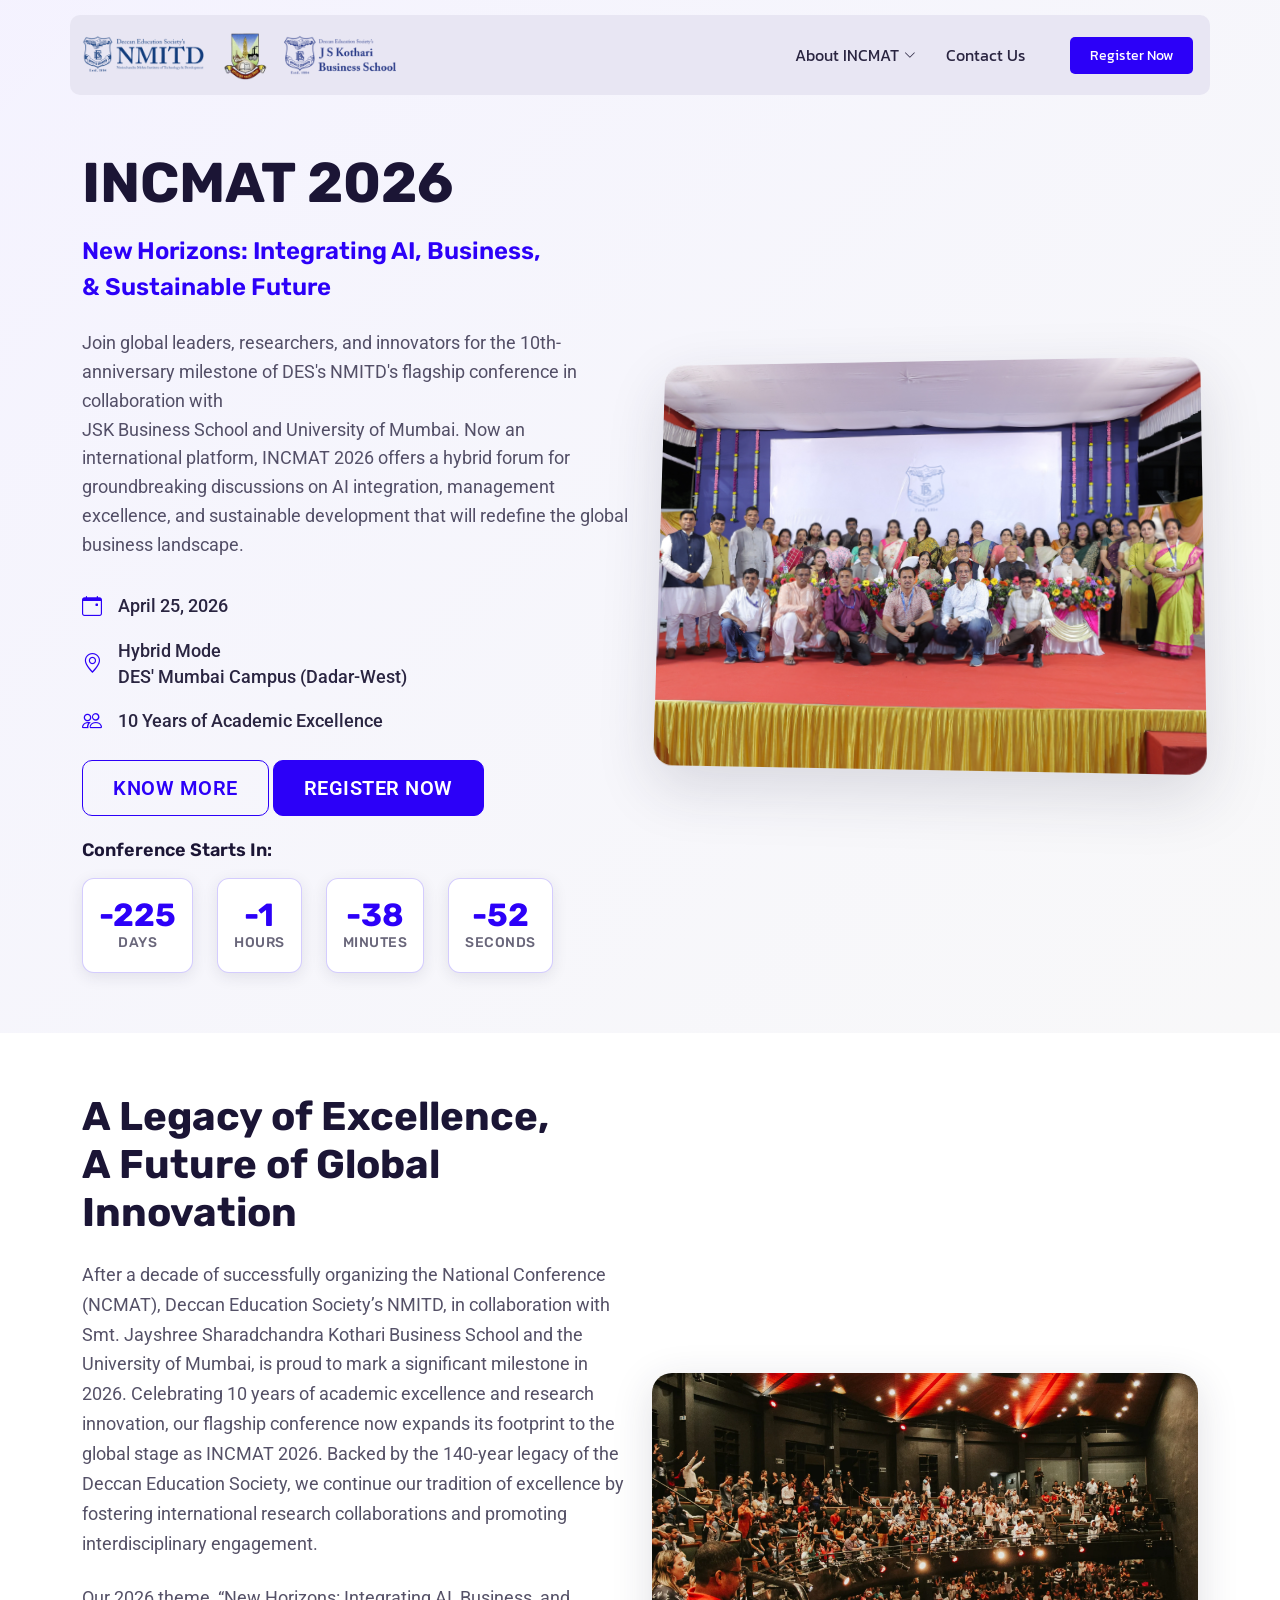
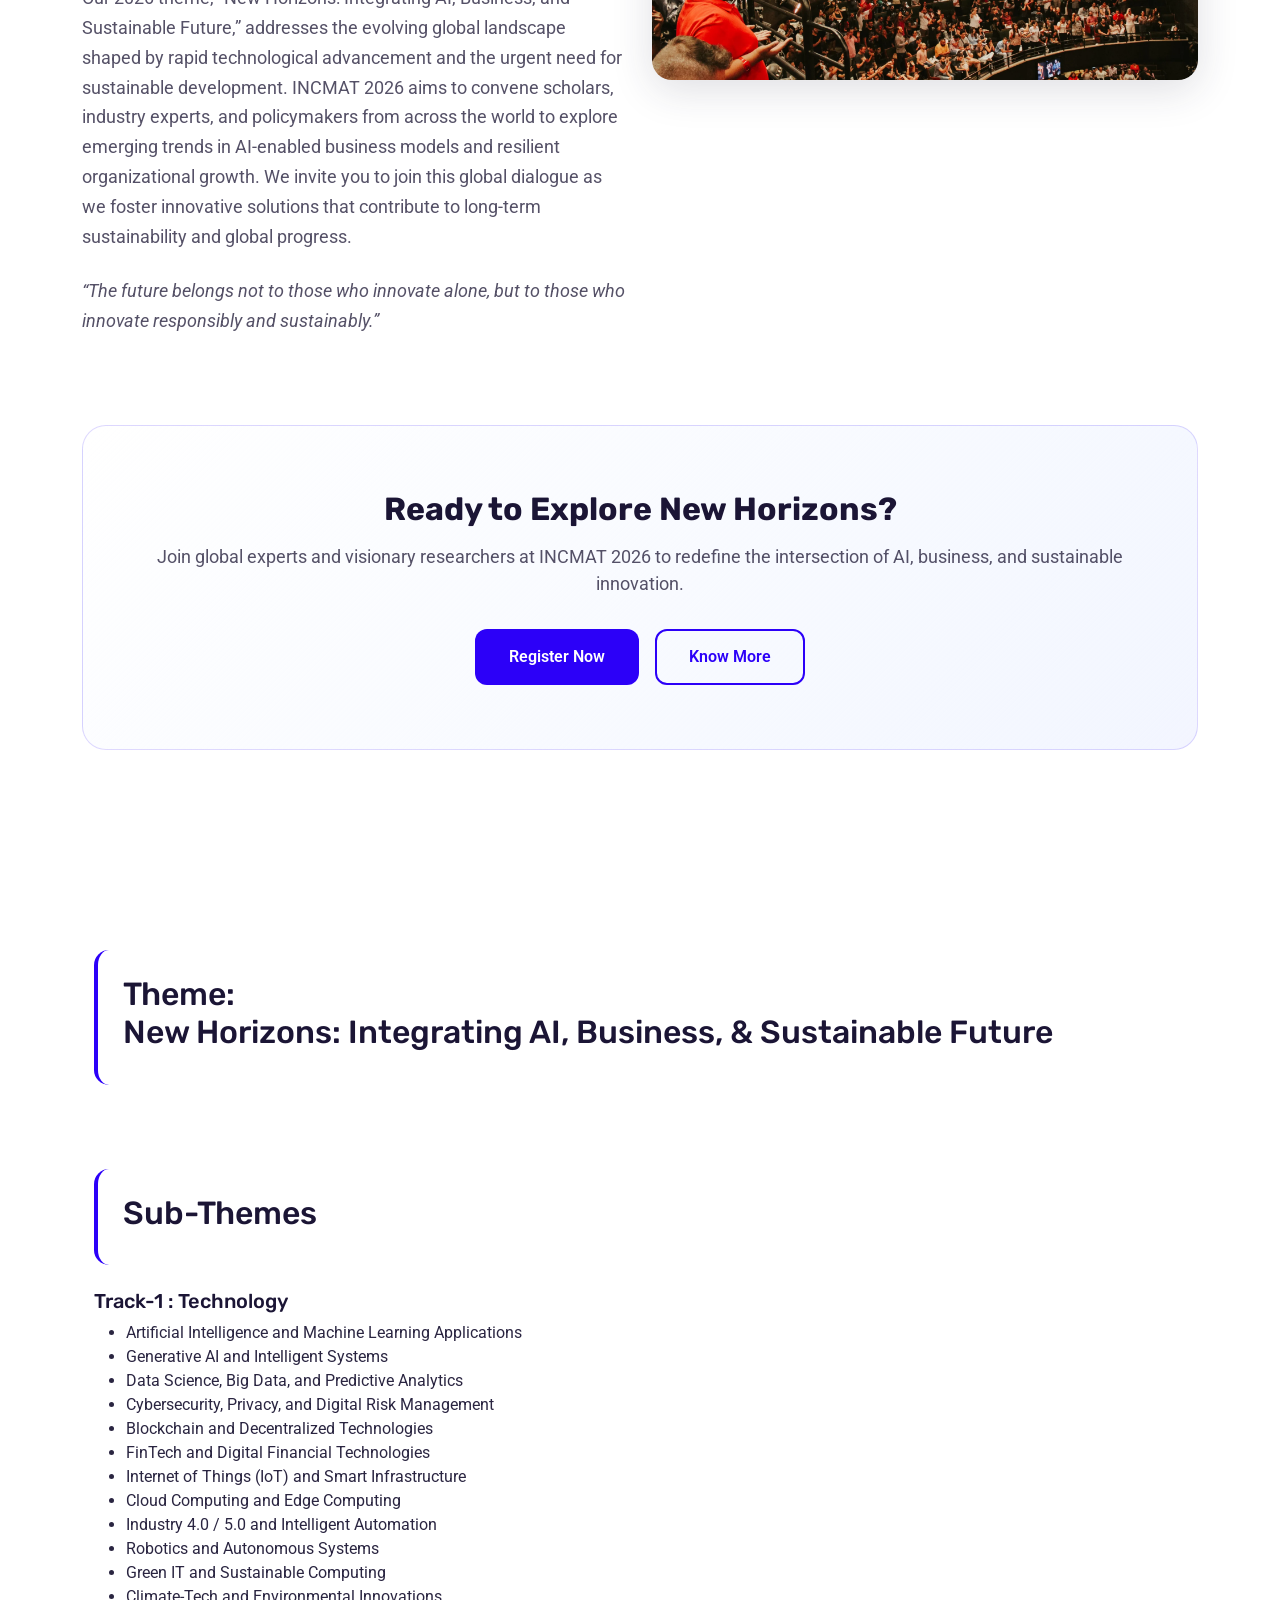
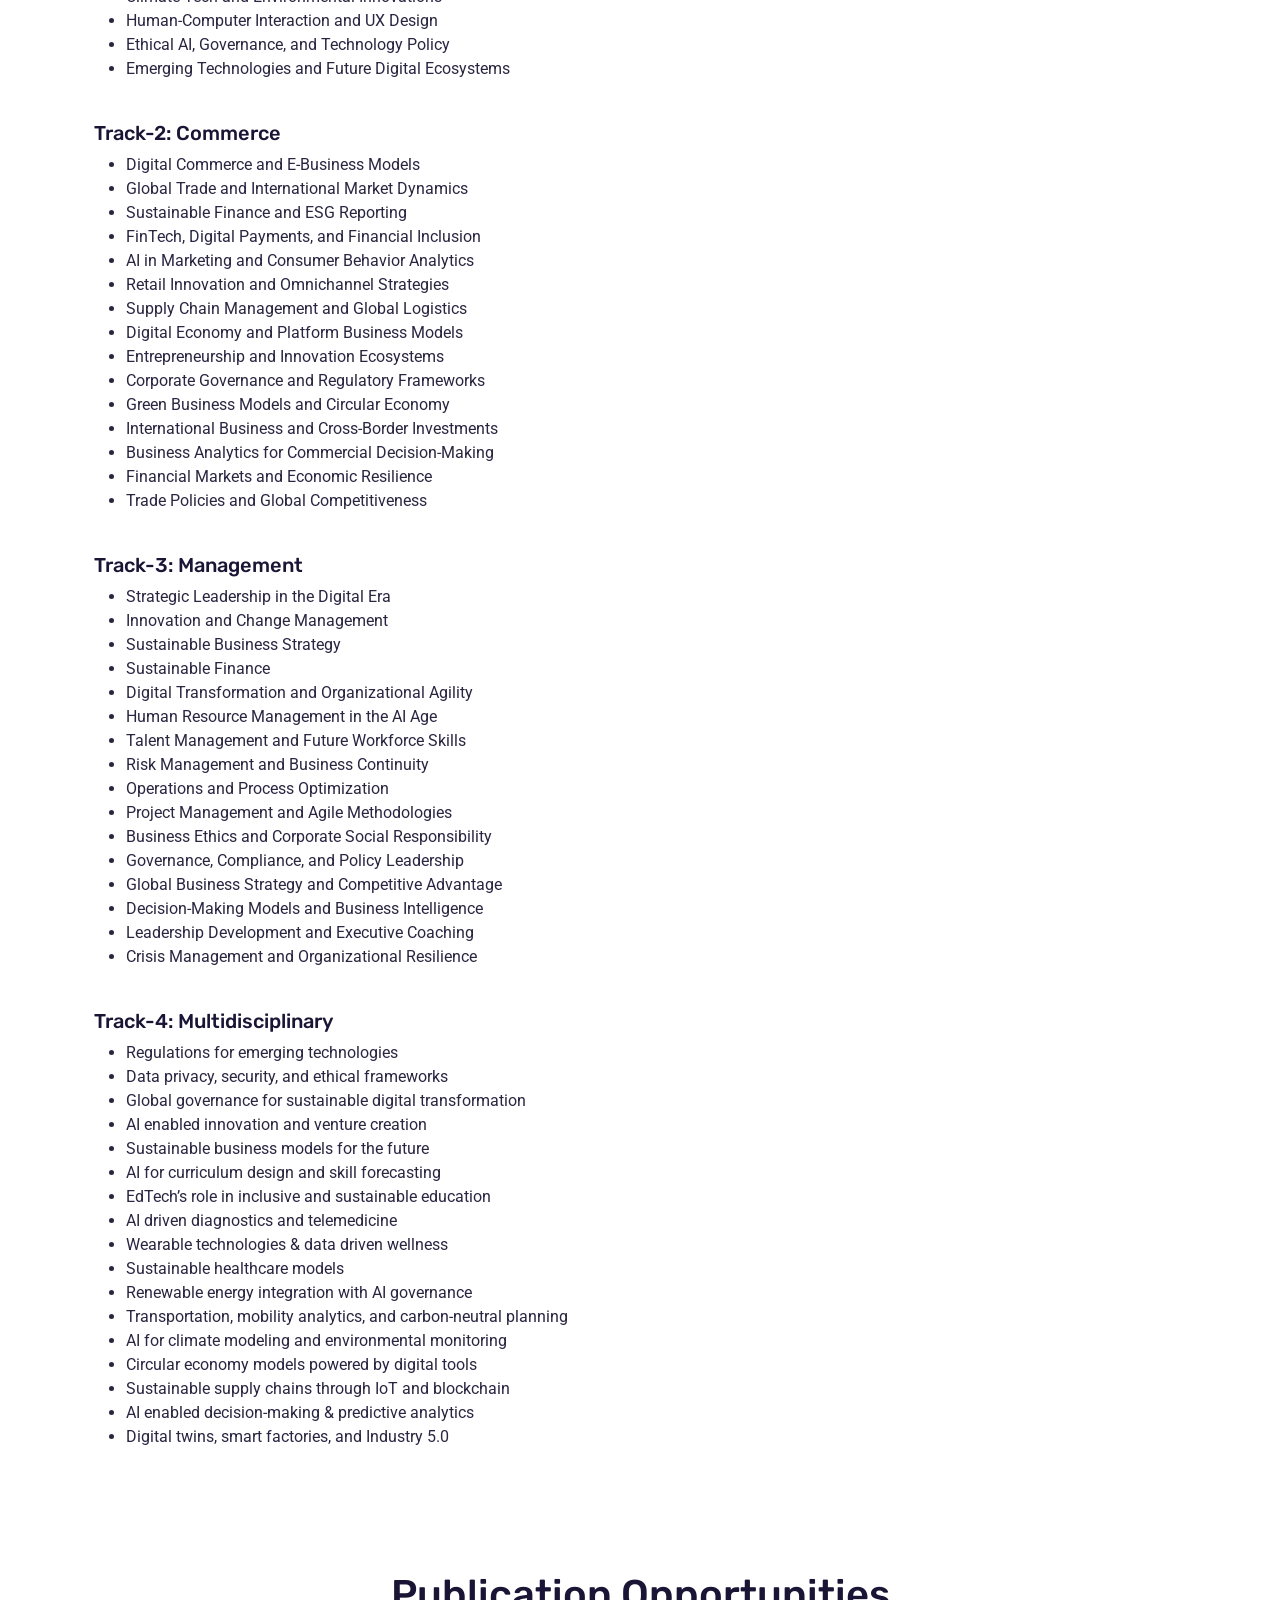
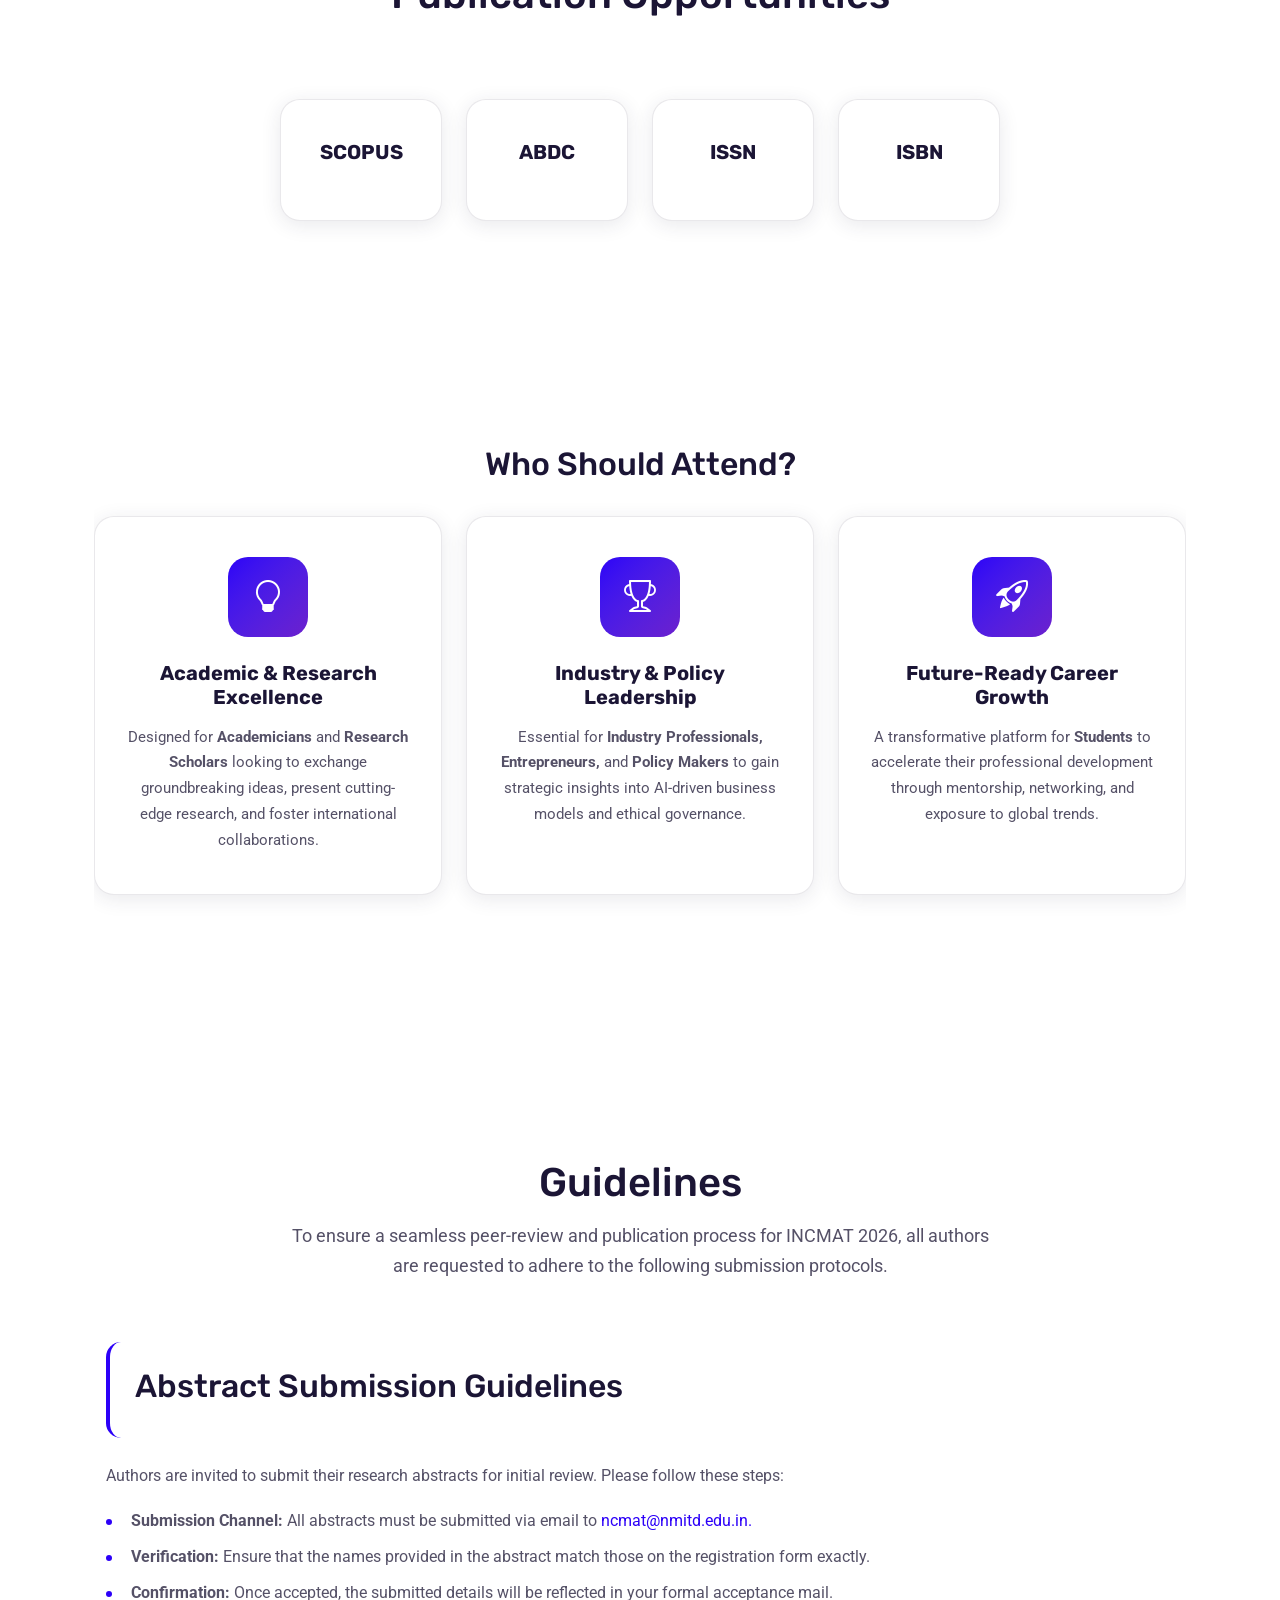
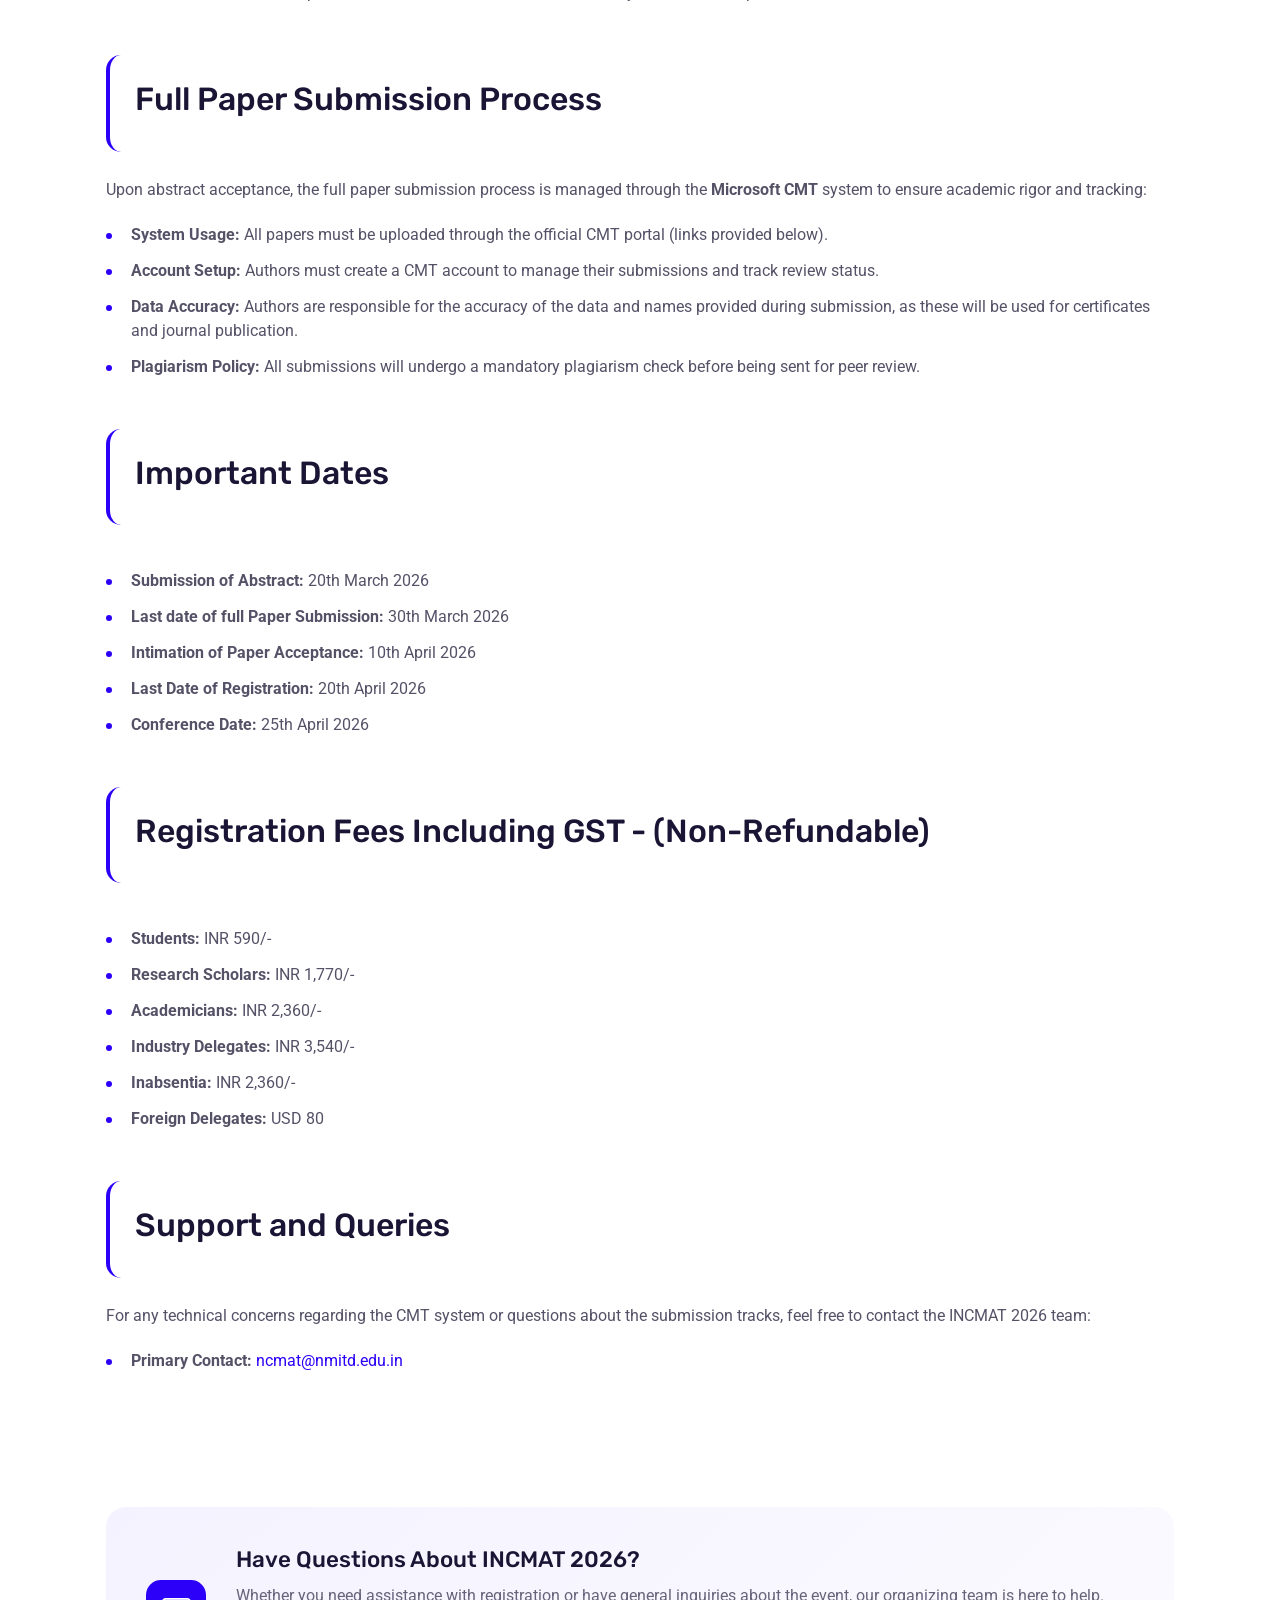
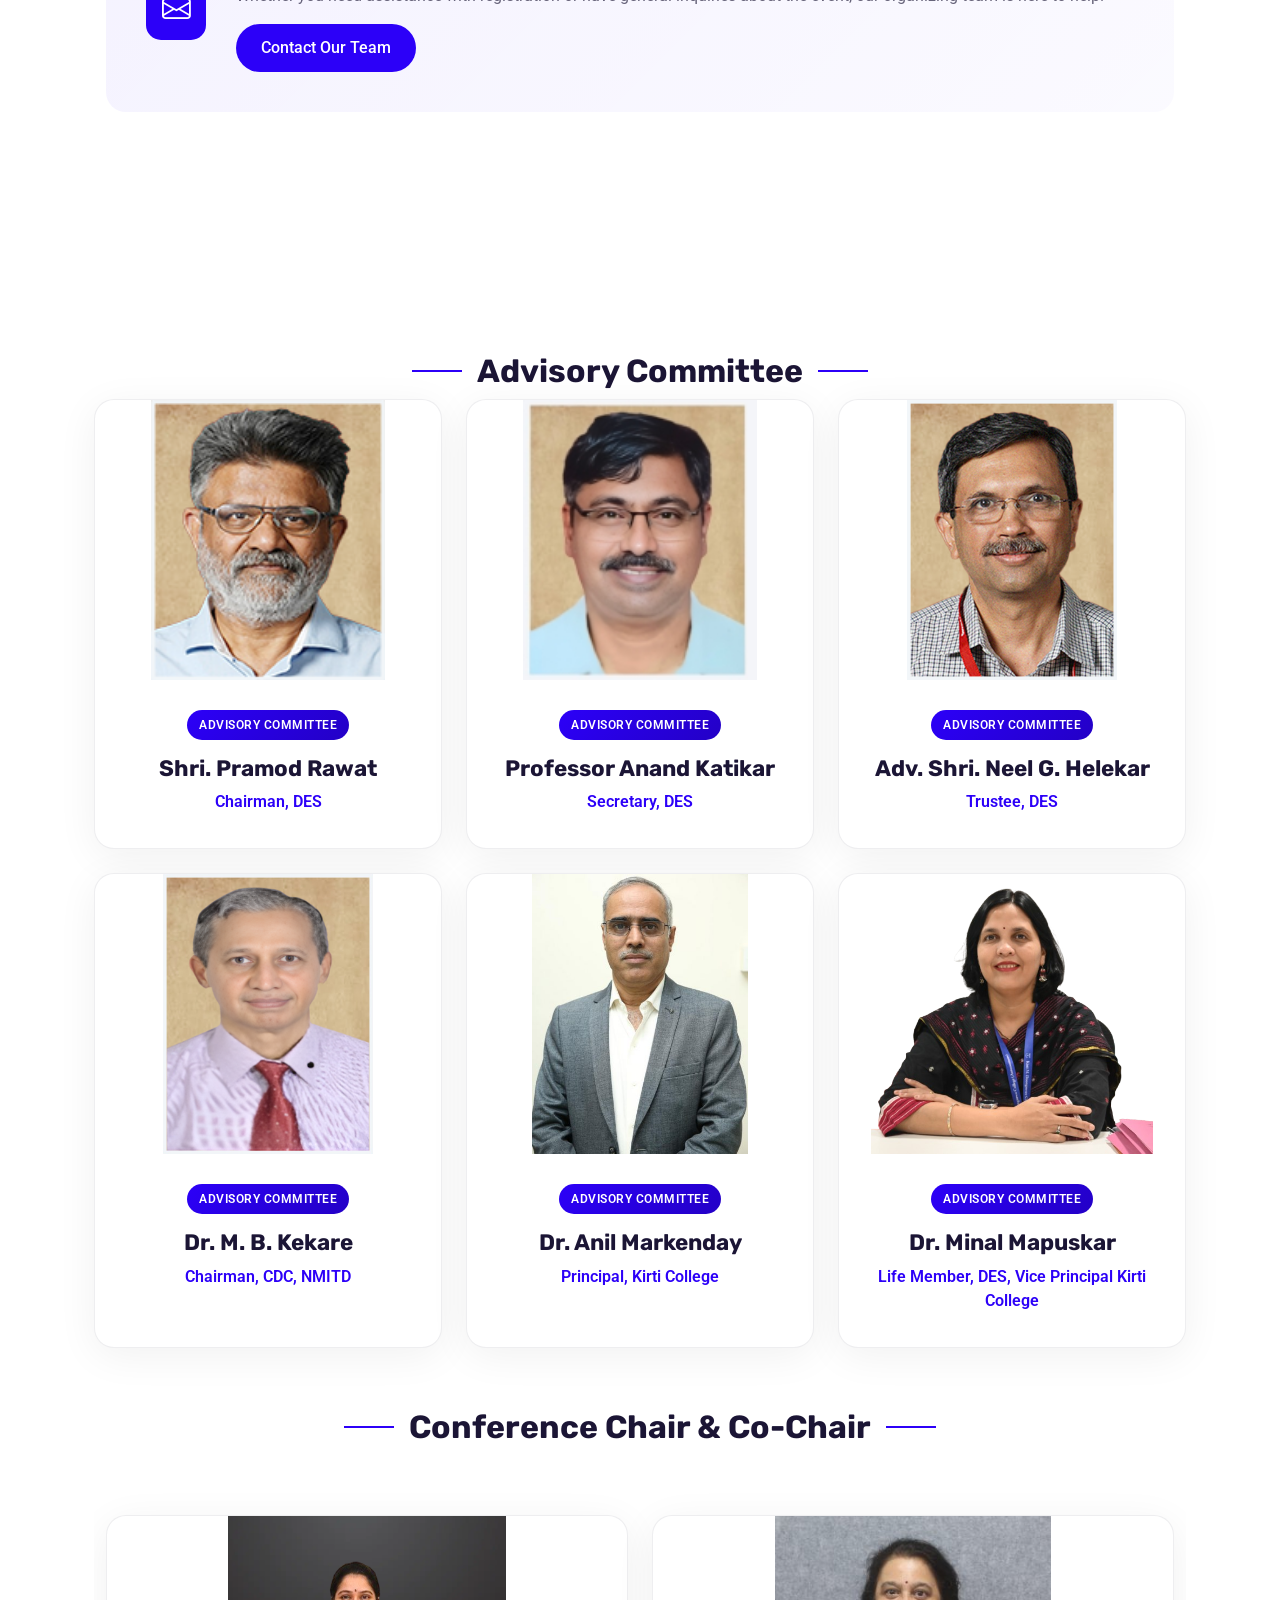
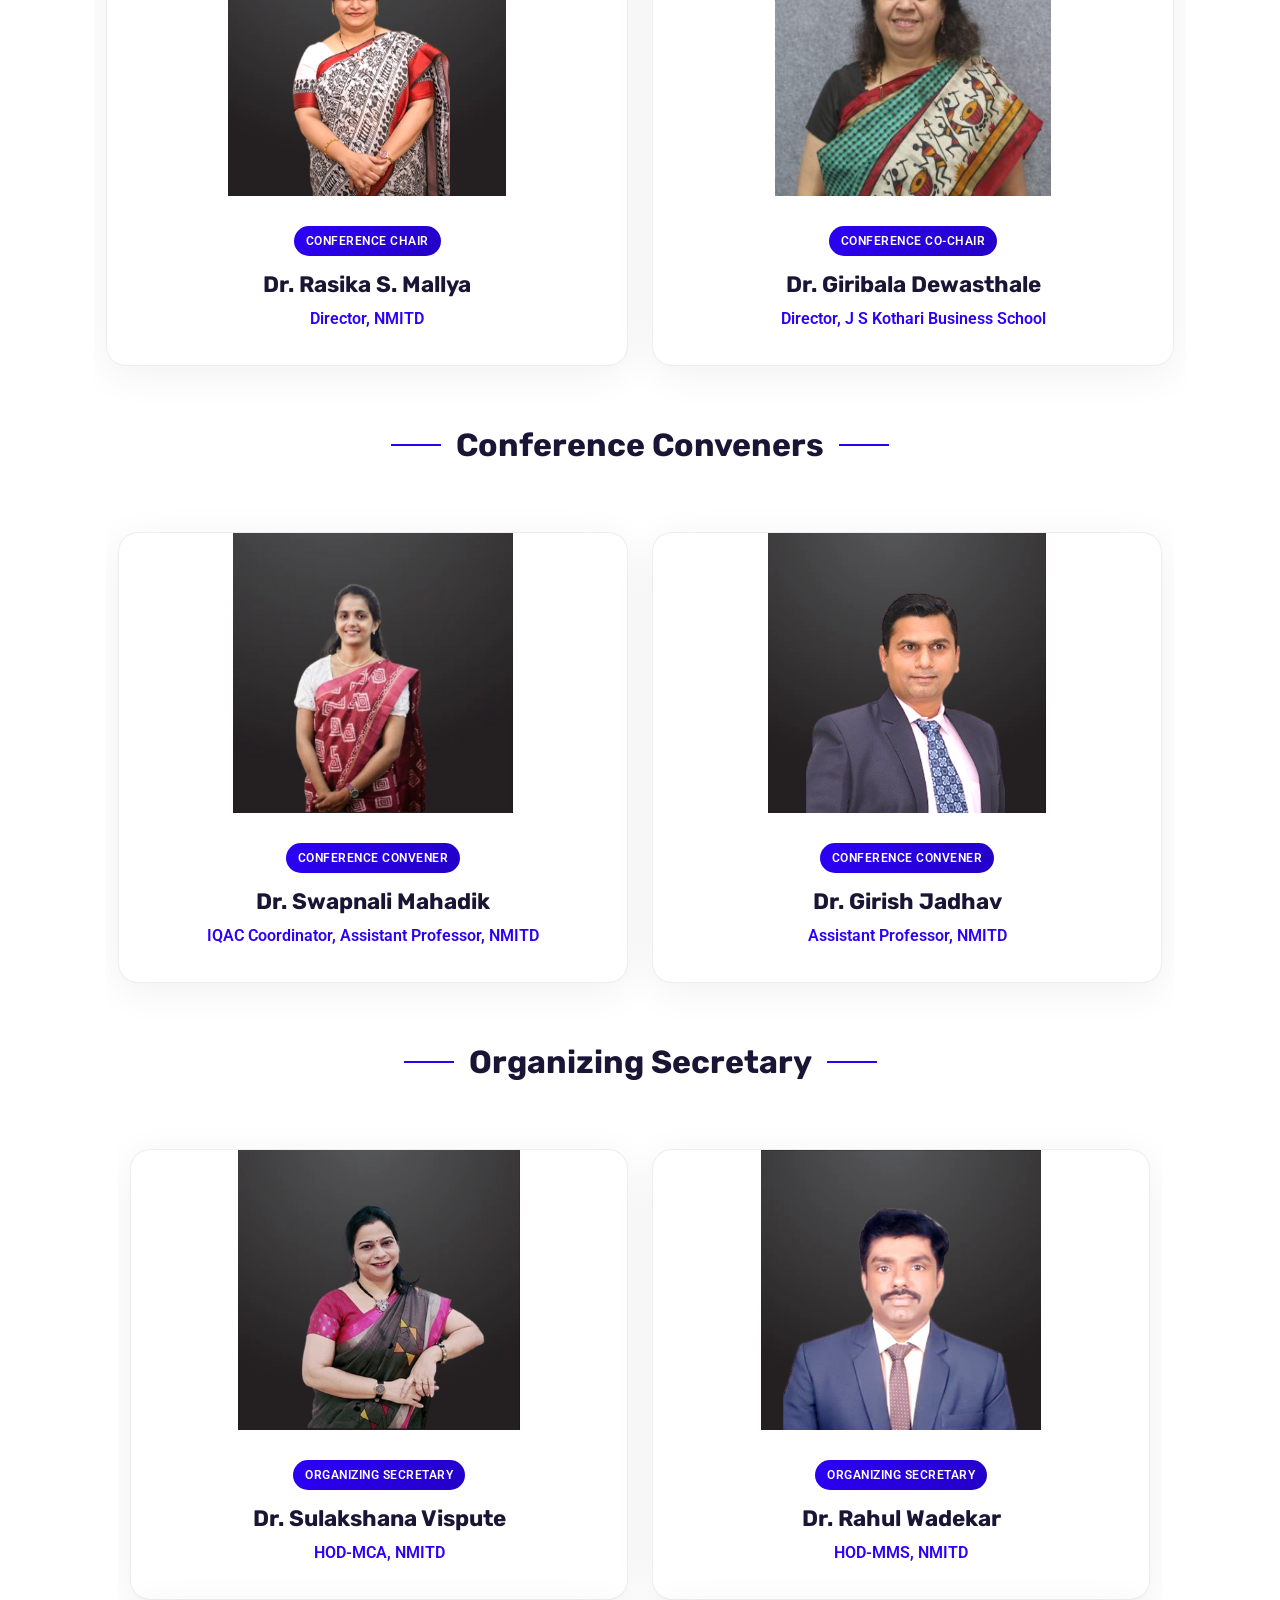
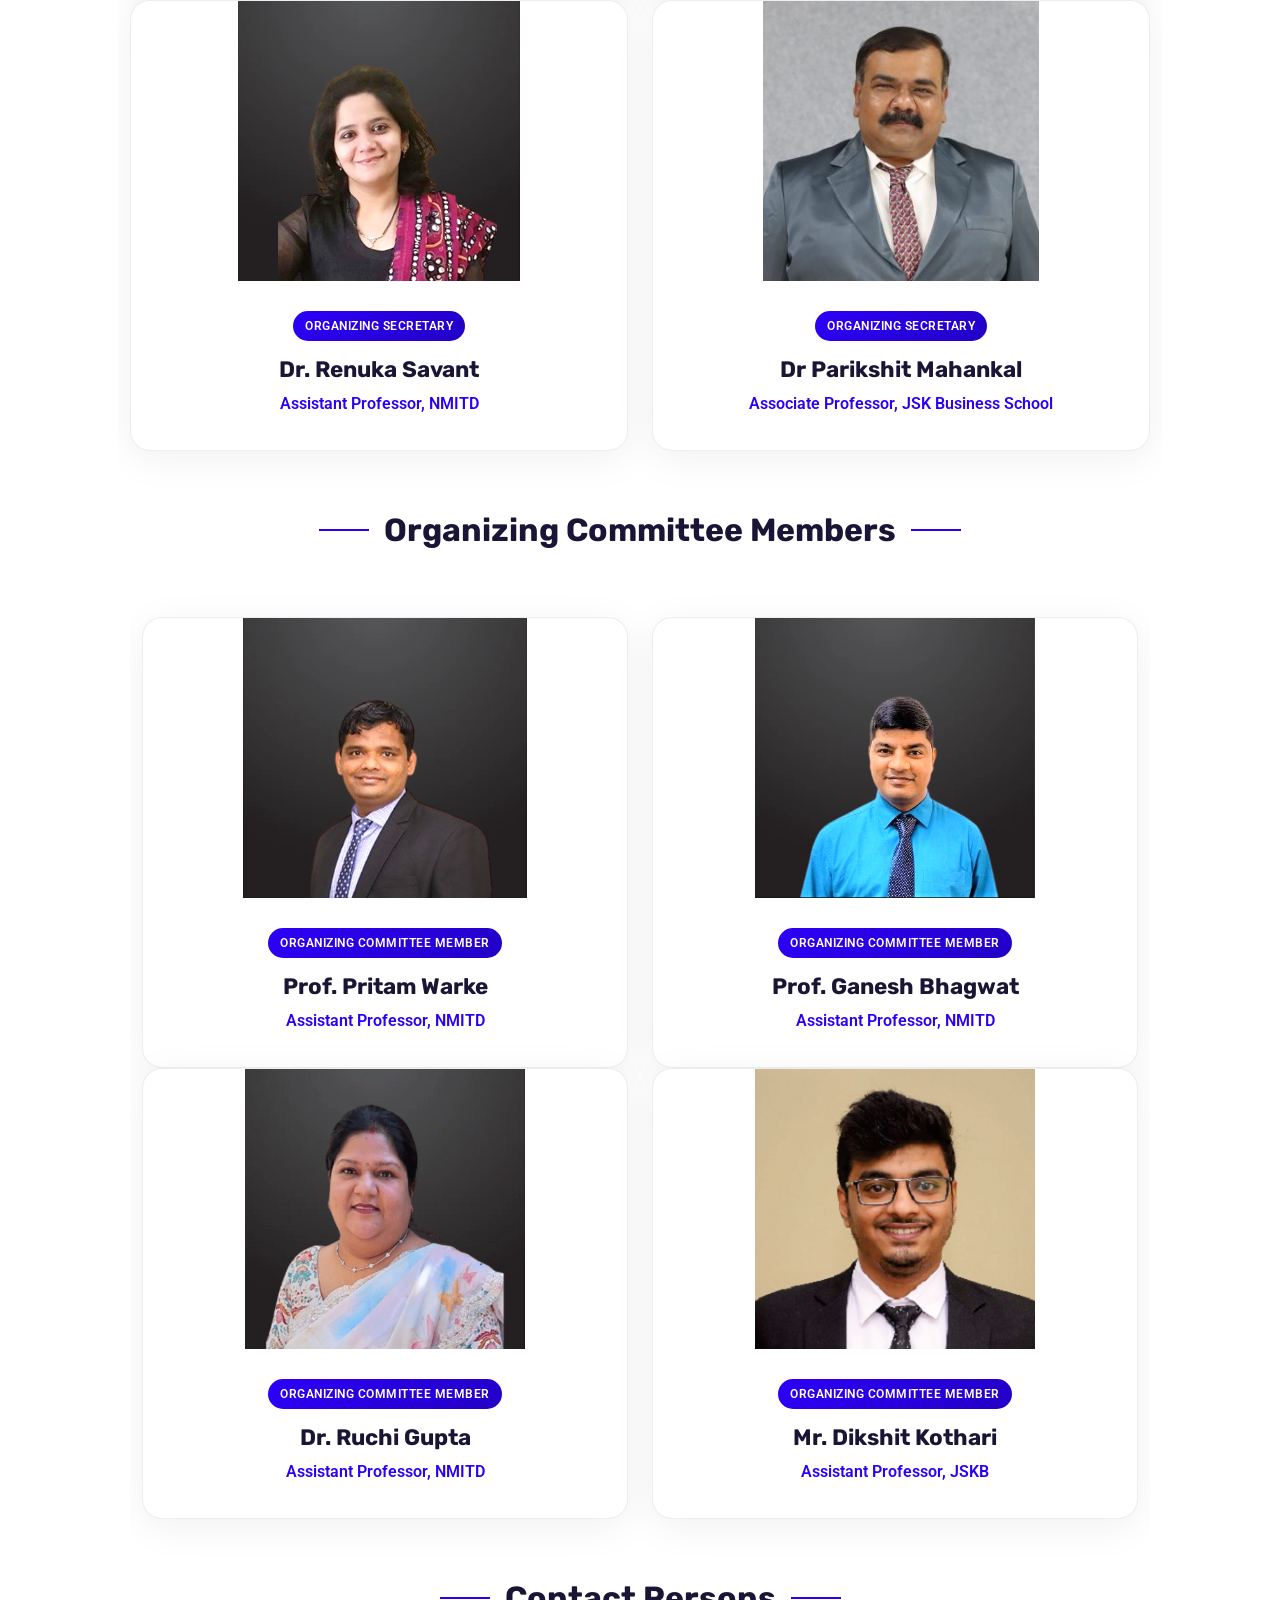
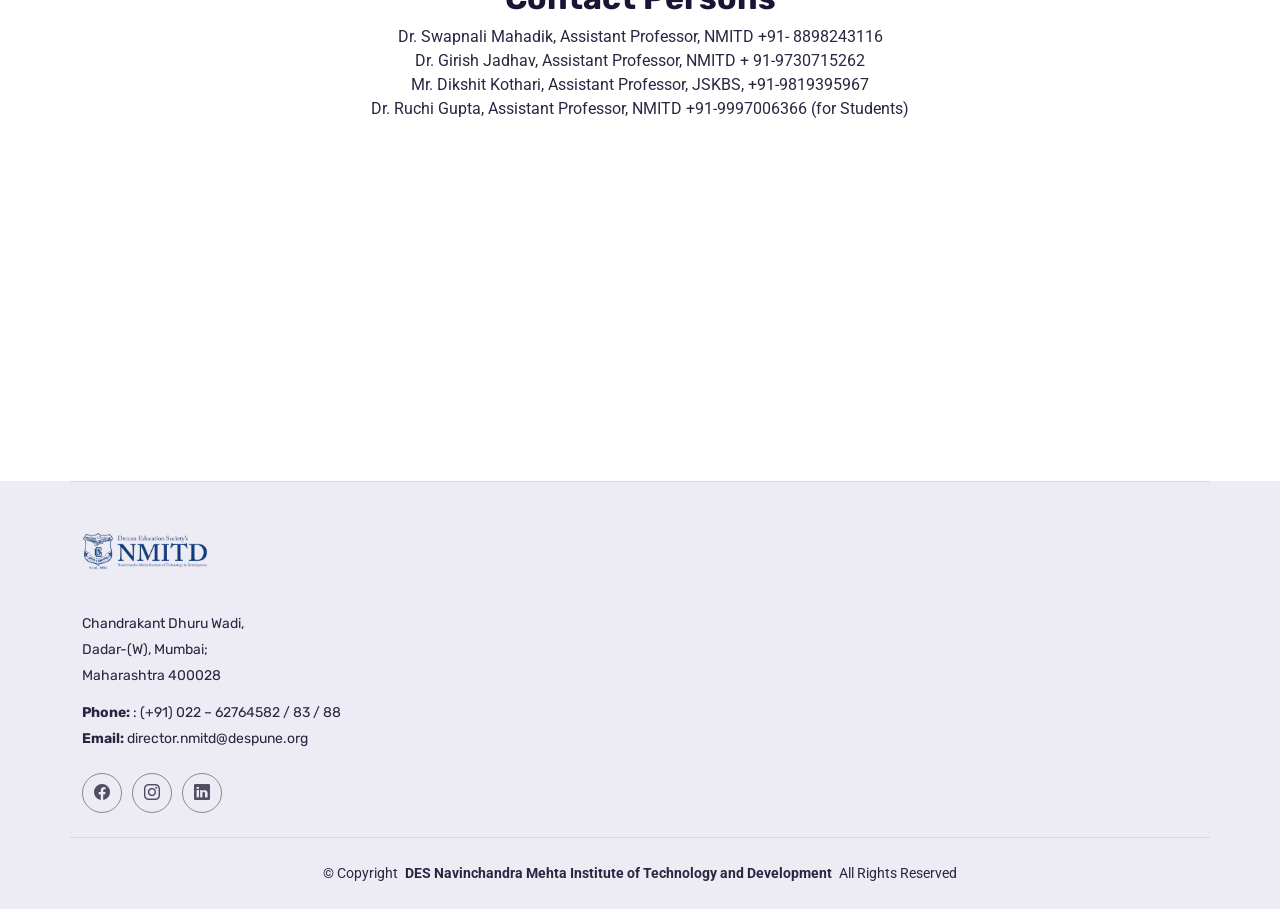
<file: index.html>
<!DOCTYPE html>
<html lang="en">

<head>
  <meta charset="utf-8">
  <meta content="width=device-width, initial-scale=1.0" name="viewport">
  <title>INCMAT | 2026</title>
  <meta name="description" content="">
  <meta name="keywords" content="">

  <!-- Favicons -->
  <link href="favicon.png" rel="icon">
  <!-- Fonts -->
  <link href="https://fonts.googleapis.com" rel="preconnect">
  <link href="https://fonts.gstatic.com" rel="preconnect" crossorigin>
  <link href="https://fonts.googleapis.com/css2?family=Roboto:ital,wght@0,100;0,300;0,400;0,500;0,700;0,900;1,100;1,300;1,400;1,500;1,700;1,900&family=Rubik:ital,wght@0,300;0,400;0,500;0,600;0,700;0,800;0,900;1,300;1,400;1,500;1,600;1,700;1,800;1,900&family=Kanit:ital,wght@0,100;0,200;0,300;0,400;0,500;0,600;0,700;0,800;0,900;1,100;1,200;1,300;1,400;1,500;1,600;1,700;1,800;1,900&display=swap" rel="stylesheet">

  <!-- Vendor CSS Files -->
  <link href="bootstrap.min.css" rel="stylesheet">
  <link href="bootstrap-icons.css" rel="stylesheet">
  <link href="aos.css" rel="stylesheet">
  <link href="swiper-bundle.min.css" rel="stylesheet">
  <link href="glightbox.min.css" rel="stylesheet">

  <!-- Main CSS File -->
  <link href="main.css" rel="stylesheet">
  <link rel="stylesheet" href="https://cdn.jsdelivr.net/npm/bootstrap-icons@1.11.3/font/bootstrap-icons.min.css">
</head>

<body class="index-page">

  <header id="header" class="header d-flex align-items-center fixed-top">
    <div class="header-container container-fluid container-xl position-relative d-flex align-items-center justify-content-between">

      <a href="index.html" class="logo d-flex align-items-center">
        <img src="navlogo.png" alt=""> 
      </a>

      <nav id="navmenu" class="navmenu">
        <ul>
          <li class="dropdown"><a href="#about"><span>About INCMAT</span> <i class="bi bi-chevron-down toggle-dropdown"></i></a>
            <ul>
              <li><a href="#theme">Theme</a></li>
              <li><a href="#publication">Publication Opportunities</a></li>
              <li><a href="#attend">Who Should Attend</a></li>
              <li><a href="#guidelines">Guidelines</a></li>
              <li><a href="#dates">Important Dates</a></li>
              <li><a href="#fees">Registration Fees</a></li>
              <li><a href="#committee">Committees</a></li>
            </ul>
          </li>
          <li><a href="contact.html">Contact Us</a></li>
          <a class="btn-getstarted" href="https://forms.gle/KTy7191DpLmSvgJC8">Register Now</a>
        </ul>
        <i class="mobile-nav-toggle d-xl-none bi bi-list"></i>
      </nav>
    </div>
  </header>

  <main class="main">

    <!-- Hero Section -->
    <section id="hero" class="hero section">

      <div class="container" data-aos="fade-up" data-aos-delay="100">

        <div class="row align-items-center">
          <div class="col-lg-6" data-aos="fade-right" data-aos-delay="200">
            <h1 class="hero-title">INCMAT 2026</h1>
            <p class="hero-subtitle">New Horizons: Integrating AI, Business,<br>& Sustainable Future</p>
            <p class="hero-description">Join global leaders, researchers, and innovators for the 10th-anniversary milestone of DES's NMITD's flagship conference in collaboration with <br>JSK Business School and University of Mumbai. Now an international platform, INCMAT 2026 offers a hybrid forum for groundbreaking discussions on AI integration, management excellence, and sustainable development that will redefine the global business landscape.</p>

            <div class="event-details mb-4">
              <div class="detail-item" data-aos="fade-up" data-aos-delay="300">
                <i class="bi bi-calendar-event"></i>
                <span>April 25, 2026</span>
              </div>
              <div class="detail-item" data-aos="fade-up" data-aos-delay="350">
                <i class="bi bi-geo-alt"></i>
                <span>Hybrid Mode <br> DES' Mumbai Campus (Dadar-West)</span>
              </div>
              <div class="detail-item" data-aos="fade-up" data-aos-delay="400">
                <i class="bi bi-people"></i>
                <span>10 Years of Academic Excellence</span>
              </div>
            </div>

            <div class="hero-actions" data-aos="fade-up" data-aos-delay="450">
              <a href="#theme" class="btn btn-outline-primary btn-lg">Know More</a>
              <a href="https://forms.gle/KTy7191DpLmSvgJC8" class="btn btn-primary btn-lg me-3">Register Now</a>
            </div>

            <div class="countdown-wrapper mt-4" data-aos="fade-up" data-aos-delay="500">
              <h5 class="countdown-title">Conference Starts In:</h5>
              <div class="countdown d-flex justify-content-start" data-count="2026/04/25">
                <div>
                  <h3 class="count-days"></h3>
                  <h4>Days</h4>
                </div>
                <div>
                  <h3 class="count-hours"></h3>
                  <h4>Hours</h4>
                </div>
                <div>
                  <h3 class="count-minutes"></h3>
                  <h4>Minutes</h4>
                </div>
                <div>
                  <h3 class="count-seconds"></h3>
                  <h4>Seconds</h4>
                </div>
              </div>
            </div>
          </div>

          <div class="col-lg-6" data-aos="fade-left" data-aos-delay="300">
            <div class="hero-image-wrapper">
              <img src="3.png" class="img-fluid hero-image">
              </div>
            </div>
          </div>
        </div>

      </div>

    </section><!-- /Hero Section -->

    <!-- About Section -->
    <section id="about" class="about section">

      <div class="container" data-aos="fade-up" data-aos-delay="100">

        <div class="row align-items-center">
          <div class="col-lg-6 mb-4 mb-lg-0">
            <div class="content">
              <h2 data-aos="fade-up" data-aos-delay="200">A Legacy of Excellence, <br>A Future of Global Innovation</h2>
              <p data-aos="fade-up" data-aos-delay="300">After a decade of successfully organizing the National Conference (NCMAT), Deccan Education Society’s NMITD, in collaboration with Smt. Jayshree Sharadchandra Kothari Business School and the University of Mumbai, is proud to mark a significant milestone in 2026. Celebrating 10 years of academic excellence and research innovation, our flagship conference now expands its footprint to the global stage as INCMAT 2026. Backed by the 140-year legacy of the Deccan Education Society, we continue our tradition of excellence by fostering international research collaborations and promoting interdisciplinary engagement.</p>
              <p data-aos="fade-up" data-aos-delay="400">Our 2026 theme, “New Horizons: Integrating AI, Business, and Sustainable Future,” addresses the evolving global landscape shaped by rapid technological advancement and the urgent need for sustainable development. INCMAT 2026 aims to convene scholars, industry experts, and policymakers from across the world to explore emerging trends in AI-enabled business models and resilient organizational growth. We invite you to join this global dialogue as we foster innovative solutions that contribute to long-term sustainability and global progress.</p>
              <P><i>“The future belongs not to those who innovate alone, but to those who innovate responsibly and sustainably.”</i></P>
            </div>
          </div>

          <div class="col-lg-6">
            <div class="image-wrapper" data-aos="zoom-in" data-aos-delay="300">
              <img src="showcase-8.webp" alt="Event showcase" class="img-fluid">
            </div>
          </div>
        </div>
<div class="cta-section" data-aos="fade-up" data-aos-delay="100">
          <div class="text-center">
            <h3>Ready to Explore New Horizons?</h3>
            <p>Join global experts and visionary researchers at INCMAT 2026 to redefine the intersection of AI, business, and sustainable innovation.</p>
            <div class="cta-buttons">
              <a href="https://forms.gle/KTy7191DpLmSvgJC8" class="btn btn-primary">Register Now</a>
              <a href="#theme" class="btn btn-outline">Know More</a>
            </div>
          </div>
        </div>

        <section id="terms-of-service" class="terms-of-service section">
      <br><br><br><br>
      <div class="container" data-aos="fade-up">
        <!-- Content -->
        <div class="tos-content" data-aos="fade-up" data-aos-delay="200">
          <br>
<div id="theme" class="content-section"> 
            <div class="alert-box">
            <h2>Theme:
              <br>New Horizons: Integrating AI, Business, & Sustainable Future</h2>
            </div><br>
           <div class="tos-header text-center" data-aos="fade-up">
          <h2></h2>
        </div>
          <!-- User Accounts -->
          <div id="user-accounts" class="content-section"> 
            <div class="alert-box">
            <h2>Sub-Themes</h2>
            </div><br>
            <h5>Track-1 : Technology</h5>
            <ul>
              <li>Artificial Intelligence and Machine Learning Applications</li>
              <li>Generative AI and Intelligent Systems</li>
              <li>Data Science, Big Data, and Predictive Analytics</li>
              <li>Cybersecurity, Privacy, and Digital Risk Management</li>
              <li>Blockchain and Decentralized Technologies</li>
              <li>FinTech and Digital Financial Technologies</li>
              <li>Internet of Things (IoT) and Smart Infrastructure</li>
              <li>Cloud Computing and Edge Computing</li>
              <li>Industry 4.0 / 5.0 and Intelligent Automation</li>
              <li>Robotics and Autonomous Systems</li>
              <li>Green IT and Sustainable Computing</li>
              <li>Climate-Tech and Environmental Innovations</li>
              <li>Human-Computer Interaction and UX Design</li>
              <li>Ethical AI, Governance, and Technology Policy</li>
              <li>Emerging Technologies and Future Digital Ecosystems</li>
            </ul>

            <br>
            <h5>Track-2: Commerce </h5>
            <ul>
              <li>Digital Commerce and E-Business Models</li>
              <li>Global Trade and International Market Dynamics</li>
              <li>Sustainable Finance and ESG Reporting</li>
              <li>FinTech, Digital Payments, and Financial Inclusion</li>
              <li>AI in Marketing and Consumer Behavior Analytics</li>
              <li>Retail Innovation and Omnichannel Strategies</li>
              <li>Supply Chain Management and Global Logistics</li>
              <li>Digital Economy and Platform Business Models</li>
              <li>Entrepreneurship and Innovation Ecosystems</li>
              <li>Corporate Governance and Regulatory Frameworks</li>
              <li>Green Business Models and Circular Economy</li>
              <li>International Business and Cross-Border Investments</li>
              <li>Business Analytics for Commercial Decision-Making</li>
              <li>Financial Markets and Economic Resilience</li>
              <li>Trade Policies and Global Competitiveness</li>
            </ul>
            <br>
            <h5>Track-3: Management </h5>
            <ul>
              <li>Strategic Leadership in the Digital Era</li>
              <li>Innovation and Change Management</li>
              <li>Sustainable Business Strategy</li>
              <li>Sustainable Finance </li>
              <li>Digital Transformation and Organizational Agility</li>
              <li>Human Resource Management in the AI Age</li>
              <li>Talent Management and Future Workforce Skills</li>
              <li>Risk Management and Business Continuity</li>
              <li>Operations and Process Optimization</li>
              <li>Project Management and Agile Methodologies</li>
              <li>Business Ethics and Corporate Social Responsibility</li>
              <li>Governance, Compliance, and Policy Leadership</li>
              <li>Global Business Strategy and Competitive Advantage</li>
              <li>Decision-Making Models and Business Intelligence</li>
              <li>Leadership Development and Executive Coaching</li>
              <li>Crisis Management and Organizational Resilience</li>
            </ul>
             <br>
            <h5>Track-4: Multidisciplinary </h5>
            <ul>
              <li>Regulations for emerging technologies </li>
              <li>Data privacy, security, and ethical frameworks </li>
              <li>Global governance for sustainable digital transformation</li>
              <li>AI enabled innovation and venture creation </li>
              <li>Sustainable business models for the future </li>
              <li>AI for curriculum design and skill forecasting </li>
              <li>EdTech’s role in inclusive and sustainable education</li>
              <li>AI driven diagnostics and telemedicine </li>
              <li>Wearable technologies & data driven wellness </li>
              <li>Sustainable healthcare models</li>
              <li>Renewable energy integration with AI governance </li>
              <li>Transportation, mobility analytics, and carbon-neutral planning</li>
              <li>AI for climate modeling and environmental monitoring </li>
              <li>Circular economy models powered by digital tools </li>
              <li>Sustainable supply chains through IoT and blockchain</li>
              <li>AI enabled decision-making & predictive analytics </li>
              <li>Digital twins, smart factories, and Industry 5.0</li>
            </ul>
           </div>
            </div>
<br><br><br>
            <div id="publication" class="content-section"> 
            <div class="tos-header text-center" data-aos="fade-up">
          <h2>Publication Opportunities</h2>
         <div class="features-grid">
          <div class="row g-4 justify-content-center">
  <div class="col-lg-2 col-md-3" data-aos="fade-up" data-aos-delay="200">
    <div class="feature-card">
      <h4>SCOPUS</h4>
    </div>
  </div>

  <div class="col-lg-2 col-md-3" data-aos="fade-up" data-aos-delay="300">
    <div class="feature-card">
      <h4>ABDC</h4>
    </div>
  </div>

  <div class="col-lg-2 col-md-3" data-aos="fade-up" data-aos-delay="400">
    <div class="feature-card">
      <h4>ISSN</h4>
    </div>
  </div>

  <div class="col-lg-2 col-md-3" data-aos="fade-up" data-aos-delay="500">
    <div class="feature-card">
      <h4>ISBN</h4>
    </div>
  </div>
</div>
          </div>

          </div>
<br>
<section id="attend" class="attend section"> <!--attend section begins-->
        <div class="features-grid">
          <div class="row g-4">
            <h2 class="text-center">Who Should Attend?</h2>
            <div class="col-lg-4 col-md-6" data-aos="fade-up" data-aos-delay="200">
              <div class="feature-card">
                <div class="feature-icon">
                  <i class="bi bi-lightbulb"></i> 
                </div>
                <h4>Academic & Research Excellence</h4>
                <p>Designed for <b>Academicians</b> and <b>Research Scholars</b> looking to exchange groundbreaking ideas, present cutting-edge research, and foster international collaborations.</p>
              </div>
            </div>

            <div class="col-lg-4 col-md-6" data-aos="fade-up" data-aos-delay="300">
              <div class="feature-card">
                <div class="feature-icon">
                  <i class="bi bi-trophy"></i>
                </div>
                <h4>Industry & Policy Leadership</h4>
                <p>Essential for <b>Industry Professionals, Entrepreneurs,</b> and <b>Policy Makers</b> to gain strategic insights into AI-driven business models and ethical governance.</p>
              </div>
            </div>

            <div class="col-lg-4 col-md-6" data-aos="fade-up" data-aos-delay="400">
              <div class="feature-card">
                <div class="feature-icon">
                  <i class="bi bi-rocket-takeoff"></i>
                </div>
                <h4>Future-Ready Career Growth</h4>
                <p>A transformative platform for <b>Students</b> to accelerate their professional development through mentorship, networking, and exposure to global trends.</p>
              </div>
            </div>
          </div>
        </section><!--Attend Section ends-->
        
<section id="guidelines" class="terms-of-service section">
      <br><br><br><br>
      <div class="container" data-aos="fade-up">
        <!-- Page Header -->
        <div class="tos-header text-center" data-aos="fade-up">
          <h2>Guidelines</h2>
          <p>To ensure a seamless peer-review and publication process for INCMAT 2026, all authors are requested to adhere to the following submission protocols.
        </div>

        <!-- Content -->
        <div class="tos-content" data-aos="fade-up" data-aos-delay="200">
          <div id="intellectual-property" class="content-section">
            <div id="user-accounts" class="content-section"> 
            <div class="alert-box">
            <h2>Abstract Submission Guidelines</h2>
            </div><br>
            <p>Authors are invited to submit their research abstracts for initial review. Please follow these steps:</p>
            <ul class="list-items">
              <li><b>Submission Channel: </b>All abstracts must be submitted via email to <a href="ncmat@nmitd.edu.in.">ncmat@nmitd.edu.in.</a></li>
              <li><b>Verification: </b>Ensure that the names provided in the abstract match those on the registration form exactly.</li>
              <li><b>Confirmation: </b> Once accepted, the submitted details will be reflected in your formal acceptance mail.</li>
            </ul>
          </div>


            <div id="intellectual-property" class="content-section">
            <div id="user-accounts" class="content-section"> 
            <div class="alert-box">
            <h2>Full Paper Submission Process</h2>
            </div><br>
            <p>Upon abstract acceptance, the full paper submission process is managed through the <b>Microsoft CMT</b> system to ensure academic rigor and tracking:</p>
            <ul class="list-items">
              <li><b>System Usage:</b> All papers must be uploaded through the official CMT portal (links provided below).</a></li>
              <li><b>Account Setup:</b> Authors must create a CMT account to manage their submissions and track review status.</li>
              <li><b>Data Accuracy:</b> Authors are responsible for the accuracy of the data and names provided during submission, as these will be used for certificates and journal publication.</li>
              <li><b>Plagiarism Policy:</b> All submissions will undergo a mandatory plagiarism check before being sent for peer review.</li>
            </ul>
          </div>


           <div id="dates" class="content-section">
            <div id="user-accounts" class="content-section"> 
            <div class="alert-box">
            <h2>Important Dates</h2>
            </div><br>
            <ul class="list-items">  
            <li><b>Submission of Abstract:</b> 20th March 2026</li>
            <li><b>Last date of full Paper Submission: </b> 30th March 2026</li>
            <li><b>Intimation of Paper Acceptance: </b> 10th April 2026</li>
            <li><b>Last Date of Registration: </b>20th April 2026</li>
            <li><b>Conference Date:</b> 25th April 2026</li>
            </ul>
          </div>


           <div id="fees" class="content-section">
            <div id="user-accounts" class="content-section"> 
            <div class="alert-box">
            <h2>Registration Fees Including GST - (Non-Refundable) </h2>
            </div><br>
            <ul class="list-items">  
            <li><b>Students: </b> INR 590/-</li>
            <li><b>Research Scholars: </b>INR 1,770/-</li>
            <li><b>Academicians:</b> INR 2,360/-</li>
            <li><b>Industry Delegates: </b>INR 3,540/-</li>
             <li><b>Inabsentia: </b>INR 2,360/-</li>
            <li><b>Foreign Delegates: </b>USD 80</li>
            </ul>
          </div>


           <div id="intellectual-property" class="content-section">
            <div id="user-accounts" class="content-section"> 
            <div class="alert-box">
            <h2>Support and Queries</h2>
            </div><br>
            <p>For any technical concerns regarding the CMT system or questions about the submission tracks, feel free to contact the INCMAT 2026 team:</p>
            <ul class="list-items">
              <li><b>Primary Contact:  </b><a href="ncmat@nmitd.edu.in">ncmat@nmitd.edu.in</a></li>
            </ul>
          </div>
          <br>
            </div>
          </div>

        <!-- Contact Section -->
        <div class="tos-contact" data-aos="fade-up" data-aos-delay="300">
          <div class="contact-box">
            <div class="contact-icon">
              <i class="bi bi-envelope"></i>
            </div>
            <div class="contact-content">
              <h4>Have Questions About INCMAT 2026?</h4>
              <p>Whether you need assistance with registration or have general inquiries about the event, our organizing team is here to help.</p>
              <a href="contact.html" class="contact-link">Contact Our Team</a>
            </div>
          </div>
        </div>
      </div>

    </section><!-- /Terms Of Service Section -->
          <div id="committee" class="content-section"> 
        </div>
    </section><!--higlights section ends-->

  </section>
     <!-- Speakers Section -->
    <section id="speakers" class="speakers section">

      <!-- Section Title -->
      <div class="container section-title" data-aos="fade-up">
        <h2>Advisory Committee</h2>
              <div class="container" data-aos="fade-up" data-aos-delay="100">

        <div class="row g-4">
          <div class="col-lg-4 col-md-6" data-aos="fade-up" data-aos-delay="200">
            <div class="speaker-card">
              <div class="speaker-image">
                <img src="pramod rawat.png" alt="Speaker" class="img-fluid">
              </div>
              <div class="speaker-content">
                <div class="speaker-badge">Advisory Committee</div>
                <h4>Shri. Pramod Rawat</h4>
                <p class="speaker-title">Chairman, DES</p>
                <div class="speaker-session">
                </div>
              </div>
            </div>
          </div><!-- End Speaker Card -->

          <div class="col-lg-4 col-md-6" data-aos="fade-up" data-aos-delay="200">
            <div class="speaker-card">
              <div class="speaker-image">
                <img src="AnandKatikarSecretary.jpg" alt="Speaker" class="img-fluid">
              </div>
              <div class="speaker-content">
                <div class="speaker-badge">Advisory Committee</div>
                <h4>Professor Anand Katikar </h4>
                <p class="speaker-title">Secretary, DES</p>
                <div class="speaker-session">
                </div>
              </div>
            </div>
          </div><!-- End Speaker Card -->

                    <div class="col-lg-4 col-md-6" data-aos="fade-up" data-aos-delay="200">
            <div class="speaker-card">
              <div class="speaker-image">
                <img src="NeelHelekarsir.jpg" alt="Speaker" class="img-fluid">
              </div>
              <div class="speaker-content">
                <div class="speaker-badge">Advisory Committee</div>
                <h4>Adv. Shri. Neel G. Helekar  </h4>
                <p class="speaker-title">Trustee, DES</p>
                <div class="speaker-session">
                </div>
              </div>
            </div>
          </div><!-- End Speaker Card -->

            <div class="col-lg-4 col-md-6" data-aos="fade-up" data-aos-delay="200">
            <div class="speaker-card">
              <div class="speaker-image">
                <img src="m b kekare.png" alt="Speaker" class="img-fluid">
              </div>
              <div class="speaker-content">
                <div class="speaker-badge">Advisory Committee</div>
                <h4>Dr. M. B. Kekare </h4>
                <p class="speaker-title">Chairman, CDC, NMITD</p>
                <div class="speaker-session">
                </div>
              </div>
            </div>
          </div><!-- End Speaker Card -->

            <div class="col-lg-4 col-md-6" data-aos="fade-up" data-aos-delay="200">
            <div class="speaker-card">
              <div class="speaker-image">
                <img src="Principal_Prof.-Dr.-Anil-Markandeya-Sir.jpeg" alt="Speaker" class="img-fluid">
              </div>
              <div class="speaker-content">
                <div class="speaker-badge">Advisory Committee</div>
                <h4>Dr. Anil Markenday  </h4>
                <p class="speaker-title">Principal, Kirti College</p>
                <div class="speaker-session">
                </div>
              </div>
            </div>
          </div><!-- End Speaker Card -->

            <div class="col-lg-4 col-md-6" data-aos="fade-up" data-aos-delay="200">
            <div class="speaker-card">
              <div class="speaker-image">
                <img src="VP_Minal_maam.png" alt="Speaker" class="img-fluid">
              </div>
              <div class="speaker-content">
                <div class="speaker-badge">Advisory Committee</div>
                <h4>Dr. Minal Mapuskar   </h4>
                <p class="speaker-title">Life Member, DES, Vice Principal Kirti College </p>
                <div class="speaker-session">
                </div>
              </div>
            </div>
          </div><!-- End Speaker Card -->
        </div>


    <!-- Speakers Section -->
    <section id="speakers" class="speakers section">

      <!-- Section Title -->
      <div class="container section-title" data-aos="fade-up">
        <h2>Conference Chair & Co-Chair</h2>
      </div><!-- End Section Title -->

      <div class="container" data-aos="fade-up" data-aos-delay="100">

        <div class="row g-6">
          <div class="col-lg-6 col-md-4" data-aos="fade-up" data-aos-delay="200">
            <div class="speaker-card">
              <div class="speaker-image">
                <img src="Dr.-Rasika-Mallya-1.png" alt="Speaker" class="img-fluid">
              </div>
              <div class="speaker-content">
                <div class="speaker-badge">Conference Chair</div>
                <h4>Dr. Rasika S. Mallya </h4>
                <p class="speaker-title">Director, NMITD</p>
                <div class="speaker-session">
                </div>
              </div>
            </div>
          </div><!-- End Speaker Card -->

            <div class="col-lg-6 col-md-4" data-aos="fade-up" data-aos-delay="200">
            <div class="speaker-card">
              <div class="speaker-image">
                <img src="Dr.-Giribala-Dewasthale-1.jpg" alt="Speaker" class="img-fluid">
              </div>
              <div class="speaker-content">
                <div class="speaker-badge">Conference Co-Chair</div>
                <h4>Dr. Giribala Dewasthale</h4>
                <p class="speaker-title">Director, J S Kothari Business School</p>
                <div class="speaker-session">
                </div>
              </div>
            </div>
          </div><!-- End Speaker Card -->
        </div>

 <!-- Speakers Section -->
    <section id="speakers" class="speakers section">

      <!-- Section Title -->
      <div class="container section-title" data-aos="fade-up">
        <h2>Conference Conveners</h2>
      </div><!-- End Section Title -->

      <div class="container" data-aos="fade-up" data-aos-delay="100">

        <div class="row g-6">
          <div class="col-lg-6 col-md-4" data-aos="fade-up" data-aos-delay="200">
            <div class="speaker-card">
              <div class="speaker-image">
                <img src="swap2-1.png" alt="Speaker" class="img-fluid">
              </div>
              <div class="speaker-content">
                <div class="speaker-badge">Conference Convener</div>
                <h4>Dr. Swapnali Mahadik</h4>
                <p class="speaker-title">IQAC Coordinator, Assistant Professor, NMITD</p>
                <div class="speaker-session">
                </div>
              </div>
            </div>
          </div><!-- End Speaker Card -->

            <div class="col-lg-6 col-md-4" data-aos="fade-up" data-aos-delay="200">
            <div class="speaker-card">
              <div class="speaker-image">
                <img src="Mr.-Girish-Jadhav-1.png" alt="Speaker" class="img-fluid">
              </div>
              <div class="speaker-content">
                <div class="speaker-badge">Conference Convener</div>
                <h4>Dr. Girish Jadhav</h4>
                <p class="speaker-title">Assistant Professor, NMITD</p>
                <div class="speaker-session">
                </div>
              </div>
            </div>
          </div><!-- End Speaker Card -->
        </div>


        
<!-- Speakers Section -->
    <section id="speakers" class="speakers section">

      <!-- Section Title -->
      <div class="container section-title" data-aos="fade-up">
        <h2>Organizing Secretary</h2>
      </div><!-- End Section Title -->

      <div class="container" data-aos="fade-up" data-aos-delay="100">

        <div class="row g-6">
          <div class="col-lg-6 col-md-4" data-aos="fade-up" data-aos-delay="200">
            <div class="speaker-card">
              <div class="speaker-image">
                <img src="Dr.-Sulkashana-Vispute-1.png" alt="Speaker" class="img-fluid">
              </div>
              <div class="speaker-content">
                <div class="speaker-badge">Organizing Secretary</div>
                <h4>Dr. Sulakshana Vispute</h4>
                <p class="speaker-title">HOD-MCA, NMITD</p>
                <div class="speaker-session">
                </div>
              </div>
            </div>
          </div><!-- End Speaker Card -->

            <div class="col-lg-6 col-md-4" data-aos="fade-up" data-aos-delay="200">
            <div class="speaker-card">
              <div class="speaker-image">
                <img src="Mr.-Rahul-Wadekar-1.png" alt="Speaker" class="img-fluid">
              </div>
              <div class="speaker-content">
                <div class="speaker-badge">Organizing Secretary</div>
                <h4>Dr. Rahul Wadekar</h4>
                <p class="speaker-title"> HOD-MMS, NMITD</p>
                <div class="speaker-session">
                </div>
              </div>
            </div>
          </div><!-- End Speaker Card -->

           <div class="col-lg-6 col-md-4" data-aos="fade-up" data-aos-delay="200">
            <div class="speaker-card">
              <div class="speaker-image">
                <img src="Dr.-Renuka-Sawant-1.png" alt="Speaker" class="img-fluid">
              </div>
              <div class="speaker-content">
                <div class="speaker-badge">Organizing Secretary</div>
                <h4>Dr. Renuka Savant</h4>
                <p class="speaker-title">Assistant Professor, NMITD</p>
                <div class="speaker-session">
                </div>
              </div>
            </div>
          </div><!-- End Speaker Card -->

          <div class="col-lg-6 col-md-4" data-aos="fade-up" data-aos-delay="200">
            <div class="speaker-card">
              <div class="speaker-image">
                <img src="Dr.-Parikshit-Mahankal-1.jpg" alt="Speaker" class="img-fluid">
              </div>
              <div class="speaker-content">
                <div class="speaker-badge">Organizing Secretary</div>
                <h4>Dr Parikshit Mahankal</h4>
                <p class="speaker-title">Associate Professor, JSK Business School</p>
                <div class="speaker-session">
                </div>
              </div>
            </div>
          </div><!-- End Speaker Card -->
        </div>

<!-- Speakers Section -->
    <section id="speakers" class="speakers section">

      <!-- Section Title -->
      <div class="container section-title" data-aos="fade-up">
        <h2>Organizing Committee Members</h2>
      </div><!-- End Section Title -->

      <div class="container" data-aos="fade-up" data-aos-delay="100">

        <div class="row g-6">
          <div class="col-lg-6 col-md-4" data-aos="fade-up" data-aos-delay="200">
            <div class="speaker-card">
              <div class="speaker-image">
                <img src="Mr.-Pritam-Warke-1.png" alt="Speaker" class="img-fluid">
              </div>
              <div class="speaker-content">
                <div class="speaker-badge">Organizing Committee Member</div>
                <h4>Prof. Pritam Warke</h4>
                <p class="speaker-title">Assistant Professor, NMITD</p>
                <div class="speaker-session">
                </div>
              </div>
            </div>
          </div><!-- End Speaker Card -->

            <div class="col-lg-6 col-md-4" data-aos="fade-up" data-aos-delay="200">
            <div class="speaker-card">
              <div class="speaker-image">
                <img src="Mr.-Ganesh-Bhagwat-1.png" alt="Speaker" class="img-fluid">
              </div>
              <div class="speaker-content">
                <div class="speaker-badge">Organizing Committee Member</div>
                <h4>Prof. Ganesh Bhagwat </h4>
                <p class="speaker-title"> Assistant Professor, NMITD</p>
                <div class="speaker-session">
                </div>
              </div>
            </div>
          </div><!-- End Speaker Card -->

          <div class="col-lg-6 col-md-4" data-aos="fade-up" data-aos-delay="200">
            <div class="speaker-card">
              <div class="speaker-image">
                <img src="ruchimam-1-1.png" alt="Speaker" class="img-fluid">
              </div>
              <div class="speaker-content">
                <div class="speaker-badge">Organizing Committee Member</div>
                <h4>Dr. Ruchi Gupta </h4>
                <p class="speaker-title">Assistant Professor, NMITD </p>
                <div class="speaker-session">
                </div>
              </div>
            </div>
          </div><!-- End Speaker Card -->

          <div class="col-lg-6 col-md-4" data-aos="fade-up" data-aos-delay="200">
            <div class="speaker-card">
              <div class="speaker-image">
                <img src="Dikshit Kothari.png" alt="Speaker" class="img-fluid">
              </div>
              <div class="speaker-content">
                <div class="speaker-badge">Organizing Committee Member</div>
                <h4>Mr. Dikshit Kothari</h4>
                <p class="speaker-title">Assistant Professor, JSKB</p>
                <div class="speaker-session">
                </div>
              </div>
            </div>
          </div><!-- End Speaker Card -->
        </div>
        </div>
      </div>

       <!-- Section Title -->
      <div class="container section-title" data-aos="fade-up">
        <h2>Contact Persons</h2>
        <p>
          Dr. Swapnali Mahadik, Assistant Professor, NMITD +91- 8898243116<br>
          Dr. Girish Jadhav, Assistant Professor, NMITD + 91-9730715262<br>
          Mr. Dikshit Kothari, Assistant Professor, JSKBS, +91-9819395967<br>
          Dr. Ruchi Gupta, Assistant Professor, NMITD +91-9997006366 (for Students)  
        </p>
      </div><!-- End Section Title -->
    </section><!-- /Speakers Section -->
  </main>

  <footer id="footer" class="footer position-relative light-background">

    <div class="container footer-top">
      <div class="row gy-4">
        <div class="col-lg-4 col-md-6 footer-about">
          <a href="index.html" class="logo d-flex align-items-center">
          <img src="logo.png" height="150px"></a>
          <div class="footer-contact pt-3">
            <p>Chandrakant Dhuru Wadi,</p>
            <p>Dadar-(W), Mumbai;</p>
            <p>Maharashtra 400028</p>
            <p class="mt-3"><strong>Phone:</strong> <span>: (+91) 022 – 62764582 / 83 / 88 </span></p>
            <p><strong>Email:</strong> <span>director.nmitd@despune.org</span></p>
          </div>
          <div class="social-links d-flex mt-4">
            <a href="https://www.facebook.com/desnmitd/"><i class="bi bi-facebook"></i></a>
            <a href="https://www.instagram.com/des_nmitd/?hl=en"><i class="bi bi-instagram"></i></a>
            <a href="https://www.linkedin.com/company/navinchandra-mehta-institute-of-technology-and-development/"><i class="bi bi-linkedin"></i></a>
          </div>
        </div>
      </div>
    </div>

    <div class="container copyright text-center mt-4">
      <p>© <span>Copyright</span> <strong class="px-1 sitename">DES Navinchandra Mehta Institute of Technology and Development</strong> <span>All Rights Reserved</span></p>
    </div>

  </footer>

  <!-- Scroll Top -->
  <a href="#" id="scroll-top" class="scroll-top d-flex align-items-center justify-content-center"><i class="bi bi-arrow-up-short"></i></a>

  <!-- Preloader -->
  <div id="preloader"></div>

  <!-- Vendor JS Files -->
  <script src="bootstrap.bundle.min.js"></script>
  <script src="validate.js"></script>
  <script src="aos.js"></script>
  <script src="purecounter_vanilla.js"></script>
  <script src="imagesloaded.pkgd.min.js"></script>
  <script src="isotope.pkgd.min.js"></script>
  <script src="swiper-bundle.min.js"></script>
  <script src="glightbox.min.js"></script>

  <!-- Main JS File -->
  <script src="main.js"></script>

</body>

</html>
</file>
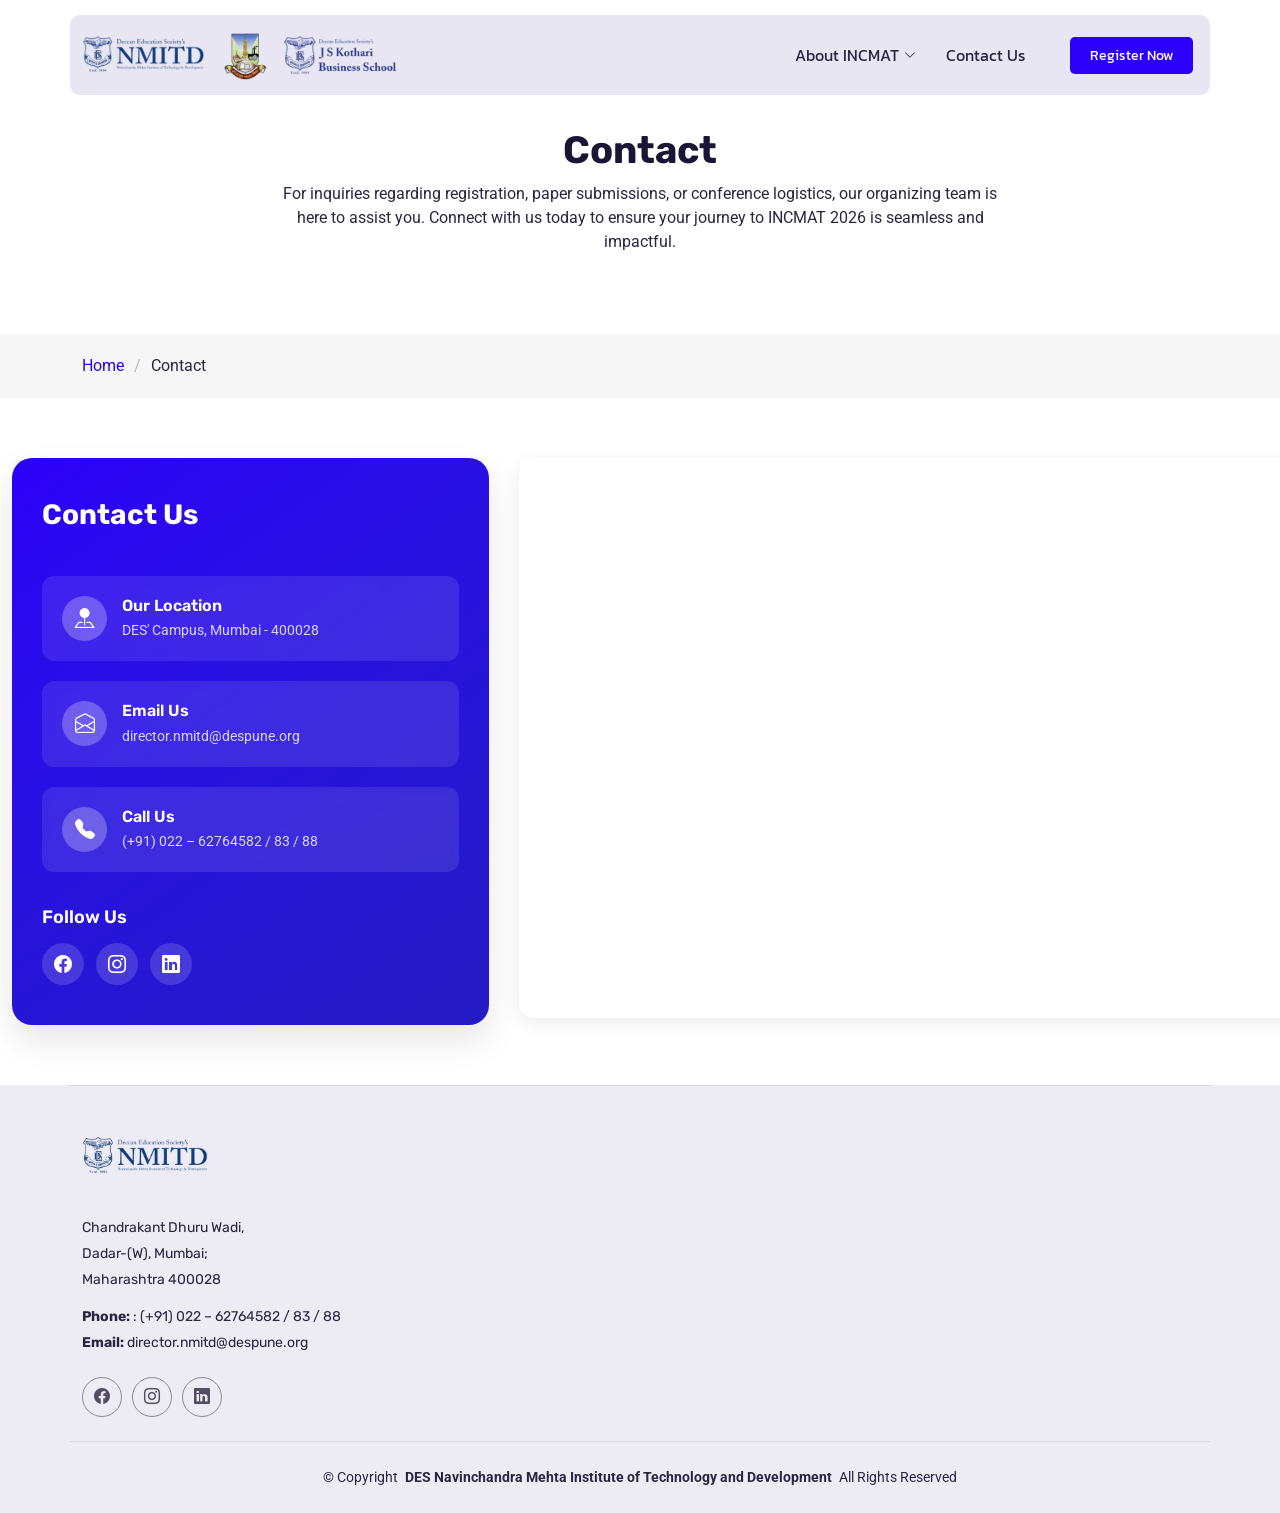
<file: contact.html>
<!DOCTYPE html>
<html lang="en">

<head>
  <meta charset="utf-8">
  <meta content="width=device-width, initial-scale=1.0" name="viewport">
  <title>INCMAT | 2026</title>
  <meta name="description" content="">
  <meta name="keywords" content="">

   <!-- Favicons -->
  <link href="favicon.png" rel="icon">
  
  <!-- Fonts -->
  <link href="https://fonts.googleapis.com" rel="preconnect">
  <link href="https://fonts.gstatic.com" rel="preconnect" crossorigin>
  <link href="https://fonts.googleapis.com/css2?family=Roboto:ital,wght@0,100;0,300;0,400;0,500;0,700;0,900;1,100;1,300;1,400;1,500;1,700;1,900&family=Rubik:ital,wght@0,300;0,400;0,500;0,600;0,700;0,800;0,900;1,300;1,400;1,500;1,600;1,700;1,800;1,900&family=Kanit:ital,wght@0,100;0,200;0,300;0,400;0,500;0,600;0,700;0,800;0,900;1,100;1,200;1,300;1,400;1,500;1,600;1,700;1,800;1,900&display=swap" rel="stylesheet">

  <!-- Vendor CSS Files -->
  <link href="bootstrap.min.css" rel="stylesheet">
  <link href="bootstrap-icons.css" rel="stylesheet">
  <link href="aos.css" rel="stylesheet">
  <link href="swiper-bundle.min.css" rel="stylesheet">
  <link href="glightbox.min.css" rel="stylesheet">

  <!-- Main CSS File -->
  <link href="main.css" rel="stylesheet">
</head>

<body class="index-page">

  <header id="header" class="header d-flex align-items-center fixed-top">
    <div class="header-container container-fluid container-xl position-relative d-flex align-items-center justify-content-between">

      <a href="index.html" class="logo d-flex align-items-center">
        <img src="navlogo.png" alt=""> 
      </a>

      <nav id="navmenu" class="navmenu">
        <ul>
          <li class="dropdown"><a href="#about"><span>About INCMAT</span> <i class="bi bi-chevron-down toggle-dropdown"></i></a>
            <ul>
              <li><a href="index.html#theme">Theme</a></li>
              <li><a href="index.html#publication">Publication Opportunities</a></li>
              <li><a href="index.html#attend">Who Should Attend</a></li>
              <li><a href="index.html#guidelines">Guidelines</a></li>
              <li><a href="index.html#dates">Important Dates</a></li>
              <li><a href="index.html#fees">Registration Fees</a></li>
              <li><a href="index.html#committee">Committees</a></li>
            </ul>
          </li>
          <li><a href="contact.html">Contact Us</a></li>
          <a class="btn-getstarted" href="https://forms.gle/KTy7191DpLmSvgJC8">Register Now</a>
        </ul>
        <i class="mobile-nav-toggle d-xl-none bi bi-list"></i>
      </nav>
    </div>
  </header>

<br><br>
  <main class="main">

    <!-- Page Title -->
    <div class="page-title">
      <div class="heading">
        <div class="container">
          <div class="row d-flex justify-content-center text-center">
            <div class="col-lg-8">
              <h1 class="heading-title">Contact</h1>
              <p class="mb-0">
                For inquiries regarding registration, paper submissions, or conference logistics, our organizing team is here to assist you. Connect with us today to ensure your journey to INCMAT 2026 is seamless and impactful.
              </p>
            </div>
          </div>
        </div>
      </div>
      <nav class="breadcrumbs">
        <div class="container">
          <ol>
            <li><a href="home.html">Home</a></li>
            <li class="current">Contact</li>
          </ol>
        </div>
      </nav>
    </div><!-- End Page Title -->

    <!-- Contact Section -->
    <section id="contact" class="contact section">

      <div class="container">
        <div class="contact-wrapper">
          <div class="contact-info-panel">
            <div class="contact-info-header">
              <h3>Contact Us</h3>
            </div>

            <div class="contact-info-cards">
              <div class="info-card">
                <div class="icon-container">
                  <i class="bi bi-pin-map-fill"></i>
                </div>
                <div class="card-content">
                  <h4>Our Location</h4>
                  <p>DES' Campus, Mumbai - 400028</p>
                </div>
              </div>

              <div class="info-card">
                <div class="icon-container">
                  <i class="bi bi-envelope-open"></i>
                </div>
                <div class="card-content">
                  <h4>Email Us</h4>
                  <p>director.nmitd@despune.org</p>
                </div>
              </div>

              <div class="info-card">
                <div class="icon-container">
                  <i class="bi bi-telephone-fill"></i>
                </div>
                <div class="card-content">
                  <h4>Call Us</h4>
                  <p>(+91) 022 – 62764582 / 83 / 88 </p>
                </div>
              </div>
              </div>

            <div class="social-links-panel">
              <h5>Follow Us</h5>
              <div class="social-icons">
                <a href="https://www.facebook.com/desnmitd/"><i class="bi bi-facebook"></i></a>
                <a href="https://www.instagram.com/des_nmitd/?hl=en"><i class="bi bi-instagram"></i></a>
                <a href="https://www.linkedin.com/company/navinchandra-mehta-institute-of-technology-and-development/ "><i class="bi bi-linkedin"></i></a>
              </div>
            </div>
          </div>

          <div class="contact-form-panel">
            <div class="map-container">
            <iframe src="https://www.google.com/maps/embed?pb=!1m14!1m8!1m3!1d3771.963960113435!2d72.831487!3d19.0213097!3m2!1i1024!2i768!4f13.1!3m3!1m2!1s0x3be7cec6546fd52b%3A0xac81cc0982e975f3!2sNavinchandra%20Mehta%20Institute%20of%20Technology%20and%20Development!5e0!3m2!1sen!2sin!4v1772621486634!5m2!1sen!2sin" width="100%" height="100%" style="border:0;" allowfullscreen="" loading="lazy" referrerpolicy="no-referrer-when-downgrade"></iframe>  
            </div>


          </div>
        </div>
      </div>
    </section><!-- /Contact Section -->

  </main>

  <footer id="footer" class="footer position-relative light-background">

    <div class="container footer-top">
      <div class="row gy-4">
        <div class="col-lg-4 col-md-6 footer-about">
          <a href="index.html" class="logo d-flex align-items-center">
          <img src="logo.png" height="150px"></a>
          <div class="footer-contact pt-3">
            <p>Chandrakant Dhuru Wadi,</p>
            <p>Dadar-(W), Mumbai;</p>
            <p>Maharashtra 400028</p>
            <p class="mt-3"><strong>Phone:</strong> <span>: (+91) 022 – 62764582 / 83 / 88 </span></p>
            <p><strong>Email:</strong> <span>director.nmitd@despune.org</span></p>
          </div>
          <div class="social-links d-flex mt-4">
            <a href="https://www.facebook.com/desnmitd/"><i class="bi bi-facebook"></i></a>
            <a href="https://www.instagram.com/des_nmitd/?hl=en"><i class="bi bi-instagram"></i></a>
            <a href="https://www.linkedin.com/company/navinchandra-mehta-institute-of-technology-and-development/"><i class="bi bi-linkedin"></i></a>
          </div>
        </div>
      </div>
    </div>

    <div class="container copyright text-center mt-4">
      <p>© <span>Copyright</span> <strong class="px-1 sitename">DES Navinchandra Mehta Institute of Technology and Development</strong> <span>All Rights Reserved</span></p>
    </div>

  </footer>

  <!-- Scroll Top -->
  <a href="#" id="scroll-top" class="scroll-top d-flex align-items-center justify-content-center"><i class="bi bi-arrow-up-short"></i></a>

  <!-- Preloader -->
  <div id="preloader"></div>

  <!-- Vendor JS Files -->
  <script src="bootstrap.bundle.min.js"></script>
  <script src="validate.js"></script>
  <script src="aos.js"></script>
  <script src="purecounter_vanilla.js"></script>
  <script src="imagesloaded.pkgd.min.js"></script>
  <script src="isotope.pkgd.min.js"></script>
  <script src="swiper-bundle.min.js"></script>
  <script src="glightbox.min.js"></script>

  <!-- Main JS File -->
  <script src="main.js"></script>

</body>

</html>
</file>
<file: main.css>
@charset "UTF-8";

:root {
  --default-font: "Roboto",  system-ui, -apple-system, "Segoe UI", Roboto, "Helvetica Neue", Arial, "Noto Sans", "Liberation Sans", sans-serif, "Apple Color Emoji", "Segoe UI Emoji", "Segoe UI Symbol", "Noto Color Emoji";
  --heading-font: "Rubik",  sans-serif;
  --nav-font: "Kanit",  sans-serif;
}

/* Global Colors - The following color variables are used throughout the website. Updating them here will change the color scheme of the entire website */
:root { 
  --background-color: #ffffff; /* Background color for the entire website, including individual sections */
  --default-color: #2a2541; /* Default color used for the majority of the text content across the entire website */
  --heading-color: #1b1535; /* Color for headings, subheadings and title throughout the website */
  --accent-color: #2c00f8; /* Accent color that represents your brand on the website. It's used for buttons, links, and other elements that need to stand out */
  --surface-color: #ffffff; /* The surface color is used as a background of boxed elements within sections, such as cards, icon boxes, or other elements that require a visual separation from the global background. */
  --contrast-color: #ffffff; /* Contrast color for text, ensuring readability against backgrounds of accent, heading, or default colors. */
}

/* Nav Menu Colors - The following color variables are used specifically for the navigation menu. They are separate from the global colors to allow for more customization options */
:root {
  --nav-color: #2a2541;  /* The default color of the main navmenu links */
  --nav-hover-color: #2c00f8; /* Applied to main navmenu links when they are hovered over or active */
  --nav-mobile-background-color: #ffffff; /* Used as the background color for mobile navigation menu */
  --nav-dropdown-background-color: #ffffff; /* Used as the background color for dropdown items that appear when hovering over primary navigation items */
  --nav-dropdown-color: #2a2541; /* Used for navigation links of the dropdown items in the navigation menu. */
  --nav-dropdown-hover-color: #2c00f8; /* Similar to --nav-hover-color, this color is applied to dropdown navigation links when they are hovered over. */
}

/* Color Presets - These classes override global colors when applied to any section or element, providing reuse of the sam color scheme. */

.light-background {
  --background-color: #edebf3;
  --surface-color: #ffffff;
}

.dark-background {
  --background-color: #100901;
  --default-color: #ffffff;
  --heading-color: #ffffff;
  --surface-color: #252525;
  --contrast-color: #ffffff;
}

/* Smooth scroll */
:root {
  scroll-behavior: smooth;
}

/*--------------------------------------------------------------
# General Styling & Shared Classes
--------------------------------------------------------------*/
body {
  color: var(--default-color);
  background-color: var(--background-color);
  font-family: var(--default-font);
}

a {
  color: var(--accent-color);
  text-decoration: none;
  transition: 0.3s;
}

a:hover {
  color: color-mix(in srgb, var(--accent-color), transparent 25%);
  text-decoration: none;
}

h1,
h2,
h3,
h4,
h5,
h6 {
  color: var(--heading-color);
  font-family: var(--heading-font);
}

/* PHP Email Form Messages
------------------------------*/
.php-email-form .error-message {
  display: none;
  background: #df1529;
  color: #ffffff;
  text-align: left;
  padding: 15px;
  margin-bottom: 24px;
  font-weight: 600;
}

.php-email-form .sent-message {
  display: none;
  color: #ffffff;
  background: #059652;
  text-align: center;
  padding: 15px;
  margin-bottom: 24px;
  font-weight: 600;
}

.php-email-form .loading {
  display: none;
  background: var(--surface-color);
  text-align: center;
  padding: 15px;
  margin-bottom: 24px;
}

.php-email-form .loading:before {
  content: "";
  display: inline-block;
  border-radius: 50%;
  width: 24px;
  height: 24px;
  margin: 0 10px -6px 0;
  border: 3px solid var(--accent-color);
  border-top-color: var(--surface-color);
  animation: php-email-form-loading 1s linear infinite;
}

@keyframes php-email-form-loading {
  0% {
    transform: rotate(0deg);
  }

  100% {
    transform: rotate(360deg);
  }
}

/*--------------------------------------------------------------
# Global Header
--------------------------------------------------------------*/
.header {
  --background-color: rgba(255, 255, 255, 0);
  --surface-color: #e8e6f3;
  color: var(--default-color);
  background-color: var(--background-color);
  padding: 15px 0 0 0;
  transition: all 0.5s;
  z-index: 997;
}

.header .header-container {
  background: var(--surface-color);
  transition: all 0.5s;
  position: relative;
  padding-top: 10px;
  padding-bottom: 10px;
  border-radius: 10px;
}

.header .logo img {
  max-height: 50px;
  margin-right: 8px;
}

.header .logo h1 {
  font-size: 26px;
  margin: 0;
  font-weight: 400;
  color: var(--contrast-color);
}

.header .btn-getstarted,
.header .btn-getstarted:focus {
  color: var(--contrast-color);
  background: var(--accent-color);
  font-size: 14px;
  padding: 8px 20px;
  margin: 0 5px 0 30px;
  border-radius: 5px;
  transition: 0.3s;
}

.header .btn-getstarted:hover,
.header .btn-getstarted:focus:hover {
  color: var(--contrast-color);
  background: color-mix(in srgb, var(--accent-color), transparent 15%);
}

@media (max-width: 1200px) {
  .header .logo {
    order: 1;
  }

  .header .btn-getstarted {
    order: 2;
    margin: 0 15px 0 0;
    padding: 6px 15px;
  }

  .header .navmenu {
    order: 3;
  }
}

/*--------------------------------------------------------------
# Navigation Menu
--------------------------------------------------------------*/
/* Navmenu - Desktop */
@media (min-width: 1200px) {
  .navmenu {
    padding: 0;
  }

  .navmenu ul {
    margin: 0;
    padding: 0;
    display: flex;
    list-style: none;
    align-items: center;
  }

  .navmenu li {
    position: relative;
  }

  .navmenu a,
  .navmenu a:focus {
    color: var(--nav-color);
    padding: 18px 15px;
    font-size: 16px;
    font-family: var(--nav-font);
    font-weight: 400;
    display: flex;
    align-items: center;
    justify-content: space-between;
    white-space: nowrap;
    transition: 0.3s;
  }

  .navmenu a i,
  .navmenu a:focus i {
    font-size: 12px;
    line-height: 0;
    margin-left: 5px;
    transition: 0.3s;
  }

  .navmenu li:last-child a {
    padding-right: 0;
  }

  .navmenu li:hover>a,
  .navmenu .active,
  .navmenu .active:focus {
    color: var(--nav-hover-color);
  }

  .navmenu .dropdown ul {
    margin: 0;
    padding: 10px 0;
    background: var(--nav-dropdown-background-color);
    display: block;
    position: absolute;
    visibility: hidden;
    left: 14px;
    top: 130%;
    opacity: 0;
    transition: 0.3s;
    border-radius: 4px;
    z-index: 99;
    box-shadow: 0px 0px 30px rgba(0, 0, 0, 0.1);
  }

  .navmenu .dropdown ul li {
    min-width: 200px;
  }

  .navmenu .dropdown ul a {
    padding: 10px 20px;
    font-size: 15px;
    text-transform: none;
    color: var(--nav-dropdown-color);
  }

  .navmenu .dropdown ul a i {
    font-size: 12px;
  }

  .navmenu .dropdown ul a:hover,
  .navmenu .dropdown ul .active,
  .navmenu .dropdown ul .active:hover,
  .navmenu .dropdown ul li:hover>a {
    color: var(--nav-dropdown-hover-color);
  }

  .navmenu .dropdown:hover>ul {
    opacity: 1;
    top: 100%;
    visibility: visible;
  }

  .navmenu .dropdown .dropdown ul {
    top: 0;
    left: -90%;
    visibility: hidden;
  }

  .navmenu .dropdown .dropdown:hover>ul {
    opacity: 1;
    top: 0;
    left: -100%;
    visibility: visible;
  }
}

/* Navmenu - Mobile */
@media (max-width: 1199px) {
  .mobile-nav-toggle {
    color: var(--nav-color);
    font-size: 28px;
    line-height: 0;
    margin-right: 10px;
    cursor: pointer;
    transition: color 0.3s;
  }

  .navmenu {
    padding: 0;
    z-index: 9997;
  }

  .navmenu ul {
    display: none;
    list-style: none;
    position: absolute;
    inset: 60px 20px 20px 20px;
    padding: 10px 0;
    margin: 0;
    border-radius: 6px;
    background-color: var(--nav-mobile-background-color);
    overflow-y: auto;
    transition: 0.3s;
    z-index: 9998;
    box-shadow: 0px 0px 30px rgba(0, 0, 0, 0.1);
  }

  .navmenu a,
  .navmenu a:focus {
    color: var(--nav-dropdown-color);
    padding: 10px 20px;
    font-family: var(--nav-font);
    font-size: 17px;
    font-weight: 500;
    display: flex;
    align-items: center;
    justify-content: space-between;
    white-space: nowrap;
    transition: 0.3s;
  }

  .navmenu a i,
  .navmenu a:focus i {
    font-size: 12px;
    line-height: 0;
    margin-left: 5px;
    width: 30px;
    height: 30px;
    display: flex;
    align-items: center;
    justify-content: center;
    border-radius: 50%;
    transition: 0.3s;
    background-color: color-mix(in srgb, var(--accent-color), transparent 90%);
  }

  .navmenu a i:hover,
  .navmenu a:focus i:hover {
    background-color: var(--accent-color);
    color: var(--contrast-color);
  }

  .navmenu a:hover,
  .navmenu .active,
  .navmenu .active:focus {
    color: var(--nav-dropdown-hover-color);
  }

  .navmenu .active i,
  .navmenu .active:focus i {
    background-color: var(--accent-color);
    color: var(--contrast-color);
    transform: rotate(180deg);
  }

  .navmenu .dropdown ul {
    position: static;
    display: none;
    z-index: 99;
    padding: 10px 0;
    margin: 10px 20px;
    background-color: var(--nav-dropdown-background-color);
    border: 1px solid color-mix(in srgb, var(--default-color), transparent 90%);
    box-shadow: none;
    transition: all 0.5s ease-in-out;
  }

  .navmenu .dropdown ul ul {
    background-color: rgba(33, 37, 41, 0.1);
  }

  .navmenu .dropdown>.dropdown-active {
    display: block;
    background-color: rgba(33, 37, 41, 0.03);
  }

  .mobile-nav-active {
    overflow: hidden;
  }

  .mobile-nav-active .mobile-nav-toggle {
    color: #fff;
    position: absolute;
    font-size: 32px;
    top: 15px;
    right: 15px;
    margin-right: 0;
    z-index: 9999;
  }

  .mobile-nav-active .navmenu {
    position: fixed;
    overflow: hidden;
    inset: 0;
    background: rgba(33, 37, 41, 0.8);
    transition: 0.3s;
  }

  .mobile-nav-active .navmenu>ul {
    display: block;
  }
}

@font-face {
  font-family: "bootstrap-icons";
  src: url("./bootstrap-icons.woff") format("woff"); /* This is the connection! */
}

/*--------------------------------------------------------------
# Global Footer
--------------------------------------------------------------*/
.footer {
  color: var(--default-color);
  background-color: var(--background-color);
  font-size: 14px;
  position: relative;
}

.footer .footer-top {
  padding-top: 50px;
  border-top: 1px solid color-mix(in srgb, var(--default-color), transparent 90%);
}

.footer .footer-about .logo {
  line-height: 1;
  margin-bottom: 25px;
}

.footer .footer-about .logo img {
  max-height: 40px;
  margin-right: 6px;
}

.footer .footer-about .logo span {
  color: var(--heading-color);
  font-family: var(--heading-font);
  font-size: 26px;
  font-weight: 700;
  letter-spacing: 1px;
}

.footer .footer-about p {
  font-size: 14px;
  font-family: var(--heading-font);
}

.footer .social-links a {
  display: flex;
  align-items: center;
  justify-content: center;
  width: 40px;
  height: 40px;
  border-radius: 50%;
  border: 1px solid color-mix(in srgb, var(--default-color), transparent 50%);
  font-size: 16px;
  color: color-mix(in srgb, var(--default-color), transparent 20%);
  margin-right: 10px;
  transition: 0.3s;
}

.footer .social-links a:hover {
  color: var(--accent-color);
  border-color: var(--accent-color);
}

.footer h4 {
  font-size: 16px;
  font-weight: bold;
  position: relative;
  padding-bottom: 12px;
}

.footer .footer-links {
  margin-bottom: 30px;
}

.footer .footer-links ul {
  list-style: none;
  padding: 0;
  margin: 0;
}

.footer .footer-links ul i {
  padding-right: 2px;
  font-size: 12px;
  line-height: 0;
}

.footer .footer-links ul li {
  padding: 10px 0;
  display: flex;
  align-items: center;
}

.footer .footer-links ul li:first-child {
  padding-top: 0;
}

.footer .footer-links ul a {
  color: color-mix(in srgb, var(--default-color), transparent 30%);
  display: inline-block;
  line-height: 1;
}

.footer .footer-links ul a:hover {
  color: var(--accent-color);
}

.footer .footer-contact p {
  margin-bottom: 5px;
}

.footer .copyright {
  padding: 25px 0;
  border-top: 1px solid color-mix(in srgb, var(--default-color), transparent 90%);
}

.footer .copyright p {
  margin-bottom: 0;
}

.footer .credits {
  margin-top: 8px;
  font-size: 13px;
}

/*--------------------------------------------------------------
# Preloader
--------------------------------------------------------------*/
#preloader {
  position: fixed;
  inset: 0;
  z-index: 9999;
  overflow: hidden;
  background-color: var(--background-color);
  transition: all 0.6s ease-out;
}

#preloader:before {
  content: "";
  position: fixed;
  top: calc(50% - 30px);
  left: calc(50% - 30px);
  border: 6px solid var(--accent-color);
  border-top-color: color-mix(in srgb, var(--accent-color), transparent 90%);
  border-radius: 50%;
  width: 60px;
  height: 60px;
  animation: animate-preloader 1s linear infinite;
}

@keyframes animate-preloader {
  0% {
    transform: rotate(0deg);
  }

  100% {
    transform: rotate(360deg);
  }
}

/*--------------------------------------------------------------
# Scroll Top Button
--------------------------------------------------------------*/
.scroll-top {
  position: fixed;
  visibility: hidden;
  opacity: 0;
  right: 15px;
  bottom: 15px;
  z-index: 99999;
  background-color: var(--accent-color);
  width: 40px;
  height: 40px;
  border-radius: 4px;
  transition: all 0.4s;
}

.scroll-top i {
  font-size: 24px;
  color: var(--contrast-color);
  line-height: 0;
}

.scroll-top:hover {
  background-color: color-mix(in srgb, var(--accent-color), transparent 20%);
  color: var(--contrast-color);
}

.scroll-top.active {
  visibility: visible;
  opacity: 1;
}

/*--------------------------------------------------------------
# Disable aos animation delay on mobile devices
--------------------------------------------------------------*/
@media screen and (max-width: 768px) {
  [data-aos-delay] {
    transition-delay: 0 !important;
  }
}

/*--------------------------------------------------------------
# Global Page Titles & Breadcrumbs
--------------------------------------------------------------*/
.page-title {
  color: var(--default-color);
  background-color: var(--background-color);
  position: relative;
}

.page-title .heading {
  padding: 80px 0;
}

.page-title .heading h1 {
  font-size: 38px;
  font-weight: 700;
}

.page-title nav {
  background-color: color-mix(in srgb, var(--default-color), transparent 96%);
  padding: 20px 0;
}

.page-title nav ol {
  display: flex;
  flex-wrap: wrap;
  list-style: none;
  padding: 0;
  margin: 0;
  font-size: 16px;
  font-weight: 400;
}

.page-title nav ol li+li {
  padding-left: 10px;
}

.page-title nav ol li+li::before {
  content: "/";
  display: inline-block;
  padding-right: 10px;
  color: color-mix(in srgb, var(--default-color), transparent 70%);
}

/*--------------------------------------------------------------
# Global Sections
--------------------------------------------------------------*/
section,
.section {
  color: var(--default-color);
  background-color: var(--background-color);
  padding: 60px 0;
  scroll-margin-top: 90px;
  overflow: clip;
}

@media (max-width: 1199px) {

  section,
  .section {
    scroll-margin-top: 66px;
  }
}

/*--------------------------------------------------------------
# Global Section Titles
--------------------------------------------------------------*/
.section-title {
  text-align: center;
  padding-bottom: 60px;
  position: relative;
}

.section-title h2 {
  font-size: 32px;
  font-weight: 700;
  position: relative;
}

.section-title h2:before,
.section-title h2:after {
  content: "";
  width: 50px;
  height: 2px;
  background: var(--accent-color);
  display: inline-block;
}

.section-title h2:before {
  margin: 0 15px 10px 0;
}

.section-title h2:after {
  margin: 0 0 10px 15px;
}

.section-title p {
  margin-bottom: 0;
}

@media (max-width: 768px) {
  .section-title h2 {
    font-size: 20px;
  }

  .section-title h2:before,
  .section-title h2:after {
    content: "";
    width: 20px;
    height: 2px;
    background: var(--accent-color);
    display: inline-block;
  }
}

/*--------------------------------------------------------------
# Hero Section
--------------------------------------------------------------*/
.hero {
  padding-top: 150px;
  background: linear-gradient(135deg, color-mix(in srgb, var(--accent-color), transparent 95%), color-mix(in srgb, var(--heading-color), transparent 97%));
  position: relative;
  overflow: hidden;
  min-height: 70vh;
  display: flex;
  align-items: center;
  padding-bottom: 60px;
}

@media (max-width: 1199px) {
  .hero {
    padding-top: 120px;
    padding-bottom: 40px;
  }
}

.hero .hero-title {
  font-size: 3.5rem;
  font-weight: 700;
  color: var(--heading-color);
  margin-bottom: 1rem;
  line-height: 1.2;
}

@media (max-width: 768px) {
  .hero .hero-title {
    font-size: 2.5rem;
  }
}

.hero .hero-subtitle {
  font-size: 1.5rem;
  color: var(--accent-color);
  font-weight: 600;
  margin-bottom: 1.5rem;
  font-family: var(--heading-font);
}

@media (max-width: 768px) {
  .hero .hero-subtitle {
    font-size: 1.25rem;
  }
}

.hero .hero-description {
  font-size: 1.125rem;
  color: color-mix(in srgb, var(--default-color), transparent 20%);
  line-height: 1.6;
  margin-bottom: 2rem;
}

@media (max-width: 768px) {
  .hero .hero-description {
    font-size: 1rem;
  }
}

.hero .event-details .detail-item {
  display: flex;
  align-items: center;
  margin-bottom: 1rem;
  font-size: 1.1rem;
}

.hero .event-details .detail-item i {
  color: var(--accent-color);
  font-size: 1.25rem;
  margin-right: 0.75rem;
  width: 24px;
}

.hero .event-details .detail-item span {
  color: var(--default-color);
  font-weight: 500;
}

.hero .hero-actions .btn {
  padding: 12px 30px;
  font-weight: 600;
  text-transform: uppercase;
  letter-spacing: 0.5px;
  border-radius: 10px;
  transition: all 0.3s ease;
}

.hero .hero-actions .btn.btn-primary {
  background-color: var(--accent-color);
  border-color: var(--accent-color);
}

.hero .hero-actions .btn.btn-primary:hover {
  background-color: color-mix(in srgb, var(--accent-color), black 15%);
  border-color: color-mix(in srgb, var(--accent-color), black 15%);
  transform: translateY(-2px);
}

.hero .hero-actions .btn.btn-outline-primary {
  color: var(--accent-color);
  border-color: var(--accent-color);
}

.hero .hero-actions .btn.btn-outline-primary:hover {
  background-color: var(--accent-color);
  border-color: var(--accent-color);
  color: var(--contrast-color);
  transform: translateY(-2px);
}

@media (max-width: 576px) {
  .hero .hero-actions .btn {
    width: 100%;
    margin-bottom: 10px;
  }

  .hero .hero-actions .me-3 {
    margin-right: 0 !important;
  }
}

.hero .countdown-wrapper .countdown-title {
  font-size: 1.125rem;
  color: var(--heading-color);
  margin-bottom: 1rem;
  font-weight: 600;
}

.hero .countdown-wrapper .countdown {
  gap: 1.5rem;
}

.hero .countdown-wrapper .countdown>div {
  text-align: center;
  background-color: var(--surface-color);
  border-radius: 12px;
  padding: 1.25rem 1rem;
  box-shadow: 0 4px 15px color-mix(in srgb, var(--default-color), transparent 90%);
  border: 1px solid color-mix(in srgb, var(--accent-color), transparent 80%);
  min-width: 80px;
}

.hero .countdown-wrapper .countdown>div h3 {
  font-size: 2rem;
  font-weight: 700;
  color: var(--accent-color);
  margin-bottom: 0.25rem;
  line-height: 1;
}

.hero .countdown-wrapper .countdown>div h4 {
  font-size: 0.875rem;
  color: color-mix(in srgb, var(--default-color), transparent 30%);
  font-weight: 500;
  text-transform: uppercase;
  letter-spacing: 0.5px;
  margin: 0;
}

@media (max-width: 576px) {
  .hero .countdown-wrapper .countdown {
    gap: 0.75rem;
  }

  .hero .countdown-wrapper .countdown>div {
    min-width: 60px;
    padding: 1rem 0.75rem;
  }

  .hero .countdown-wrapper .countdown>div h3 {
    font-size: 1.5rem;
  }

  .hero .countdown-wrapper .countdown>div h4 {
    font-size: 0.75rem;
  }
}

.hero .hero-image-wrapper {
  position: relative;
}

.hero .hero-image-wrapper .hero-image {
  border-radius: 20px;
  box-shadow: 0 20px 60px color-mix(in srgb, var(--default-color), transparent 85%);
  transform: perspective(1000px) rotateY(-5deg) rotateX(5deg);
  transition: transform 0.3s ease;
}

.hero .hero-image-wrapper .hero-image:hover {
  transform: perspective(1000px) rotateY(0deg) rotateX(0deg);
}

.hero .hero-image-wrapper .floating-badges {
  position: absolute;
  top: 50%;
  right: -40px;
  transform: translateY(-50%);
  display: flex;
  flex-direction: column;
  gap: 1.5rem;
}

@media (max-width: 992px) {
  .hero .hero-image-wrapper .floating-badges {
    position: static;
    flex-direction: row;
    justify-content: center;
    transform: none;
    margin-top: 2rem;
    gap: 1rem;
  }
}

@media (max-width: 768px) {
  .hero .hero-image-wrapper .floating-badges {
    position: static;
    flex-direction: column;
    justify-content: center;
    transform: none;
    margin-top: 2rem;
    margin-bottom: 2rem;
    gap: 1rem;
  }
}

.hero .hero-image-wrapper .floating-badges .badge-item {
  background-color: var(--surface-color);
  padding: 1rem 1.25rem;
  border-radius: 50px;
  box-shadow: 0 8px 30px color-mix(in srgb, var(--default-color), transparent 90%);
  border: 2px solid color-mix(in srgb, var(--accent-color), transparent 80%);
  display: flex;
  align-items: center;
  gap: 0.75rem;
  white-space: nowrap;
  transition: all 0.3s ease;
}

.hero .hero-image-wrapper .floating-badges .badge-item:hover {
  transform: translateX(5px);
  border-color: var(--accent-color);
}

@media (max-width: 992px) {
  .hero .hero-image-wrapper .floating-badges .badge-item:hover {
    transform: translateY(-5px);
  }
}

.hero .hero-image-wrapper .floating-badges .badge-item i {
  color: var(--accent-color);
  font-size: 1.25rem;
}

.hero .hero-image-wrapper .floating-badges .badge-item span {
  color: var(--default-color);
  font-weight: 600;
  font-size: 0.9rem;
}

@media (max-width: 576px) {
  .hero .hero-image-wrapper .floating-badges .badge-item {
    padding: 0.75rem 1rem;
  }

  .hero .hero-image-wrapper .floating-badges .badge-item span {
    font-size: 0.8rem;
  }
}

@media (max-width: 992px) {
  .hero .row .col-lg-6:first-child {
    order: 1;
    margin-bottom: 3rem;
  }

  .hero .row .col-lg-6:last-child {
    order: 0;
  }
}

/*--------------------------------------------------------------
# About Section
--------------------------------------------------------------*/
.about .content h2 {
  font-size: 2.5rem;
  font-weight: 700;
  margin-bottom: 1.5rem;
  line-height: 1.2;
}

@media (max-width: 768px) {
  .about .content h2 {
    font-size: 2rem;
  }
}

.about .content p {
  font-size: 1.1rem;
  line-height: 1.7;
  margin-bottom: 1.5rem;
  color: color-mix(in srgb, var(--default-color), transparent 20%);
}

.about .stats-grid {
  display: grid;
  grid-template-columns: repeat(4, 1fr);
  gap: 2rem;
  margin-top: 2.5rem;
}

@media (max-width: 768px) {
  .about .stats-grid {
    grid-template-columns: repeat(2, 1fr);
    gap: 1.5rem;
  }
}

@media (max-width: 576px) {
  .about .stats-grid {
    grid-template-columns: repeat(2, 1fr);
    gap: 1rem;
  }
}

.about .stat-item {
  text-align: center;
  padding: 1.5rem;
  background: var(--surface-color);
  border-radius: 16px;
  box-shadow: 0 4px 20px color-mix(in srgb, var(--default-color), transparent 90%);
  transition: all 0.3s ease;
}

.about .stat-item:hover {
  transform: translateY(-4px);
  box-shadow: 0 8px 30px color-mix(in srgb, var(--default-color), transparent 85%);
}

.about .stat-item .stat-number {
  font-size: 2.5rem;
  font-weight: 800;
  color: var(--accent-color);
  margin-bottom: 0.5rem;
  line-height: 1;
}

.about .stat-item .stat-label {
  font-size: 0.9rem;
  font-weight: 600;
  color: color-mix(in srgb, var(--default-color), transparent 30%);
  text-transform: uppercase;
  letter-spacing: 0.5px;
}

.about .image-wrapper {
  position: relative;
}

.about .image-wrapper img {
  border-radius: 20px;
  box-shadow: 0 10px 40px color-mix(in srgb, var(--default-color), transparent 85%);
}

.about .image-wrapper .floating-card {
  position: absolute;
  bottom: 2rem;
  right: 2rem;
  background: var(--surface-color);
  padding: 1.5rem;
  border-radius: 16px;
  box-shadow: 0 8px 30px color-mix(in srgb, var(--default-color), transparent 85%);
  display: flex;
  align-items: center;
  gap: 1rem;
  min-width: 200px;
}

@media (max-width: 768px) {
  .about .image-wrapper .floating-card {
    bottom: 1rem;
    right: 1rem;
    padding: 1rem;
    min-width: 160px;
  }
}

.about .image-wrapper .floating-card .card-icon {
  width: 50px;
  height: 50px;
  background: linear-gradient(135deg, var(--accent-color), color-mix(in srgb, var(--accent-color), #ff6b6b 30%));
  border-radius: 12px;
  display: flex;
  align-items: center;
  justify-content: center;
  color: var(--contrast-color);
  font-size: 1.5rem;
  flex-shrink: 0;
}

.about .image-wrapper .floating-card .card-content h4 {
  font-size: 0.9rem;
  font-weight: 700;
  margin-bottom: 0.25rem;
  color: var(--heading-color);
}

.about .image-wrapper .floating-card .card-content p {
  font-size: 0.8rem;
  margin: 0;
  color: color-mix(in srgb, var(--default-color), transparent 40%);
}

.about .features-grid {
  margin-top: 5rem;
  margin-bottom: 3rem;
}

.about .feature-card {
  background: var(--surface-color);
  padding: 2.5rem 2rem;
  border-radius: 20px;
  text-align: center;
  height: 100%;
  box-shadow: 0 4px 20px color-mix(in srgb, var(--default-color), transparent 90%);
  transition: all 0.3s ease;
  border: 1px solid color-mix(in srgb, var(--default-color), transparent 90%);
}

.about .feature-card:hover {
  transform: translateY(-8px);
  box-shadow: 0 12px 40px color-mix(in srgb, var(--default-color), transparent 80%);
  border-color: color-mix(in srgb, var(--accent-color), transparent 70%);
}

.about .feature-card .feature-icon {
  width: 80px;
  height: 80px;
  background: linear-gradient(135deg, var(--accent-color), color-mix(in srgb, var(--accent-color), #ff6b6b 30%));
  border-radius: 20px;
  display: flex;
  align-items: center;
  justify-content: center;
  margin: 0 auto 1.5rem;
  font-size: 2rem;
  color: var(--contrast-color);
  transition: all 0.3s ease;
}

.about .feature-card h4 {
  font-size: 1.25rem;
  font-weight: 700;
  margin-bottom: 1rem;
  color: var(--heading-color);
}

.about .feature-card p {
  font-size: 0.95rem;
  line-height: 1.6;
  margin: 0;
  color: color-mix(in srgb, var(--default-color), transparent 30%);
}

.about .cta-section {
  background: linear-gradient(135deg, var(--surface-color), color-mix(in srgb, var(--accent-color), transparent 95%));
  padding: 4rem 3rem;
  border-radius: 24px;
  margin-top: 4rem;
  border: 1px solid color-mix(in srgb, var(--accent-color), transparent 85%);
}

@media (max-width: 768px) {
  .about .cta-section {
    padding: 3rem 2rem;
  }
}

.about .cta-section h3 {
  font-size: 2rem;
  font-weight: 700;
  margin-bottom: 1rem;
  color: var(--heading-color);
}

@media (max-width: 768px) {
  .about .cta-section h3 {
    font-size: 1.75rem;
  }
}

.about .cta-section p {
  font-size: 1.1rem;
  margin-bottom: 2rem;
  color: color-mix(in srgb, var(--default-color), transparent 20%);
}

.about .cta-section .cta-buttons {
  display: flex;
  gap: 1rem;
  justify-content: center;
  flex-wrap: wrap;
}

.about .cta-section .cta-buttons .btn {
  padding: 0.875rem 2rem;
  font-weight: 600;
  border-radius: 12px;
  text-decoration: none;
  transition: all 0.3s ease;
  border: 2px solid transparent;
}

.about .cta-section .cta-buttons .btn.btn-primary {
  background: var(--accent-color);
  color: var(--contrast-color);
}

.about .cta-section .cta-buttons .btn.btn-primary:hover {
  background: color-mix(in srgb, var(--accent-color), transparent 10%);
  transform: translateY(-2px);
  box-shadow: 0 8px 25px color-mix(in srgb, var(--accent-color), transparent 60%);
}

.about .cta-section .cta-buttons .btn.btn-outline {
  background: transparent;
  color: var(--accent-color);
  border-color: var(--accent-color);
}

.about .cta-section .cta-buttons .btn.btn-outline:hover {
  background: var(--accent-color);
  color: var(--contrast-color);
  transform: translateY(-2px);
}

/*--------------------------------------------------------------
# Schedule Section
--------------------------------------------------------------*/
.schedule {
  background-color: color-mix(in srgb, var(--accent-color), transparent 97%);
}

.schedule .schedule-header {
  margin-bottom: 60px;
}

.schedule .schedule-header .nav-tabs {
  display: flex;
  justify-content: center;
  gap: 12px;
  margin-bottom: 40px;
  flex-wrap: wrap;
  border-bottom: none;
}

.schedule .schedule-header .nav-tabs .nav-item .nav-link {
  background: var(--surface-color);
  border: 2px solid color-mix(in srgb, var(--default-color), transparent 85%);
  border-radius: 16px;
  padding: 20px 28px;
  cursor: pointer;
  transition: all 0.3s ease;
  text-align: center;
  box-shadow: 0 4px 12px color-mix(in srgb, var(--default-color), transparent 92%);
  color: var(--default-color);
  white-space: nowrap;
}

.schedule .schedule-header .nav-tabs .nav-item .nav-link:hover {
  border-color: var(--accent-color);
  transform: translateY(-2px);
  box-shadow: 0 8px 20px color-mix(in srgb, var(--accent-color), transparent 85%);
}

.schedule .schedule-header .nav-tabs .nav-item .nav-link.active {
  background: var(--accent-color);
  border-color: var(--accent-color);
  color: var(--contrast-color);
}

@media (max-width: 768px) {
  .schedule .schedule-header .nav-tabs .nav-item .nav-link {
    padding: 16px 20px;
  }
}

.schedule .schedule-content .session-timeline {
  max-width: 1200px;
  margin: 0 auto;
  position: relative;
}

.schedule .schedule-content .session-timeline .session-block {
  display: flex;
  margin-bottom: 32px;
  position: relative;
  width: 100%;
}

.schedule .schedule-content .session-timeline .session-block .session-time {
  width: 100px;
  flex-shrink: 0;
  padding-right: 20px;
  text-align: right;
  position: relative;
}

.schedule .schedule-content .session-timeline .session-block .session-time::after {
  content: "";
  position: absolute;
  right: -11px;
  top: 8px;
  width: 20px;
  height: 20px;
  background: var(--accent-color);
  border-radius: 50%;
  border: 3px solid var(--surface-color);
  box-shadow: 0 2px 8px color-mix(in srgb, var(--default-color), transparent 85%);
}

.schedule .schedule-content .session-timeline .session-block .session-time .start {
  display: block;
  font-size: 16px;
  font-weight: 600;
  color: var(--heading-color);
  margin-bottom: 2px;
}

.schedule .schedule-content .session-timeline .session-block .session-time .end {
  display: block;
  font-size: 13px;
  color: color-mix(in srgb, var(--default-color), transparent 40%);
}

.schedule .schedule-content .session-timeline .session-block .session-card {
  flex: 1;
  background: var(--surface-color);
  border-radius: 16px;
  padding: 28px;
  margin-left: 20px;
  box-shadow: 0 4px 20px color-mix(in srgb, var(--default-color), transparent 92%);
  border: 1px solid color-mix(in srgb, var(--default-color), transparent 90%);
  transition: all 0.3s ease;
  display: flex;
  align-items: flex-start;
  gap: 20px;
}

.schedule .schedule-content .session-timeline .session-block .session-card:hover {
  transform: translateY(-4px);
  box-shadow: 0 8px 30px color-mix(in srgb, var(--default-color), transparent 85%);
}

.schedule .schedule-content .session-timeline .session-block .session-card.break-card {
  background: color-mix(in srgb, var(--accent-color), transparent 95%);
  border-color: color-mix(in srgb, var(--accent-color), transparent 80%);
}

.schedule .schedule-content .session-timeline .session-block .session-card.break-card .session-title {
  color: var(--accent-color);
}

.schedule .schedule-content .session-timeline .session-block .session-card .session-info {
  flex: 1;
}

.schedule .schedule-content .session-timeline .session-block .session-card .session-info .session-meta {
  display: flex;
  align-items: center;
  gap: 12px;
  margin-bottom: 12px;
}

.schedule .schedule-content .session-timeline .session-block .session-card .session-info .session-meta .track {
  padding: 4px 12px;
  border-radius: 20px;
  font-size: 12px;
  font-weight: 600;
  text-transform: uppercase;
  letter-spacing: 0.5px;
}

.schedule .schedule-content .session-timeline .session-block .session-card .session-info .session-meta .track.keynote {
  background: color-mix(in srgb, #ff6b6b, transparent 85%);
  color: #ff6b6b;
}

.schedule .schedule-content .session-timeline .session-block .session-card .session-info .session-meta .track.development {
  background: color-mix(in srgb, #4ecdc4, transparent 85%);
  color: #4ecdc4;
}

.schedule .schedule-content .session-timeline .session-block .session-card .session-info .session-meta .track.design {
  background: color-mix(in srgb, #45b7d1, transparent 85%);
  color: #45b7d1;
}

.schedule .schedule-content .session-timeline .session-block .session-card .session-info .session-meta .track.business {
  background: color-mix(in srgb, #f7931e, transparent 85%);
  color: #f7931e;
}

.schedule .schedule-content .session-timeline .session-block .session-card .session-info .session-meta .track.break {
  background: color-mix(in srgb, var(--accent-color), transparent 85%);
  color: var(--accent-color);
}

.schedule .schedule-content .session-timeline .session-block .session-card .session-info .session-meta .room {
  font-size: 13px;
  color: color-mix(in srgb, var(--default-color), transparent 40%);
  font-weight: 500;
}

.schedule .schedule-content .session-timeline .session-block .session-card .session-info .session-title {
  font-size: 20px;
  font-weight: 600;
  color: var(--heading-color);
  margin-bottom: 12px;
  line-height: 1.3;
}

.schedule .schedule-content .session-timeline .session-block .session-card .session-info .session-description {
  font-size: 14px;
  color: var(--default-color);
  line-height: 1.6;
  margin-bottom: 16px;
}

.schedule .schedule-content .session-timeline .session-block .session-card .session-info .speaker-info {
  display: flex;
  align-items: center;
  gap: 12px;
}

.schedule .schedule-content .session-timeline .session-block .session-card .session-info .speaker-info .speaker-avatar {
  width: 40px;
  height: 40px;
  border-radius: 50%;
  object-fit: cover;
}

.schedule .schedule-content .session-timeline .session-block .session-card .session-info .speaker-info .speaker-details .speaker-name {
  font-size: 14px;
  font-weight: 600;
  color: var(--heading-color);
  margin: 0 0 2px 0;
}

.schedule .schedule-content .session-timeline .session-block .session-card .session-info .speaker-info .speaker-details .speaker-role {
  font-size: 12px;
  color: color-mix(in srgb, var(--default-color), transparent 40%);
}

.schedule .schedule-content .session-timeline .session-block .session-card .add-to-schedule {
  background: color-mix(in srgb, var(--accent-color), transparent 90%);
  border: 1px solid color-mix(in srgb, var(--accent-color), transparent 70%);
  border-radius: 12px;
  padding: 12px 16px;
  color: var(--accent-color);
  font-size: 13px;
  font-weight: 500;
  cursor: pointer;
  transition: all 0.3s ease;
  white-space: nowrap;
  align-self: flex-start;
}

.schedule .schedule-content .session-timeline .session-block .session-card .add-to-schedule i {
  margin-right: 6px;
}

.schedule .schedule-content .session-timeline .session-block .session-card .add-to-schedule:hover {
  background: var(--accent-color);
  color: var(--contrast-color);
}

.schedule .schedule-content .session-timeline .session-block.keynote .session-time::after {
  background: #ff6b6b;
}

.schedule .schedule-content .session-timeline .session-block.development .session-time::after {
  background: #4ecdc4;
}

.schedule .schedule-content .session-timeline .session-block.design .session-time::after {
  background: #45b7d1;
}

.schedule .schedule-content .session-timeline .session-block.business .session-time::after {
  background: #f7931e;
}

.schedule .schedule-content .session-timeline .session-block.break .session-time::after {
  background: var(--accent-color);
}

@media (max-width: 768px) {
  .schedule .schedule-content .session-timeline::before {
    left: 80px;
  }

  .schedule .schedule-content .session-timeline .session-block .session-time {
    width: 70px;
  }

  .schedule .schedule-content .session-timeline .session-block .session-time::after {
    right: -9px;
    width: 16px;
    height: 16px;
  }

  .schedule .schedule-content .session-timeline .session-block .session-time .start {
    font-size: 14px;
  }

  .schedule .schedule-content .session-timeline .session-block .session-card {
    padding: 20px;
    margin-left: 16px;
    flex-direction: column;
    gap: 16px;
  }

  .schedule .schedule-content .session-timeline .session-block .session-card .session-title {
    font-size: 18px;
  }

  .schedule .schedule-content .session-timeline .session-block .session-card .add-to-schedule {
    align-self: stretch;
    text-align: center;
  }
}

.schedule .schedule-actions {
  text-align: center;
  margin-top: 60px;
  display: flex;
  justify-content: center;
  gap: 16px;
  flex-wrap: wrap;
}

.schedule .schedule-actions .btn {
  padding: 14px 28px;
  border-radius: 12px;
  font-weight: 500;
  text-decoration: none;
  transition: all 0.3s ease;
  display: inline-flex;
  align-items: center;
  gap: 8px;
}

.schedule .schedule-actions .btn i {
  font-size: 16px;
}

.schedule .schedule-actions .btn.btn-primary {
  background: var(--accent-color);
  color: var(--contrast-color);
  border: 1px solid var(--accent-color);
}

.schedule .schedule-actions .btn.btn-primary:hover {
  background: color-mix(in srgb, var(--accent-color), black 10%);
  transform: translateY(-2px);
  box-shadow: 0 8px 20px color-mix(in srgb, var(--accent-color), transparent 70%);
}

.schedule .schedule-actions .btn.btn-outline {
  background: transparent;
  color: var(--accent-color);
  border: 1px solid var(--accent-color);
}

.schedule .schedule-actions .btn.btn-outline:hover {
  background: var(--accent-color);
  color: var(--contrast-color);
  transform: translateY(-2px);
}

@media (max-width: 576px) {
  .schedule .schedule-actions .btn {
    flex: 1;
    justify-content: center;
  }
}

/*--------------------------------------------------------------
# Speakers Section
--------------------------------------------------------------*/
.speakers .container {
  position: relative;
  z-index: 2;
}

.speakers .lead {
  color: color-mix(in srgb, var(--default-color), transparent 20%);
  font-size: 1.1rem;
  line-height: 1.7;
}

.speakers .speaker-card {
  background: var(--surface-color);
  border-radius: 20px;
  padding: 0;
  box-shadow: 0 8px 40px rgba(0, 0, 0, 0.06);
  transition: all 0.3s ease;
  overflow: hidden;
  height: 100%;
  border: 1px solid color-mix(in srgb, var(--default-color), transparent 92%);
}

.speakers .speaker-card:hover {
  transform: translateY(-8px);
  box-shadow: 0 20px 60px rgba(0, 0, 0, 0.12);
}

.speakers .speaker-card:hover .speaker-image img {
  transform: scale(1.05);
}

.speakers .speaker-card:hover .speaker-overlay {
  opacity: 1;
}

.speakers .speaker-card:hover .social-links a {
  transform: translateY(0);
  opacity: 1;
}

.speakers .speaker-image {
  position: relative;
  height: 280px;
  overflow: hidden;
  border-radius: 20px 20px 0 0;
}

.speakers .speaker-image img {
  width: 100%;
  height: 100%;
  object-fit:contain;
  transition: transform 0.4s ease;
}

.speakers .speaker-overlay {
  position: absolute;
  top: 0;
  left: 0;
  right: 0;
  bottom: 0;
  background: linear-gradient(135deg, var(--accent-color), color-mix(in srgb, var(--accent-color), #000 20%));
  opacity: 0;
  transition: opacity 0.3s ease;
  display: flex;
  align-items: center;
  justify-content: center;
}

.speakers .social-links {
  display: flex;
  gap: 12px;
}

.speakers .social-links a {
  width: 44px;
  height: 44px;
  background: rgba(255, 255, 255, 0.2);
  border: 1px solid rgba(255, 255, 255, 0.3);
  border-radius: 12px;
  display: flex;
  align-items: center;
  justify-content: center;
  color: white;
  text-decoration: none;
  transform: translateY(10px);
  opacity: 0;
  transition: all 0.3s ease;
  backdrop-filter: blur(10px);
}

.speakers .social-links a:hover {
  background: rgba(255, 255, 255, 0.3);
  transform: translateY(0) scale(1.1);
}

.speakers .social-links a i {
  font-size: 18px;
}

.speakers .social-links a:nth-child(1) {
  transition-delay: 0.1s;
}

.speakers .social-links a:nth-child(2) {
  transition-delay: 0.2s;
}

.speakers .speaker-content {
  padding: 30px 24px;
  position: relative;
}

.speakers .speaker-badge {
  display: inline-block;
  background: linear-gradient(135deg, var(--accent-color), color-mix(in srgb, var(--accent-color), #000 20%));
  color: var(--contrast-color);
  font-size: 12px;
  font-weight: 600;
  padding: 6px 12px;
  border-radius: 20px;
  margin-bottom: 16px;
  text-transform: uppercase;
  letter-spacing: 0.5px;
}

.speakers .speaker-content h4 {
  font-size: 1.4rem;
  font-weight: 700;
  margin-bottom: 8px;
  color: var(--heading-color);
}

.speakers .speaker-title {
  font-size: 1rem;
  font-weight: 600;
  color: var(--accent-color);
  margin-bottom: 4px;
}

.speakers .speaker-company {
  font-size: 0.9rem;
  color: color-mix(in srgb, var(--default-color), transparent 30%);
  margin-bottom: 16px;
  font-weight: 500;
}

.speakers .speaker-bio {
  font-size: 0.9rem;
  line-height: 1.6;
  color: color-mix(in srgb, var(--default-color), transparent 20%);
  margin-bottom: 20px;
}

.speakers .speaker-session .session-topic {
  display: inline-block;
  background: color-mix(in srgb, var(--accent-color), transparent 90%);
  color: var(--accent-color);
  font-size: 0.85rem;
  font-weight: 600;
  padding: 8px 16px;
  border-radius: 25px;
  border: 1px solid color-mix(in srgb, var(--accent-color), transparent 80%);
}

.speakers .btn-view-all {
  display: inline-flex;
  align-items: center;
  gap: 12px;
  background: linear-gradient(135deg, var(--accent-color), color-mix(in srgb, var(--accent-color), #000 20%));
  color: var(--contrast-color);
  text-decoration: none;
  padding: 16px 32px;
  border-radius: 50px;
  font-weight: 600;
  font-size: 1rem;
  transition: all 0.3s ease;
  box-shadow: 0 8px 30px rgba(54, 144, 231, 0.3);
}

.speakers .btn-view-all:hover {
  transform: translateY(-2px);
  box-shadow: 0 12px 40px rgba(54, 144, 231, 0.4);
  color: var(--contrast-color);
}

.speakers .btn-view-all:hover i {
  transform: translateX(4px);
}

.speakers .btn-view-all i {
  font-size: 18px;
  transition: transform 0.3s ease;
}

@media (max-width: 768px) {
  .speakers .speaker-card {
    margin-bottom: 24px;
  }

  .speakers .speaker-image {
    height: 240px;
  }

  .speakers .speaker-content {
    padding: 24px 20px;
  }

  .speakers .speaker-content h4 {
    font-size: 1.25rem;
  }
}

/*--------------------------------------------------------------
# Call To Action Section
--------------------------------------------------------------*/
.call-to-action {
  position: relative;
  overflow: hidden;
}

.call-to-action .container {
  position: relative;
  z-index: 2;
}

.call-to-action h2 {
  font-size: 2.5rem;
  font-weight: 700;
  margin-bottom: 1.5rem;
}

.call-to-action .lead {
  font-size: 1.2rem;
  color: color-mix(in srgb, var(--default-color), transparent 20%);
  line-height: 1.6;
}

.call-to-action .cta-card {
  background: var(--surface-color);
  border-radius: 24px;
  padding: 3rem;
  box-shadow: 0 20px 60px rgba(0, 0, 0, 0.1);
  border: 1px solid color-mix(in srgb, var(--accent-color), transparent 90%);
  position: relative;
  overflow: hidden;
}

.call-to-action .cta-card::before {
  content: "";
  position: absolute;
  top: 0;
  left: 0;
  right: 0;
  height: 4px;
  background: linear-gradient(90deg, var(--accent-color), color-mix(in srgb, var(--accent-color), #6c63ff 50%));
}

@media (max-width: 992px) {
  .call-to-action .cta-card {
    padding: 2rem;
  }
}

@media (max-width: 768px) {
  .call-to-action .cta-card {
    padding: 1.5rem;
  }
}

.call-to-action .stats-grid {
  display: grid;
  grid-template-columns: repeat(2, 1fr);
  gap: 1.5rem;
  margin-bottom: 2rem;
}

@media (max-width: 576px) {
  .call-to-action .stats-grid {
    grid-template-columns: 1fr;
    gap: 1rem;
  }
}

.call-to-action .stat-item {
  text-align: center;
  padding: 1.5rem;
  background: linear-gradient(135deg, var(--accent-color), color-mix(in srgb, var(--accent-color), #6c63ff 30%));
  border-radius: 16px;
  color: var(--contrast-color);
  transition: transform 0.3s ease;
}

.call-to-action .stat-item:hover {
  transform: translateY(-5px);
}

.call-to-action .stat-item .stat-number {
  display: block;
  font-size: 2rem;
  font-weight: 700;
  line-height: 1;
}

.call-to-action .stat-item .stat-label {
  font-size: 0.9rem;
  opacity: 0.9;
  display: block;
  margin-top: 0.5rem;
}

.call-to-action .cta-content h3 {
  font-size: 1.8rem;
  font-weight: 600;
  margin-bottom: 1rem;
}

.call-to-action .cta-content p {
  font-size: 1.1rem;
  color: color-mix(in srgb, var(--default-color), transparent 30%);
  margin-bottom: 2rem;
}

.call-to-action .cta-buttons {
  display: flex;
  gap: 1rem;
  margin-bottom: 2rem;
}

@media (max-width: 576px) {
  .call-to-action .cta-buttons {
    flex-direction: column;
  }
}

.call-to-action .cta-buttons .btn {
  padding: 0.875rem 2rem;
  border-radius: 12px;
  font-weight: 600;
  text-decoration: none;
  transition: all 0.3s ease;
  display: inline-flex;
  align-items: center;
  justify-content: center;
  position: relative;
  overflow: hidden;
}

.call-to-action .cta-buttons .btn::before {
  content: "";
  position: absolute;
  top: 0;
  left: -100%;
  width: 100%;
  height: 100%;
  background: linear-gradient(90deg, transparent, rgba(255, 255, 255, 0.2), transparent);
  transition: left 0.5s ease;
}

.call-to-action .cta-buttons .btn:hover::before {
  left: 100%;
}

.call-to-action .cta-buttons .btn-primary {
  background: linear-gradient(135deg, var(--accent-color), color-mix(in srgb, var(--accent-color), #6c63ff 30%));
  color: var(--contrast-color);
  border: none;
  box-shadow: 0 8px 25px color-mix(in srgb, var(--accent-color), transparent 70%);
}

.call-to-action .cta-buttons .btn-primary:hover {
  transform: translateY(-2px);
  box-shadow: 0 12px 35px color-mix(in srgb, var(--accent-color), transparent 60%);
}

.call-to-action .cta-buttons .btn-outline {
  background: transparent;
  color: var(--accent-color);
  border: 2px solid var(--accent-color);
}

.call-to-action .cta-buttons .btn-outline:hover {
  background: var(--accent-color);
  color: var(--contrast-color);
  transform: translateY(-2px);
}

.call-to-action .trust-indicators {
  display: flex;
  gap: 1.5rem;
  flex-wrap: wrap;
}

@media (max-width: 768px) {
  .call-to-action .trust-indicators {
    justify-content: center;
  }
}

.call-to-action .trust-item {
  display: flex;
  align-items: center;
  gap: 0.5rem;
  font-size: 0.9rem;
  color: color-mix(in srgb, var(--default-color), transparent 30%);
}

.call-to-action .trust-item i {
  color: #28a745;
  font-size: 1.1rem;
}

.call-to-action .cta-visual {
  position: relative;
  height: 100%;
  min-height: 400px;
}

@media (max-width: 992px) {
  .call-to-action .cta-visual {
    min-height: 300px;
  }
}

.call-to-action .image-stack {
  position: relative;
  height: 100%;
}

.call-to-action .image-stack .main-image {
  width: 100%;
  height: 100%;
  object-fit: cover;
  border-radius: 20px;
  box-shadow: 0 15px 35px rgba(0, 0, 0, 0.15);
}

.call-to-action .floating-card {
  position: absolute;
  background: var(--surface-color);
  border-radius: 16px;
  padding: 1.5rem;
  box-shadow: 0 10px 30px rgba(0, 0, 0, 0.15);
  backdrop-filter: blur(10px);
  border: 1px solid color-mix(in srgb, var(--surface-color), transparent 20%);
}

.call-to-action .floating-card.card-1 {
  top: 20%;
  right: -10%;
  z-index: 3;
}

@media (max-width: 992px) {
  .call-to-action .floating-card.card-1 {
    right: 10px;
    top: 10%;
  }
}

.call-to-action .floating-card.card-2 {
  bottom: 15%;
  left: -5%;
  z-index: 3;
}

@media (max-width: 992px) {
  .call-to-action .floating-card.card-2 {
    left: 10px;
    bottom: 10%;
  }
}

.call-to-action .floating-card .card-content {
  display: flex;
  align-items: center;
  gap: 1rem;
}

.call-to-action .floating-card .card-content i {
  font-size: 2rem;
  color: var(--accent-color);
}

.call-to-action .floating-card .card-content .card-number {
  display: block;
  font-size: 1.5rem;
  font-weight: 700;
  color: var(--heading-color);
  line-height: 1;
}

.call-to-action .floating-card .card-content .card-text {
  display: block;
  font-size: 0.9rem;
  color: color-mix(in srgb, var(--default-color), transparent 40%);
}

.call-to-action .urgency-bar {
  background: linear-gradient(135deg, #ff6b6b, #ee5a24);
  border-radius: 16px;
  padding: 1.5rem;
  color: var(--contrast-color);
  text-align: center;
  box-shadow: 0 8px 25px rgba(238, 90, 36, 0.3);
}

.call-to-action .urgency-content {
  display: flex;
  align-items: center;
  justify-content: center;
  gap: 1rem;
  flex-wrap: wrap;
}

@media (max-width: 768px) {
  .call-to-action .urgency-content {
    flex-direction: column;
    gap: 1.5rem;
  }
}

.call-to-action .urgency-content i {
  font-size: 1.5rem;
  animation: pulse 2s infinite;
}

.call-to-action .urgency-content .urgency-text {
  font-weight: 600;
  font-size: 1.1rem;
}

.call-to-action .countdown {
  gap: 1rem;
}

.call-to-action .countdown>div {
  background: rgba(255, 255, 255, 0.2);
  padding: 0.75rem 1rem;
  border-radius: 12px;
  backdrop-filter: blur(10px);
  min-width: 70px;
}

.call-to-action .countdown>div span {
  display: block;
  font-size: 1.5rem;
  font-weight: 700;
  line-height: 1;
}

.call-to-action .countdown>div small {
  font-size: 0.8rem;
  opacity: 0.9;
  margin-top: 0.25rem;
}

@keyframes pulse {

  0%,
  100% {
    transform: scale(1);
  }

  50% {
    transform: scale(1.1);
  }
}

/*--------------------------------------------------------------
# Tickets Section
--------------------------------------------------------------*/
.tickets {
  padding: 80px 0;
  background: linear-gradient(135deg, color-mix(in srgb, var(--accent-color), transparent 97%) 0%, var(--background-color) 100%);
}

.tickets .ticket-card {
  background: var(--surface-color);
  border-radius: 20px;
  overflow: hidden;
  position: relative;
  transition: all 0.4s ease;
  border: 1px solid color-mix(in srgb, var(--default-color), transparent 90%);
  height: 100%;
}

.tickets .ticket-card:hover {
  transform: translateY(-10px);
  box-shadow: 0 20px 40px color-mix(in srgb, var(--accent-color), transparent 85%);
  border-color: var(--accent-color);
}

.tickets .ticket-card .popular-badge {
  position: absolute;
  top: 15px;
  right: -30px;
  background: var(--accent-color);
  color: var(--contrast-color);
  padding: 8px 40px;
  font-size: 12px;
  font-weight: 600;
  text-transform: uppercase;
  transform: rotate(45deg);
  z-index: 2;
}

.tickets .ticket-card .ticket-header {
  padding: 30px 25px 25px;
  text-align: center;
  background: linear-gradient(145deg, var(--surface-color) 0%, color-mix(in srgb, var(--accent-color), transparent 97%) 100%);
}

.tickets .ticket-card .ticket-header .ticket-icon {
  width: 60px;
  height: 60px;
  background: linear-gradient(135deg, var(--accent-color), color-mix(in srgb, var(--accent-color), transparent 20%));
  border-radius: 50%;
  display: flex;
  align-items: center;
  justify-content: center;
  margin: 0 auto 20px;
}

.tickets .ticket-card .ticket-header .ticket-icon i {
  font-size: 28px;
  color: var(--contrast-color);
}

.tickets .ticket-card .ticket-header .ticket-title {
  font-size: 20px;
  font-weight: 700;
  color: var(--heading-color);
  margin-bottom: 15px;
  font-family: var(--heading-font);
}

.tickets .ticket-card .ticket-header .price-section {
  margin-bottom: 10px;
  display: flex;
  align-items: baseline;
  justify-content: center;
  gap: 5px;
}

.tickets .ticket-card .ticket-header .price-section .currency {
  font-size: 24px;
  font-weight: 600;
  color: var(--accent-color);
}

.tickets .ticket-card .ticket-header .price-section .amount {
  font-size: 42px;
  font-weight: 800;
  color: var(--accent-color);
  font-family: var(--heading-font);
  line-height: 1;
}

.tickets .ticket-card .ticket-header .ticket-subtitle {
  font-size: 14px;
  color: color-mix(in srgb, var(--default-color), transparent 40%);
  margin: 0;
  font-style: italic;
}

.tickets .ticket-card .ticket-body {
  padding: 25px;
}

.tickets .ticket-card .ticket-body .benefits-list {
  list-style: none;
  padding: 0;
  margin: 0 0 25px 0;
}

.tickets .ticket-card .ticket-body .benefits-list li {
  display: flex;
  align-items: center;
  padding: 10px 0;
  border-bottom: 1px solid color-mix(in srgb, var(--default-color), transparent 95%);
  font-size: 14px;
}

.tickets .ticket-card .ticket-body .benefits-list li:last-child {
  border-bottom: none;
}

.tickets .ticket-card .ticket-body .benefits-list li i {
  margin-right: 12px;
  font-size: 16px;
  width: 16px;
  text-align: center;
}

.tickets .ticket-card .ticket-body .benefits-list li i.bi-check2 {
  color: #28a745;
}

.tickets .ticket-card .ticket-body .benefits-list li i.bi-x {
  color: color-mix(in srgb, var(--default-color), transparent 60%);
}

.tickets .ticket-card .ticket-body .ticket-btn {
  display: block;
  width: 100%;
  background: linear-gradient(135deg, var(--accent-color), color-mix(in srgb, var(--accent-color), transparent 20%));
  color: var(--contrast-color);
  text-align: center;
  padding: 14px 0;
  border-radius: 12px;
  text-decoration: none;
  font-weight: 600;
  font-size: 14px;
  text-transform: uppercase;
  letter-spacing: 0.5px;
  transition: all 0.3s ease;
  border: none;
}

.tickets .ticket-card .ticket-body .ticket-btn:hover {
  background: linear-gradient(135deg, color-mix(in srgb, var(--accent-color), transparent 15%), var(--accent-color));
  transform: translateY(-2px);
  box-shadow: 0 5px 15px color-mix(in srgb, var(--accent-color), transparent 70%);
}

.tickets .ticket-card.premium {
  transform: scale(1.05);
  border-color: var(--accent-color);
  box-shadow: 0 10px 30px color-mix(in srgb, var(--accent-color), transparent 90%);
}

.tickets .ticket-card.premium:hover {
  transform: scale(1.05) translateY(-10px);
}

.tickets .ticket-card.premium .ticket-header {
  background: linear-gradient(145deg, var(--accent-color), color-mix(in srgb, var(--accent-color), transparent 20%));
}

.tickets .ticket-card.premium .ticket-header .ticket-title,
.tickets .ticket-card.premium .ticket-header .ticket-subtitle {
  color: var(--contrast-color);
}

.tickets .ticket-card.premium .ticket-header .price-section .currency,
.tickets .ticket-card.premium .ticket-header .price-section .amount {
  color: var(--contrast-color);
}

.tickets .ticket-card.premium .ticket-header .ticket-icon {
  background: var(--contrast-color);
}

.tickets .ticket-card.premium .ticket-header .ticket-icon i {
  color: var(--accent-color);
}

@media (max-width: 992px) {
  .tickets .ticket-card.premium {
    transform: scale(1);
  }

  .tickets .ticket-card.premium:hover {
    transform: translateY(-10px);
  }
}

@media (max-width: 768px) {
  .tickets .ticket-card {
    margin-bottom: 20px;
  }

  .tickets .ticket-card.premium {
    transform: scale(1);
  }
}

/*--------------------------------------------------------------
# Testimonials Section
--------------------------------------------------------------*/
.testimonials .testimonials-slider {
  width: 100%;
  position: relative;
  padding-bottom: 60px;
}

.testimonials .swiper-wrapper {
  height: auto;
}

.testimonials .testimonial-item {
  background-color: var(--surface-color);
  padding: 40px;
  border-radius: 20px;
}

@media (max-width: 575px) {
  .testimonials .testimonial-item {
    padding: 20px;
  }
}

.testimonials .testimonial-item h2 {
  font-size: 24px;
  font-weight: 600;
  margin-bottom: 20px;
}

.testimonials .testimonial-item p {
  font-size: 16px;
  line-height: 1.8;
  margin-bottom: 30px;
  font-style: italic;
}

.testimonials .testimonial-item .profile {
  gap: 15px;
}

.testimonials .testimonial-item .profile .profile-img {
  width: 60px;
  height: 60px;
  border-radius: 50%;
  object-fit: cover;
}

.testimonials .testimonial-item .profile .profile-info h3 {
  font-size: 18px;
  margin: 0;
  font-weight: 600;
}

.testimonials .testimonial-item .profile .profile-info span {
  font-size: 14px;
  color: color-mix(in srgb, var(--default-color) 70%, transparent);
}

.testimonials .testimonial-item .featured-img-wrapper {
  min-height: 400px;
  position: relative;
  overflow: hidden;
  border-radius: 16px;
}

.testimonials .testimonial-item .featured-img {
  width: 100%;
  height: 100%;
  object-fit: cover;
  position: absolute;
  top: 0;
  left: 0;
}

.testimonials .swiper-navigation {
  position: absolute;
  bottom: 0;
  gap: 10px;
}

.testimonials .swiper-button-prev,
.testimonials .swiper-button-next {
  position: relative;
  left: auto;
  right: auto;
  top: auto;
  margin: 0;
  width: 44px;
  height: 44px;
  background-color: var(--surface-color);
  border-radius: 50%;
  border: 1px solid color-mix(in srgb, var(--default-color) 10%, transparent);
  transition: 0.3s;
}

.testimonials .swiper-button-prev::after,
.testimonials .swiper-button-next::after {
  font-size: 20px;
  color: var(--default-color);
}

.testimonials .swiper-button-prev:hover,
.testimonials .swiper-button-next:hover {
  background-color: var(--accent-color);
  border-color: var(--accent-color);
}

.testimonials .swiper-button-prev:hover::after,
.testimonials .swiper-button-next:hover::after {
  color: var(--contrast-color);
}

/*--------------------------------------------------------------
# Gallery Section
--------------------------------------------------------------*/
.gallery .isotope-filters {
  display: flex;
  justify-content: center;
  flex-wrap: wrap;
  gap: 15px;
  margin-bottom: 40px;
  padding: 0;
  list-style: none;
}

.gallery .isotope-filters li {
  display: inline-block;
  padding: 10px 20px;
  background: var(--surface-color);
  color: var(--default-color);
  border-radius: 30px;
  cursor: pointer;
  font-weight: 500;
  font-size: 15px;
  transition: 0.3s;
  box-shadow: 0 4px 12px rgba(0, 0, 0, 0.05);
}

.gallery .isotope-filters li:hover {
  background: color-mix(in srgb, var(--accent-color), transparent 80%);
}

.gallery .isotope-filters li.filter-active {
  background: var(--accent-color);
  color: var(--contrast-color);
  box-shadow: 0 4px 16px rgba(0, 0, 0, 0.1);
}

@media (max-width: 576px) {
  .gallery .isotope-filters {
    gap: 8px;
  }

  .gallery .isotope-filters li {
    padding: 8px 14px;
    font-size: 14px;
  }
}

.gallery .gallery-item {
  margin-bottom: 30px;
}

@media (max-width: 768px) {
  .gallery .gallery-item {
    margin-bottom: 20px;
  }
}

.gallery .gallery-card {
  position: relative;
  border-radius: 16px;
  overflow: hidden;
  box-shadow: 0 10px 30px rgba(0, 0, 0, 0.1);
  transition: transform 0.4s ease, box-shadow 0.4s ease;
  height: 100%;
}

.gallery .gallery-card:hover {
  transform: translateY(-10px);
  box-shadow: 0 15px 40px rgba(0, 0, 0, 0.15);
}

.gallery .gallery-card:hover .gallery-overlay {
  opacity: 1;
  transform: translateY(0);
}

.gallery .gallery-card:hover .gallery-image img {
  transform: scale(1.1);
}

.gallery .gallery-image {
  position: relative;
  width: 100%;
  height: 0;
  padding-top: 75%;
  overflow: hidden;
}

.gallery .gallery-image img {
  position: absolute;
  top: 0;
  left: 0;
  width: 100%;
  height: 100%;
  object-fit: cover;
  transition: transform 0.7s ease;
}

.gallery .gallery-overlay {
  position: absolute;
  bottom: 0;
  left: 0;
  width: 100%;
  padding: 25px;
  background: linear-gradient(to top, rgba(0, 0, 0, 0.85) 0%, rgba(0, 0, 0, 0) 100%);
  color: var(--contrast-color);
  opacity: 0;
  transform: translateY(20px);
  transition: all 0.4s ease;
}

.gallery .gallery-overlay h4 {
  font-size: 20px;
  font-weight: 600;
  margin-bottom: 8px;
  color: var(--contrast-color);
}

.gallery .gallery-overlay p {
  font-size: 14px;
  margin-bottom: 15px;
  opacity: 0.9;
}

.gallery .gallery-overlay .gallery-actions {
  display: flex;
  gap: 15px;
}

.gallery .gallery-overlay .gallery-actions a {
  display: flex;
  align-items: center;
  justify-content: center;
  width: 40px;
  height: 40px;
  border-radius: 50%;
  background: var(--accent-color);
  color: var(--contrast-color);
  font-size: 18px;
  transition: 0.3s;
}

.gallery .gallery-overlay .gallery-actions a:hover {
  background: color-mix(in srgb, var(--accent-color), transparent 20%);
  transform: scale(1.1);
}

.gallery .glightbox-clean .gslide-description {
  background: #272727;
}

.gallery .glightbox-clean .gslide-title {
  color: rgba(255, 255, 255, 0.8);
  margin: 0;
}

/*--------------------------------------------------------------
# Speaker Details 2 Section
--------------------------------------------------------------*/
.speaker-details-2 .speaker-header {
  position: relative;
}

.speaker-details-2 .speaker-header .speaker-image {
  position: relative;
  display: inline-block;
}

.speaker-details-2 .speaker-header .speaker-image img {
  width: 200px;
  height: 200px;
  object-fit: cover;
  box-shadow: 0 20px 40px rgba(54, 144, 231, 0.15);
  border: 6px solid var(--surface-color);
}

.speaker-details-2 .speaker-header .speaker-image .keynote-badge {
  position: absolute;
  top: -10px;
  right: -10px;
  background: linear-gradient(135deg, var(--accent-color), color-mix(in srgb, var(--accent-color), #4f46e5 30%));
  color: var(--contrast-color);
  padding: 8px 16px;
  border-radius: 25px;
  font-size: 12px;
  font-weight: 600;
  box-shadow: 0 8px 25px rgba(54, 144, 231, 0.3);
  text-transform: uppercase;
  letter-spacing: 0.5px;
}

.speaker-details-2 .speaker-header .speaker-name {
  font-size: 2.5rem;
  font-weight: 700;
  color: var(--heading-color);
  margin-bottom: 0.5rem;
}

.speaker-details-2 .speaker-header .speaker-title {
  font-size: 1.25rem;
  color: color-mix(in srgb, var(--default-color), transparent 30%);
  font-weight: 500;
}

.speaker-details-2 .speaker-header .company-info .company-name {
  background: var(--surface-color);
  padding: 12px 24px;
  border-radius: 25px;
  font-weight: 600;
  color: var(--accent-color);
  box-shadow: 0 4px 15px rgba(0, 0, 0, 0.05);
  display: inline-block;
}

.speaker-details-2 .speaker-header .social-links {
  display: flex;
  justify-content: center;
  gap: 15px;
}

.speaker-details-2 .speaker-header .social-links .social-link {
  width: 50px;
  height: 50px;
  background: var(--surface-color);
  border-radius: 15px;
  display: flex;
  align-items: center;
  justify-content: center;
  color: var(--accent-color);
  font-size: 20px;
  transition: all 0.3s ease;
  box-shadow: 0 4px 15px rgba(0, 0, 0, 0.05);
}

.speaker-details-2 .speaker-header .social-links .social-link:hover {
  background: var(--accent-color);
  color: var(--contrast-color);
  transform: translateY(-3px);
  box-shadow: 0 8px 25px rgba(54, 144, 231, 0.25);
}

.speaker-details-2 .speaker-quote {
  background: var(--surface-color);
  padding: 40px;
  border-radius: 20px;
  box-shadow: 0 10px 30px rgba(0, 0, 0, 0.08);
  position: relative;
  border-left: 5px solid var(--accent-color);
}

.speaker-details-2 .speaker-quote .quote-content {
  font-size: 1.25rem;
  font-style: italic;
  color: var(--heading-color);
  margin: 0;
  line-height: 1.6;
  position: relative;
}

.speaker-details-2 .speaker-quote .quote-content::before {
  content: '"';
  font-size: 4rem;
  color: var(--accent-color);
  position: absolute;
  top: -20px;
  left: -20px;
  opacity: 0.3;
  font-family: serif;
}

.speaker-details-2 .speaker-bio .bio-title {
  font-size: 1.5rem;
  font-weight: 600;
  color: var(--heading-color);
  margin-bottom: 1.5rem;
}

.speaker-details-2 .speaker-bio .bio-text {
  font-size: 1.1rem;
  line-height: 1.7;
  color: var(--default-color);
  margin-bottom: 1.5rem;
}

.speaker-details-2 .speaker-bio .bio-text:last-child {
  margin-bottom: 0;
}

.speaker-details-2 .speaker-sessions .sessions-title {
  font-size: 1.5rem;
  font-weight: 600;
  color: var(--heading-color);
  margin-bottom: 1.5rem;
}

.speaker-details-2 .speaker-sessions .sessions-list {
  display: flex;
  flex-direction: column;
  gap: 20px;
}

.speaker-details-2 .speaker-sessions .session-card {
  background: var(--surface-color);
  border-radius: 20px;
  padding: 30px;
  box-shadow: 0 10px 30px rgba(0, 0, 0, 0.08);
  transition: all 0.3s ease;
  border: 1px solid color-mix(in srgb, var(--default-color), transparent 90%);
}

.speaker-details-2 .speaker-sessions .session-card:hover {
  transform: translateY(-5px);
  box-shadow: 0 20px 40px rgba(0, 0, 0, 0.12);
}

.speaker-details-2 .speaker-sessions .session-card .session-type {
  display: inline-block;
  background: color-mix(in srgb, var(--accent-color), transparent 85%);
  color: var(--accent-color);
  padding: 6px 16px;
  border-radius: 15px;
  font-size: 12px;
  font-weight: 600;
  text-transform: uppercase;
  letter-spacing: 0.5px;
  margin-bottom: 15px;
}

.speaker-details-2 .speaker-sessions .session-card .session-title {
  font-size: 1.3rem;
  font-weight: 600;
  color: var(--heading-color);
  margin-bottom: 15px;
}

.speaker-details-2 .speaker-sessions .session-card .session-description {
  color: color-mix(in srgb, var(--default-color), transparent 20%);
  margin-bottom: 20px;
  line-height: 1.6;
}

.speaker-details-2 .speaker-sessions .session-card .session-meta {
  display: flex;
  justify-content: space-between;
  align-items: flex-end;
  gap: 20px;
}

@media (max-width: 768px) {
  .speaker-details-2 .speaker-sessions .session-card .session-meta {
    flex-direction: column;
    align-items: stretch;
    gap: 15px;
  }
}

.speaker-details-2 .speaker-sessions .session-card .session-info {
  display: flex;
  flex-direction: column;
  gap: 8px;
}

.speaker-details-2 .speaker-sessions .session-card .session-detail {
  display: flex;
  align-items: center;
  gap: 8px;
  font-size: 14px;
  color: color-mix(in srgb, var(--default-color), transparent 30%);
}

.speaker-details-2 .speaker-sessions .session-card .session-detail i {
  color: var(--accent-color);
  font-size: 16px;
}

.speaker-details-2 .speaker-sessions .session-card .session-btn {
  background: var(--accent-color);
  color: var(--contrast-color);
  border: none;
  padding: 12px 24px;
  border-radius: 12px;
  font-weight: 600;
  font-size: 14px;
  cursor: pointer;
  transition: all 0.3s ease;
  white-space: nowrap;
}

.speaker-details-2 .speaker-sessions .session-card .session-btn:hover {
  background: color-mix(in srgb, var(--accent-color), black 10%);
  transform: translateY(-2px);
  box-shadow: 0 8px 20px rgba(54, 144, 231, 0.3);
}

.speaker-details-2 .speaker-actions .btn-action {
  padding: 15px 30px;
  border-radius: 12px;
  font-weight: 600;
  text-transform: uppercase;
  letter-spacing: 0.5px;
  transition: all 0.3s ease;
}

.speaker-details-2 .speaker-actions .btn-action.btn-primary {
  background: var(--accent-color);
  border-color: var(--accent-color);
  color: var(--contrast-color);
}

.speaker-details-2 .speaker-actions .btn-action.btn-primary:hover {
  background: color-mix(in srgb, var(--accent-color), black 10%);
  border-color: color-mix(in srgb, var(--accent-color), black 10%);
  transform: translateY(-2px);
  box-shadow: 0 8px 25px rgba(54, 144, 231, 0.3);
}

.speaker-details-2 .speaker-actions .btn-action.btn-outline-primary {
  border-color: var(--accent-color);
  color: var(--accent-color);
  background: transparent;
}

.speaker-details-2 .speaker-actions .btn-action.btn-outline-primary:hover {
  background: var(--accent-color);
  border-color: var(--accent-color);
  color: var(--contrast-color);
  transform: translateY(-2px);
}

@media (max-width: 768px) {
  .speaker-details-2 .speaker-header .speaker-name {
    font-size: 2rem;
  }

  .speaker-details-2 .speaker-header .speaker-image img {
    width: 150px;
    height: 150px;
  }

  .speaker-details-2 .speaker-header .social-links {
    gap: 10px;
  }

  .speaker-details-2 .speaker-header .social-links .social-link {
    width: 45px;
    height: 45px;
    font-size: 18px;
  }

  .speaker-details-2 .speaker-quote {
    padding: 25px;
  }

  .speaker-details-2 .speaker-quote .quote-content {
    font-size: 1.1rem;
  }

  .speaker-details-2 .speaker-actions .btn-action {
    padding: 12px 20px;
    font-size: 14px;
    margin-bottom: 10px;
    display: block;
    width: 100%;
  }

  .speaker-details-2 .speaker-actions .btn-action.me-3 {
    margin-right: 0 !important;
  }
}

/*--------------------------------------------------------------
# Buy Tickets Section
--------------------------------------------------------------*/
.buy-tickets {
  background-color: color-mix(in srgb, var(--background-color), var(--surface-color) 5%);
}

.buy-tickets .ticket-form-wrapper {
  background-color: var(--surface-color);
  border-radius: 12px;
  padding: 40px;
  box-shadow: 0 10px 30px rgba(0, 0, 0, 0.1);
  border: 1px solid color-mix(in srgb, var(--default-color), transparent 90%);
}

.buy-tickets .event-info {
  text-align: center;
  border-bottom: 2px solid color-mix(in srgb, var(--accent-color), transparent 80%);
  padding-bottom: 30px;
}

.buy-tickets .event-info h3 {
  color: var(--heading-color);
  margin-bottom: 20px;
  font-size: 2rem;
  font-weight: 700;
}

.buy-tickets .event-info .event-meta {
  display: flex;
  justify-content: center;
  flex-wrap: wrap;
  gap: 30px;
}

.buy-tickets .event-info .event-meta span {
  display: flex;
  align-items: center;
  color: var(--default-color);
  font-size: 14px;
}

.buy-tickets .event-info .event-meta span i {
  color: var(--accent-color);
  margin-right: 8px;
  font-size: 16px;
}

@media (max-width: 768px) {
  .buy-tickets .event-info .event-meta {
    flex-direction: column;
    gap: 15px;
  }
}

.buy-tickets .ticket-types {
  margin-bottom: 40px;
}

.buy-tickets .ticket-types h4 {
  color: var(--heading-color);
  margin-bottom: 25px;
  font-size: 1.5rem;
  font-weight: 600;
}

.buy-tickets .ticket-types .ticket-option {
  margin-bottom: 20px;
}

.buy-tickets .ticket-types .ticket-option input[type=radio] {
  display: none;
}

.buy-tickets .ticket-types .ticket-option .ticket-label {
  display: flex;
  justify-content: space-between;
  align-items: center;
  padding: 25px;
  border: 2px solid color-mix(in srgb, var(--default-color), transparent 85%);
  border-radius: 10px;
  cursor: pointer;
  transition: all 0.3s ease;
  background-color: var(--surface-color);
}

.buy-tickets .ticket-types .ticket-option .ticket-label:hover {
  border-color: color-mix(in srgb, var(--accent-color), transparent 50%);
  transform: translateY(-2px);
  box-shadow: 0 5px 15px rgba(0, 0, 0, 0.1);
}

.buy-tickets .ticket-types .ticket-option input[type=radio]:checked+.ticket-label {
  border-color: var(--accent-color);
  background-color: color-mix(in srgb, var(--accent-color), transparent 95%);
  box-shadow: 0 5px 20px color-mix(in srgb, var(--accent-color), transparent 80%);
}

.buy-tickets .ticket-types .ticket-option .ticket-info {
  flex: 1;
}

.buy-tickets .ticket-types .ticket-option .ticket-info .ticket-name {
  font-size: 1.1rem;
  font-weight: 600;
  color: var(--heading-color);
  margin-bottom: 8px;
}

.buy-tickets .ticket-types .ticket-option .ticket-info .ticket-description {
  color: var(--default-color);
  font-size: 14px;
  margin-bottom: 12px;
}

.buy-tickets .ticket-types .ticket-option .ticket-info .ticket-benefits {
  display: flex;
  flex-wrap: wrap;
  gap: 12px;
}

.buy-tickets .ticket-types .ticket-option .ticket-info .ticket-benefits span {
  font-size: 12px;
  color: color-mix(in srgb, var(--default-color), transparent 20%);
  background-color: color-mix(in srgb, var(--accent-color), transparent 90%);
  padding: 4px 8px;
  border-radius: 4px;
}

.buy-tickets .ticket-types .ticket-option .ticket-price {
  text-align: right;
}

.buy-tickets .ticket-types .ticket-option .ticket-price .original-price {
  color: color-mix(in srgb, var(--default-color), transparent 50%);
  text-decoration: line-through;
  font-size: 14px;
  display: block;
  margin-bottom: 4px;
}

.buy-tickets .ticket-types .ticket-option .ticket-price .current-price {
  color: var(--accent-color);
  font-size: 1.5rem;
  font-weight: 700;
}

@media (max-width: 768px) {
  .buy-tickets .ticket-types .ticket-option .ticket-label {
    flex-direction: column;
    text-align: center;
    gap: 15px;
  }

  .buy-tickets .ticket-types .ticket-option .ticket-benefits {
    justify-content: center;
  }
}

.buy-tickets .ticket-form .form-group {
  margin-bottom: 25px;
}

.buy-tickets .ticket-form .form-group label {
  color: var(--heading-color);
  font-weight: 500;
  margin-bottom: 8px;
  display: block;
  font-size: 14px;
}

.buy-tickets .ticket-form .form-group input[type=text],
.buy-tickets .ticket-form .form-group input[type=email],
.buy-tickets .ticket-form .form-group input[type=tel],
.buy-tickets .ticket-form .form-group select,
.buy-tickets .ticket-form .form-group textarea {
  color: var(--default-color);
  background-color: var(--surface-color);
  font-size: 14px;
  border: 2px solid color-mix(in srgb, var(--default-color), transparent 85%);
  border-radius: 8px;
  padding: 12px 16px;
  width: 100%;
  transition: all 0.3s ease;
}

.buy-tickets .ticket-form .form-group input[type=text]:focus,
.buy-tickets .ticket-form .form-group input[type=email]:focus,
.buy-tickets .ticket-form .form-group input[type=tel]:focus,
.buy-tickets .ticket-form .form-group select:focus,
.buy-tickets .ticket-form .form-group textarea:focus {
  border-color: var(--accent-color);
  outline: none;
  box-shadow: 0 0 0 3px color-mix(in srgb, var(--accent-color), transparent 90%);
}

.buy-tickets .ticket-form .form-group input[type=text]::placeholder,
.buy-tickets .ticket-form .form-group input[type=email]::placeholder,
.buy-tickets .ticket-form .form-group input[type=tel]::placeholder,
.buy-tickets .ticket-form .form-group select::placeholder,
.buy-tickets .ticket-form .form-group textarea::placeholder {
  color: color-mix(in srgb, var(--default-color), transparent 70%);
}

.buy-tickets .ticket-form .form-group select {
  appearance: none;
  background-image: url("data:image/svg+xml,%3csvg xmlns='http://www.w3.org/2000/svg' fill='none' viewBox='0 0 20 20'%3e%3cpath stroke='%236b7280' stroke-linecap='round' stroke-linejoin='round' stroke-width='1.5' d='M6 8l4 4 4-4'/%3e%3c/svg%3e");
  background-position: right 12px center;
  background-repeat: no-repeat;
  background-size: 16px;
  padding-right: 40px;
}

.buy-tickets .pricing-summary {
  background-color: color-mix(in srgb, var(--accent-color), transparent 95%);
  border: 1px solid color-mix(in srgb, var(--accent-color), transparent 80%);
  border-radius: 10px;
  padding: 25px;
  margin: 30px 0;
}

.buy-tickets .pricing-summary h5 {
  color: var(--heading-color);
  margin-bottom: 20px;
  font-size: 1.2rem;
  font-weight: 600;
}

.buy-tickets .pricing-summary .summary-row {
  display: flex;
  justify-content: space-between;
  margin-bottom: 12px;
  color: var(--default-color);
}

.buy-tickets .pricing-summary .summary-row.total {
  margin-top: 15px;
  padding-top: 15px;
  border-top: 2px solid color-mix(in srgb, var(--accent-color), transparent 70%);
  font-size: 1.1rem;
  font-weight: 600;
  color: var(--heading-color);
}

.buy-tickets .pricing-summary .summary-row.total .total-price {
  color: var(--accent-color);
  font-size: 1.3rem;
  font-weight: 700;
}

.buy-tickets .pricing-summary .tax-note {
  font-size: 12px;
  color: color-mix(in srgb, var(--default-color), transparent 40%);
  text-align: center;
  margin-top: 15px;
  font-style: italic;
}

.buy-tickets .terms-checkbox,
.buy-tickets .newsletter-checkbox {
  margin-bottom: 20px;
}

.buy-tickets .terms-checkbox input[type=checkbox],
.buy-tickets .newsletter-checkbox input[type=checkbox] {
  margin-right: 10px;
}

.buy-tickets .terms-checkbox label,
.buy-tickets .newsletter-checkbox label {
  color: var(--default-color);
  font-size: 14px;
  cursor: pointer;
}

.buy-tickets .terms-checkbox label a,
.buy-tickets .newsletter-checkbox label a {
  color: var(--accent-color);
  text-decoration: none;
}

.buy-tickets .terms-checkbox label a:hover,
.buy-tickets .newsletter-checkbox label a:hover {
  text-decoration: underline;
}

.buy-tickets .form-submit {
  text-align: center;
  margin-top: 30px;
}

.buy-tickets .form-submit .btn-submit {
  background: linear-gradient(135deg, var(--accent-color), color-mix(in srgb, var(--accent-color), #000 15%));
  color: var(--contrast-color);
  border: none;
  padding: 16px 40px;
  border-radius: 8px;
  font-size: 16px;
  font-weight: 600;
  cursor: pointer;
  transition: all 0.3s ease;
  display: inline-flex;
  align-items: center;
  justify-content: center;
  min-width: 250px;
}

.buy-tickets .form-submit .btn-submit:hover {
  transform: translateY(-2px);
  box-shadow: 0 10px 25px color-mix(in srgb, var(--accent-color), transparent 70%);
}

.buy-tickets .form-submit .btn-submit:active {
  transform: translateY(0);
}

.buy-tickets .security-info {
  margin-top: 40px;
  text-align: center;
  border-top: 1px solid color-mix(in srgb, var(--default-color), transparent 90%);
  padding-top: 30px;
}

.buy-tickets .security-info .security-badges {
  display: flex;
  justify-content: center;
  gap: 30px;
  margin-bottom: 25px;
}

.buy-tickets .security-info .security-badges .badge-item {
  display: flex;
  align-items: center;
  gap: 8px;
  color: color-mix(in srgb, var(--default-color), transparent 20%);
  font-size: 14px;
}

.buy-tickets .security-info .security-badges .badge-item i {
  color: var(--accent-color);
  font-size: 18px;
}

.buy-tickets .security-info .payment-methods {
  display: flex;
  align-items: center;
  justify-content: center;
  gap: 15px;
  flex-wrap: wrap;
}

.buy-tickets .security-info .payment-methods .payment-label {
  color: var(--default-color);
  font-size: 14px;
  font-weight: 500;
}

.buy-tickets .security-info .payment-methods .payment-icons {
  display: flex;
  align-items: center;
  gap: 10px;
}

.buy-tickets .security-info .payment-methods .payment-icons i {
  color: var(--accent-color);
  font-size: 24px;
}

.buy-tickets .security-info .payment-methods .payment-icons .payment-text {
  color: color-mix(in srgb, var(--default-color), transparent 30%);
  font-size: 13px;
}

@media (max-width: 768px) {
  .buy-tickets .security-info .security-badges {
    flex-direction: column;
    gap: 15px;
  }

  .buy-tickets .security-info .payment-methods {
    flex-direction: column;
    gap: 10px;
  }
}

@media (max-width: 768px) {
  .buy-tickets .ticket-form-wrapper {
    padding: 25px 20px;
  }
}

/*--------------------------------------------------------------
# Venue 2 Section
--------------------------------------------------------------*/
.venue-2 .venue-card {
  background: var(--surface-color);
  border-radius: 20px;
  overflow: hidden;
  box-shadow: 0 4px 20px rgba(0, 0, 0, 0.08);
  transition: all 0.3s ease;
  height: 100%;
}

.venue-2 .venue-card:hover {
  transform: translateY(-5px);
  box-shadow: 0 8px 30px rgba(0, 0, 0, 0.12);
}

.venue-2 .venue-card .venue-image {
  position: relative;
  overflow: hidden;
}

.venue-2 .venue-card .venue-image img {
  width: 100%;
  height: 250px;
  object-fit: cover;
  transition: transform 0.3s ease;
}

.venue-2 .venue-card .venue-image .venue-badge {
  position: absolute;
  top: 20px;
  right: 20px;
  background: var(--accent-color);
  color: var(--contrast-color);
  padding: 8px 16px;
  border-radius: 50px;
  font-size: 14px;
  font-weight: 600;
  display: flex;
  align-items: center;
  gap: 8px;
}

.venue-2 .venue-card .venue-image .venue-badge i {
  font-size: 16px;
}

.venue-2 .venue-card .venue-content {
  padding: 30px;
}

.venue-2 .venue-card .venue-content h3 {
  margin-bottom: 15px;
  font-size: 24px;
  font-weight: 700;
}

.venue-2 .venue-card .venue-content .venue-address {
  display: flex;
  align-items: center;
  gap: 10px;
  margin-bottom: 20px;
  color: color-mix(in srgb, var(--default-color), transparent 30%);
}

.venue-2 .venue-card .venue-content .venue-address i {
  color: var(--accent-color);
  font-size: 18px;
}

.venue-2 .venue-card .venue-content .venue-description {
  margin-bottom: 25px;
  line-height: 1.7;
  color: color-mix(in srgb, var(--default-color), transparent 20%);
}

.venue-2 .venue-card .venue-content .venue-features {
  display: grid;
  grid-template-columns: repeat(2, 1fr);
  gap: 15px;
}

.venue-2 .venue-card .venue-content .venue-features .feature-item {
  display: flex;
  align-items: center;
  gap: 10px;
  padding: 12px 15px;
  background: color-mix(in srgb, var(--accent-color), transparent 90%);
  border-radius: 12px;
  font-size: 14px;
  font-weight: 500;
}

.venue-2 .venue-card .venue-content .venue-features .feature-item i {
  color: var(--accent-color);
  font-size: 16px;
}

@media (max-width: 576px) {
  .venue-2 .venue-card .venue-content .venue-features {
    grid-template-columns: 1fr;
  }
}

.venue-2 .directions-section .map-container {
  border-radius: 20px;
  overflow: hidden;
  margin-bottom: 30px;
  box-shadow: 0 4px 20px rgba(0, 0, 0, 0.08);
}

.venue-2 .directions-section .map-container iframe {
  width: 100%;
  height: 300px;
  border: none;
}

.venue-2 .directions-section .travel-options {
  margin-bottom: 30px;
}

.venue-2 .directions-section .travel-options h4 {
  margin-bottom: 25px;
  font-size: 20px;
  font-weight: 700;
}

.venue-2 .directions-section .travel-options .travel-item {
  display: flex;
  align-items: center;
  gap: 20px;
  padding: 20px;
  background: var(--surface-color);
  border-radius: 16px;
  margin-bottom: 15px;
  transition: all 0.3s ease;
}

.venue-2 .directions-section .travel-options .travel-item:hover {
  transform: translateX(5px);
  box-shadow: 0 4px 15px rgba(0, 0, 0, 0.08);
}

.venue-2 .directions-section .travel-options .travel-item .travel-icon {
  width: 50px;
  height: 50px;
  background: color-mix(in srgb, var(--accent-color), transparent 85%);
  border-radius: 12px;
  display: flex;
  align-items: center;
  justify-content: center;
  flex-shrink: 0;
}

.venue-2 .directions-section .travel-options .travel-item .travel-icon i {
  color: var(--accent-color);
  font-size: 20px;
}

.venue-2 .directions-section .travel-options .travel-item .travel-info {
  flex: 1;
}

.venue-2 .directions-section .travel-options .travel-item .travel-info h5 {
  margin-bottom: 5px;
  font-size: 16px;
  font-weight: 600;
}

.venue-2 .directions-section .travel-options .travel-item .travel-info p {
  margin-bottom: 5px;
  color: color-mix(in srgb, var(--default-color), transparent 30%);
  font-size: 14px;
}

.venue-2 .directions-section .travel-options .travel-item .travel-info .travel-time {
  color: var(--accent-color);
  font-size: 13px;
  font-weight: 600;
}

.venue-2 .directions-section .venue-actions {
  display: flex;
  gap: 15px;
  flex-wrap: wrap;
}

.venue-2 .directions-section .venue-actions .btn {
  flex: 1;
  min-width: 160px;
  padding: 12px 20px;
  border-radius: 12px;
  font-weight: 600;
  display: flex;
  align-items: center;
  justify-content: center;
  gap: 8px;
  transition: all 0.3s ease;
}

.venue-2 .directions-section .venue-actions .btn.btn-primary {
  background: var(--accent-color);
  color: var(--contrast-color);
  border: 2px solid var(--accent-color);
}

.venue-2 .directions-section .venue-actions .btn.btn-primary:hover {
  background: color-mix(in srgb, var(--accent-color), black 10%);
  border-color: color-mix(in srgb, var(--accent-color), black 10%);
  transform: translateY(-2px);
}

.venue-2 .directions-section .venue-actions .btn.btn-outline {
  background: transparent;
  color: var(--accent-color);
  border: 2px solid var(--accent-color);
}

.venue-2 .directions-section .venue-actions .btn.btn-outline:hover {
  background: var(--accent-color);
  color: var(--contrast-color);
  transform: translateY(-2px);
}

@media (max-width: 576px) {
  .venue-2 .directions-section .venue-actions .btn {
    flex: none;
    width: 100%;
  }
}

.venue-2 .accommodation-section {
  margin-top: 60px;
  padding: 40px 30px;
  background: color-mix(in srgb, var(--accent-color), transparent 95%);
  border-radius: 24px;
}

.venue-2 .accommodation-section .section-header {
  text-align: center;
  margin-bottom: 40px;
}

.venue-2 .accommodation-section .section-header h4 {
  margin-bottom: 10px;
  font-size: 28px;
  font-weight: 700;
}

.venue-2 .accommodation-section .section-header p {
  color: color-mix(in srgb, var(--default-color), transparent 30%);
  font-size: 16px;
}

.venue-2 .accommodation-section .hotel-card {
  background: var(--surface-color);
  padding: 25px;
  border-radius: 16px;
  text-align: center;
  transition: all 0.3s ease;
  height: 100%;
}

.venue-2 .accommodation-section .hotel-card:hover {
  transform: translateY(-5px);
  box-shadow: 0 8px 25px rgba(0, 0, 0, 0.1);
}

.venue-2 .accommodation-section .hotel-card .hotel-rating {
  margin-bottom: 15px;
}

.venue-2 .accommodation-section .hotel-card .hotel-rating i {
  color: #ffd700;
  font-size: 16px;
  margin-right: 2px;
}

.venue-2 .accommodation-section .hotel-card h5 {
  margin-bottom: 15px;
  font-size: 18px;
  font-weight: 700;
}

.venue-2 .accommodation-section .hotel-card .hotel-distance {
  display: flex;
  align-items: center;
  justify-content: center;
  gap: 8px;
  margin-bottom: 20px;
  color: color-mix(in srgb, var(--default-color), transparent 40%);
  font-size: 14px;
}

.venue-2 .accommodation-section .hotel-card .hotel-distance i {
  color: var(--accent-color);
}

.venue-2 .accommodation-section .hotel-card .hotel-price .price {
  font-size: 24px;
  font-weight: 700;
  color: var(--accent-color);
}

.venue-2 .accommodation-section .hotel-card .hotel-price .period {
  color: color-mix(in srgb, var(--default-color), transparent 50%);
  font-size: 14px;
}

@media (max-width: 992px) {
  .venue-2 .directions-section {
    margin-top: 40px;
  }
}

@media (max-width: 768px) {
  .venue-2 .venue-card .venue-content {
    padding: 25px 20px;
  }

  .venue-2 .accommodation-section {
    margin-top: 40px;
    padding: 30px 20px;
  }
}

/*--------------------------------------------------------------
# Contact Section
--------------------------------------------------------------*/
.contact .container {
  max-width: 1280px;
}

.contact .contact-wrapper {
  display: grid;
  grid-template-columns: 1fr;
  gap: 40px;
}

@media (min-width: 992px) {
  .contact .contact-wrapper {
    grid-template-columns: 38% 62%;
    gap: 30px;
  }
}

.contact .contact-info-panel {
  background: linear-gradient(145deg, var(--accent-color), color-mix(in srgb, var(--accent-color), #1a4372 40%));
  color: var(--contrast-color);
  border-radius: 20px;
  padding: 40px 30px;
  height: 100%;
  display: flex;
  flex-direction: column;
  box-shadow: 0 15px 35px rgba(0, 0, 0, 0.1);
}

.contact .contact-info-panel .contact-info-header {
  margin-bottom: 30px;
}

.contact .contact-info-panel .contact-info-header h3 {
  font-size: 28px;
  font-weight: 700;
  margin-bottom: 15px;
  color: var(--contrast-color);
}

.contact .contact-info-panel .contact-info-header p {
  font-size: 15px;
  opacity: 0.85;
  line-height: 1.6;
}

.contact .contact-info-cards {
  display: grid;
  grid-template-columns: 1fr;
  gap: 20px;
  margin-bottom: auto;
}

@media (min-width: 576px) and (max-width: 991px) {
  .contact .contact-info-cards {
    grid-template-columns: repeat(2, 1fr);
  }
}

.contact .info-card {
  background-color: rgba(255, 255, 255, 0.1);
  border-radius: 12px;
  padding: 20px;
  display: flex;
  align-items: center;
  gap: 15px;
  backdrop-filter: blur(5px);
  transition: all 0.3s ease;
}

.contact .info-card:hover {
  background-color: rgba(255, 255, 255, 0.2);
  transform: translateY(-5px);
}

.contact .info-card .icon-container {
  width: 45px;
  height: 45px;
  flex-shrink: 0;
  background-color: rgba(255, 255, 255, 0.25);
  border-radius: 50%;
  display: flex;
  align-items: center;
  justify-content: center;
}

.contact .info-card .icon-container i {
  font-size: 20px;
  color: var(--contrast-color);
}

.contact .info-card .card-content h4 {
  font-size: 16px;
  font-weight: 600;
  margin-bottom: 5px;
  color: var(--contrast-color);
}

.contact .info-card .card-content p {
  font-size: 14px;
  margin-bottom: 0;
  opacity: 0.8;
}

.contact .social-links-panel {
  margin-top: 35px;
}

.contact .social-links-panel h5 {
  font-size: 18px;
  font-weight: 600;
  margin-bottom: 15px;
  color: var(--contrast-color);
}

.contact .social-links-panel .social-icons {
  display: flex;
  gap: 12px;
}

.contact .social-links-panel .social-icons a {
  display: flex;
  align-items: center;
  justify-content: center;
  width: 42px;
  height: 42px;
  border-radius: 50%;
  background-color: rgba(255, 255, 255, 0.15);
  color: var(--contrast-color);
  font-size: 18px;
  transition: all 0.3s ease;
}

.contact .social-links-panel .social-icons a:hover {
  background-color: rgba(255, 255, 255, 0.3);
  transform: translateY(-5px);
}

.contact .contact-form-panel {
  display: flex;
  flex-direction: column;
  gap: 30px;
}

.contact .map-container {
  width: 100%;
  height: 560px;
  border-radius: 15px;
  overflow: hidden;
  box-shadow: 0 5px 20px rgba(0, 0, 0, 0.08);
}

.contact .form-container {
  background-color: var(--surface-color);
  border-radius: 20px;
  padding: 35px;
  box-shadow: 0 5px 25px rgba(0, 0, 0, 0.06);
}

.contact .form-container h3 {
  font-size: 26px;
  font-weight: 700;
  margin-bottom: 15px;
  color: var(--heading-color);
  background: linear-gradient(120deg, var(--heading-color), color-mix(in srgb, var(--heading-color), var(--accent-color) 30%));
  -webkit-background-clip: text;
  -webkit-text-fill-color: transparent;
  background-clip: text;
  text-emphasis-color: transparent;
}

.contact .form-container p {
  font-size: 15px;
  color: color-mix(in srgb, var(--default-color), transparent 15%);
  margin-bottom: 25px;
}

.contact .form-container .form-floating {
  margin-bottom: 20px;
}

.contact .form-container .form-floating .form-control {
  border-radius: 12px;
  border: 1px solid color-mix(in srgb, var(--default-color), transparent 80%);
  padding: 24px 20px 8px 20px;
  height: calc(3.5rem + 3px);
  background-color: var(--surface-color);
  color: var(--default-color);
  transition: all 0.3s ease;
}

.contact .form-container .form-floating .form-control:focus {
  box-shadow: 0 0 0 4px color-mix(in srgb, var(--accent-color), transparent 85%);
  border-color: color-mix(in srgb, var(--accent-color), transparent 40%);
  background-color: var(--surface-color);
}

.contact .form-container .form-floating .form-control::placeholder {
  color: transparent;
}

.contact .form-container .form-floating label {
  color: color-mix(in srgb, var(--default-color), transparent 40%);
  padding: 1rem 1.25rem 2.5rem 1.25rem;
}

.contact .form-container .form-floating label::after {
  background-color: transparent;
}

.contact .form-container .btn-submit {
  background: linear-gradient(145deg, var(--accent-color), color-mix(in srgb, var(--accent-color), #1a4372 30%));
  color: var(--contrast-color);
  border: none;
  padding: 15px 25px;
  border-radius: 12px;
  font-weight: 600;
  font-size: 16px;
  transition: all 0.3s ease;
  display: flex;
  align-items: center;
  justify-content: center;
}

.contact .form-container .btn-submit:hover {
  transform: translateY(-3px);
  box-shadow: 0 10px 20px color-mix(in srgb, var(--accent-color), transparent 75%);
}

.contact .form-container .btn-submit i {
  transition: transform 0.3s ease;
}

.contact .form-container .btn-submit:hover i {
  transform: translateX(5px);
}

@media (max-width: 768px) {
  .contact .contact-info-panel {
    padding: 30px 25px;
  }

  .contact .form-container {
    padding: 30px 25px;
  }
}

@media (max-width: 576px) {
  .contact .social-links-panel .social-icons {
    flex-wrap: wrap;
  }
}

/*--------------------------------------------------------------
# Terms Of Service Section
--------------------------------------------------------------*/
.terms-of-service .tos-header {
  margin-bottom: 60px;
}

.terms-of-service .tos-header .last-updated {
  display: inline-block;
  padding: 8px 20px;
  background-color: color-mix(in srgb, var(--accent-color), transparent 90%);
  border-radius: 30px;
  color: var(--accent-color);
  font-size: 0.95rem;
  margin-bottom: 20px;
}

.terms-of-service .tos-header h2 {
  font-size: 2.5rem;
  margin-bottom: 15px;
}

.terms-of-service .tos-header p {
  color: color-mix(in srgb, var(--default-color), transparent 30%);
  font-size: 1.1rem;
  max-width: 700px;
  margin: 0 auto;
}

.terms-of-service .tos-content .content-section {
  margin-bottom: 50px;
  scroll-margin-top: 100px;
}

.terms-of-service .tos-content .content-section:last-child {
  margin-bottom: 0;
}

.terms-of-service .tos-content .content-section h3 {
  font-size: 1.8rem;
  margin-bottom: 20px;
  color: var(--heading-color);
}

.terms-of-service .tos-content .content-section p {
  color: color-mix(in srgb, var(--default-color), transparent 20%);
  line-height: 1.7;
  margin-bottom: 20px;
}

.terms-of-service .tos-content .content-section p:last-child {
  margin-bottom: 0;
}

.terms-of-service .tos-content .content-section .info-box {
  display: flex;
  align-items: flex-start;
  gap: 15px;
  padding: 20px;
  background-color: color-mix(in srgb, var(--accent-color), transparent 95%);
  border-radius: 15px;
  margin-top: 20px;
}

.terms-of-service .tos-content .content-section .info-box i {
  font-size: 1.5rem;
  color: var(--accent-color);
  flex-shrink: 0;
}

.terms-of-service .tos-content .content-section .info-box p {
  margin: 0;
  font-size: 0.95rem;
}

.terms-of-service .tos-content .content-section .list-items {
  list-style: none;
  padding: 0;
  margin: 20px 0;
}

.terms-of-service .tos-content .content-section .list-items li {
  position: relative;
  padding-left: 25px;
  margin-bottom: 12px;
  color: color-mix(in srgb, var(--default-color), transparent 20%);
}

.terms-of-service .tos-content .content-section .list-items li:last-child {
  margin-bottom: 0;
}

.terms-of-service .tos-content .content-section .list-items li::before {
  content: "";
  position: absolute;
  left: 0;
  top: 10px;
  width: 6px;
  height: 6px;
  border-radius: 50%;
  background-color: var(--accent-color);
}

.terms-of-service .tos-content .content-section .alert-box {
  display: flex;
  gap: 20px;
  padding: 25px;
  background-color: var(--surface-color);
  border-radius: 15px;
  border-left: 4px solid var(--accent-color);
  margin-top: 20px;
}

.terms-of-service .tos-content .content-section .alert-box i {
  font-size: 2rem;
  color: var(--accent-color);
  flex-shrink: 0;
}

.terms-of-service .tos-content .content-section .alert-box .alert-content h5 {
  font-size: 1.1rem;
  margin-bottom: 8px;
}

.terms-of-service .tos-content .content-section .alert-box .alert-content p {
  margin: 0;
  font-size: 0.95rem;
}

.terms-of-service .tos-content .content-section .prohibited-list {
  display: grid;
  grid-template-columns: repeat(2, 1fr);
  gap: 20px;
  margin-top: 20px;
}

@media (max-width: 576px) {
  .terms-of-service .tos-content .content-section .prohibited-list {
    grid-template-columns: 1fr;
  }
}

.terms-of-service .tos-content .content-section .prohibited-list .prohibited-item {
  display: flex;
  align-items: center;
  gap: 12px;
  padding: 15px;
  background-color: var(--surface-color);
  border-radius: 12px;
}

.terms-of-service .tos-content .content-section .prohibited-list .prohibited-item i {
  color: #dc3545;
  font-size: 1.2rem;
}

.terms-of-service .tos-content .content-section .prohibited-list .prohibited-item span {
  font-size: 0.95rem;
  color: color-mix(in srgb, var(--default-color), transparent 20%);
}

.terms-of-service .tos-content .content-section .disclaimer-box {
  background-color: var(--surface-color);
  padding: 25px;
  border-radius: 15px;
  margin-top: 20px;
}

.terms-of-service .tos-content .content-section .disclaimer-box p {
  margin-bottom: 15px;
  font-weight: 500;
}

.terms-of-service .tos-content .content-section .disclaimer-box ul {
  list-style: none;
  padding: 0;
  margin: 0;
}

.terms-of-service .tos-content .content-section .disclaimer-box ul li {
  position: relative;
  padding-left: 25px;
  margin-bottom: 12px;
  color: color-mix(in srgb, var(--default-color), transparent 20%);
  font-size: 0.95rem;
}

.terms-of-service .tos-content .content-section .disclaimer-box ul li:last-child {
  margin-bottom: 0;
}

.terms-of-service .tos-content .content-section .disclaimer-box ul li::before {
  content: "•";
  position: absolute;
  left: 8px;
  color: var(--accent-color);
}

.terms-of-service .tos-content .content-section .notice-box {
  display: flex;
  align-items: center;
  gap: 15px;
  padding: 20px;
  background-color: color-mix(in srgb, var(--accent-color), transparent 95%);
  border-radius: 15px;
  margin-top: 20px;
}

.terms-of-service .tos-content .content-section .notice-box i {
  font-size: 1.5rem;
  color: var(--accent-color);
  flex-shrink: 0;
}

.terms-of-service .tos-content .content-section .notice-box p {
  margin: 0;
  font-size: 0.95rem;
}

.terms-of-service .tos-contact {
  margin-top: 60px;
}

.terms-of-service .tos-contact .contact-box {
  background: linear-gradient(135deg, color-mix(in srgb, var(--accent-color), transparent 95%) 0%, color-mix(in srgb, var(--accent-color), transparent 98%) 100%);
  border-radius: 20px;
  padding: 40px;
  display: flex;
  align-items: center;
  gap: 30px;
}

@media (max-width: 576px) {
  .terms-of-service .tos-contact .contact-box {
    flex-direction: column;
    text-align: center;
  }
}

.terms-of-service .tos-contact .contact-box .contact-icon {
  width: 60px;
  height: 60px;
  background-color: var(--accent-color);
  border-radius: 15px;
  display: flex;
  align-items: center;
  justify-content: center;
  flex-shrink: 0;
}

.terms-of-service .tos-contact .contact-box .contact-icon i {
  font-size: 1.8rem;
  color: var(--contrast-color);
}

.terms-of-service .tos-contact .contact-box .contact-content {
  flex: 1;
}

.terms-of-service .tos-contact .contact-box .contact-content h4 {
  font-size: 1.4rem;
  margin-bottom: 8px;
}

.terms-of-service .tos-contact .contact-box .contact-content p {
  color: color-mix(in srgb, var(--default-color), transparent 30%);
  margin-bottom: 15px;
}

.terms-of-service .tos-contact .contact-box .contact-content .contact-link {
  display: inline-flex;
  align-items: center;
  gap: 8px;
  padding: 12px 25px;
  background-color: var(--accent-color);
  color: var(--contrast-color);
  border-radius: 30px;
  text-decoration: none;
  font-weight: 500;
  transition: all 0.3s;
}

.terms-of-service .tos-contact .contact-box .contact-content .contact-link:hover {
  transform: translateY(-2px);
  box-shadow: 0 5px 15px rgba(0, 0, 0, 0.1);
}

@media print {
  .terms-of-service .tos-contact {
    display: none;
  }

  .terms-of-service .content-section {
    page-break-inside: avoid;
  }
}

/*--------------------------------------------------------------
# Privacy Section
--------------------------------------------------------------*/
.privacy {
  font-size: 1rem;
  line-height: 1.7;
}

.privacy .privacy-header {
  margin-bottom: 60px;
  text-align: center;
  border-bottom: 1px solid color-mix(in srgb, var(--default-color), transparent 90%);
  padding-bottom: 40px;
}

.privacy .privacy-header .header-content {
  max-width: 800px;
  margin: 0 auto;
}

.privacy .privacy-header .header-content .last-updated {
  font-size: 0.95rem;
  color: color-mix(in srgb, var(--default-color), transparent 40%);
  margin-bottom: 20px;
}

.privacy .privacy-header .header-content h1 {
  font-size: 2.8rem;
  color: var(--heading-color);
  margin-bottom: 20px;
  font-weight: 600;
}

.privacy .privacy-header .header-content .intro-text {
  font-size: 1.2rem;
  color: color-mix(in srgb, var(--default-color), transparent 20%);
  line-height: 1.6;
}

.privacy .privacy-content {
  max-width: 800px;
  margin: 0 auto 60px;
}

.privacy .privacy-content .content-section {
  margin-bottom: 50px;
}

.privacy .privacy-content .content-section:last-child {
  margin-bottom: 0;
}

.privacy .privacy-content .content-section h2 {
  font-size: 1.8rem;
  color: var(--heading-color);
  margin-bottom: 25px;
  font-weight: 600;
}

.privacy .privacy-content .content-section h3 {
  font-size: 1.4rem;
  color: var(--heading-color);
  margin: 30px 0 20px;
  font-weight: 500;
}

.privacy .privacy-content .content-section p {
  margin-bottom: 20px;
}

.privacy .privacy-content .content-section p:last-child {
  margin-bottom: 0;
}

.privacy .privacy-content .content-section ul {
  list-style: none;
  padding: 0;
  margin: 0 0 20px;
}

.privacy .privacy-content .content-section ul li {
  position: relative;
  padding-left: 25px;
  margin-bottom: 12px;
}

.privacy .privacy-content .content-section ul li:last-child {
  margin-bottom: 0;
}

.privacy .privacy-content .content-section ul li::before {
  content: "•";
  position: absolute;
  left: 8px;
  color: var(--accent-color);
}

.privacy .privacy-contact {
  max-width: 800px;
  margin: 0 auto;
  padding-top: 40px;
  border-top: 1px solid color-mix(in srgb, var(--default-color), transparent 90%);
}

.privacy .privacy-contact h2 {
  font-size: 1.8rem;
  color: var(--heading-color);
  margin-bottom: 20px;
  font-weight: 600;
}

.privacy .privacy-contact p {
  margin-bottom: 20px;
}

.privacy .privacy-contact .contact-details {
  background-color: var(--surface-color);
  padding: 25px;
  border-radius: 10px;
}

.privacy .privacy-contact .contact-details p {
  margin-bottom: 10px;
}

.privacy .privacy-contact .contact-details p:last-child {
  margin-bottom: 0;
}

.privacy .privacy-contact .contact-details p strong {
  color: var(--heading-color);
  font-weight: 600;
}

@media print {
  .privacy {
    font-size: 12pt;
    line-height: 1.5;
  }

  .privacy .privacy-header {
    text-align: left;
    border-bottom: 1pt solid #000;
    padding-bottom: 20pt;
    margin-bottom: 30pt;
  }

  .privacy h1 {
    font-size: 24pt;
  }

  .privacy h2 {
    font-size: 18pt;
    page-break-after: avoid;
  }

  .privacy h3 {
    font-size: 14pt;
    page-break-after: avoid;
  }

  .privacy p,
  .privacy ul {
    page-break-inside: avoid;
  }

  .privacy .contact-details {
    border: 1pt solid #000;
    padding: 15pt;
  }
}

@media (max-width: 767px) {
  .privacy .privacy-header {
    margin-bottom: 40px;
    padding-bottom: 30px;
  }

  .privacy .privacy-header .header-content h1 {
    font-size: 2.2rem;
  }

  .privacy .privacy-header .header-content .intro-text {
    font-size: 1.1rem;
  }

  .privacy .privacy-content .content-section {
    margin-bottom: 40px;
  }

  .privacy .privacy-content .content-section h2 {
    font-size: 1.6rem;
  }

  .privacy .privacy-content .content-section h3 {
    font-size: 1.3rem;
  }
}

/*--------------------------------------------------------------
# Error 404 Section
--------------------------------------------------------------*/
.error-404 {
  padding: 80px 0;
  margin: 0 auto;
}

.error-404 .error-icon {
  font-size: 5rem;
  color: color-mix(in srgb, var(--accent-color), transparent 15%);
}

.error-404 .error-code {
  font-size: clamp(6rem, 15vw, 12rem);
  font-weight: 800;
  color: color-mix(in srgb, var(--heading-color), transparent 10%);
  font-family: var(--heading-font);
  line-height: 1;
}

.error-404 .error-title {
  font-size: 2rem;
  color: var(--heading-color);
  font-weight: 600;
}

.error-404 .error-text {
  font-size: 1.1rem;
  color: color-mix(in srgb, var(--default-color), transparent 20%);
  max-width: 600px;
  margin: 0 auto;
}

.error-404 .search-box {
  max-width: 500px;
  margin: 0 auto;
}

.error-404 .search-box .input-group {
  border-radius: 50px;
  overflow: hidden;
  box-shadow: 0 5px 15px rgba(0, 0, 0, 0.05);
}

.error-404 .search-box .form-control {
  border: 1px solid color-mix(in srgb, var(--default-color), transparent 90%);
  padding: 0.75rem 1.5rem;
  font-size: 1rem;
  color: var(--default-color);
  background-color: var(--surface-color);
  border-radius: 50px;
}

.error-404 .search-box .form-control:focus {
  box-shadow: none;
  border-color: var(--accent-color);
}

.error-404 .search-box .form-control::placeholder {
  color: color-mix(in srgb, var(--default-color), transparent 60%);
}

.error-404 .search-box .search-btn {
  background-color: var(--accent-color);
  color: var(--contrast-color);
  border: none;
  padding: 0.75rem 1.5rem;
  transition: all 0.3s ease;
}

.error-404 .search-box .search-btn:hover {
  background-color: color-mix(in srgb, var(--accent-color), transparent 15%);
}

.error-404 .error-action .btn-primary {
  padding: 0.75rem 2rem;
  font-size: 1.1rem;
  background-color: var(--accent-color);
  border: none;
  color: var(--contrast-color);
  border-radius: 50px;
  transition: all 0.3s ease;
}

.error-404 .error-action .btn-primary:hover {
  background-color: color-mix(in srgb, var(--accent-color), transparent 15%);
  transform: translateY(-2px);
}

@media (max-width: 768px) {
  .error-404 {
    padding: 60px 0;
  }

  .error-404 .error-code {
    font-size: clamp(4rem, 12vw, 8rem);
  }

  .error-404 .error-title {
    font-size: 1.5rem;
  }

  .error-404 .error-text {
    font-size: 1rem;
    padding: 0 20px;
  }

  .error-404 .search-box {
    margin: 0 20px;
  }
}
</file>
